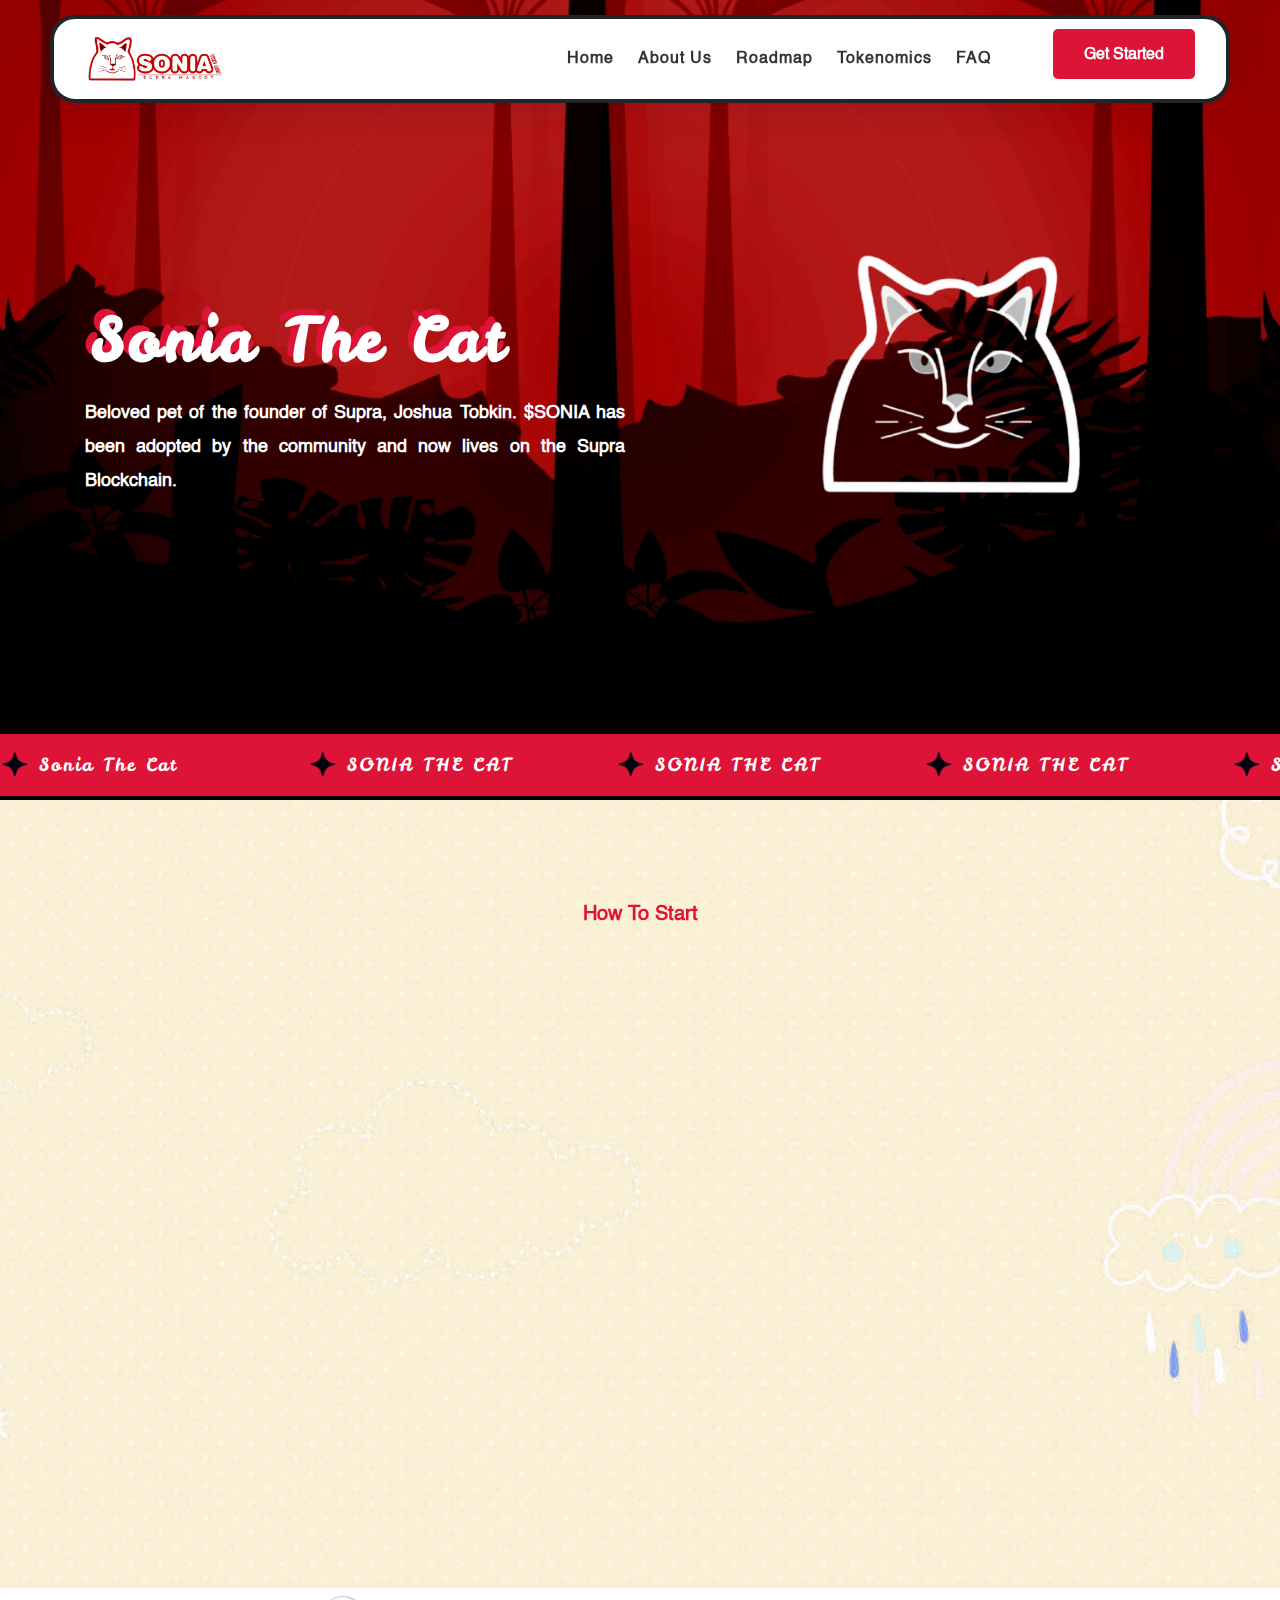
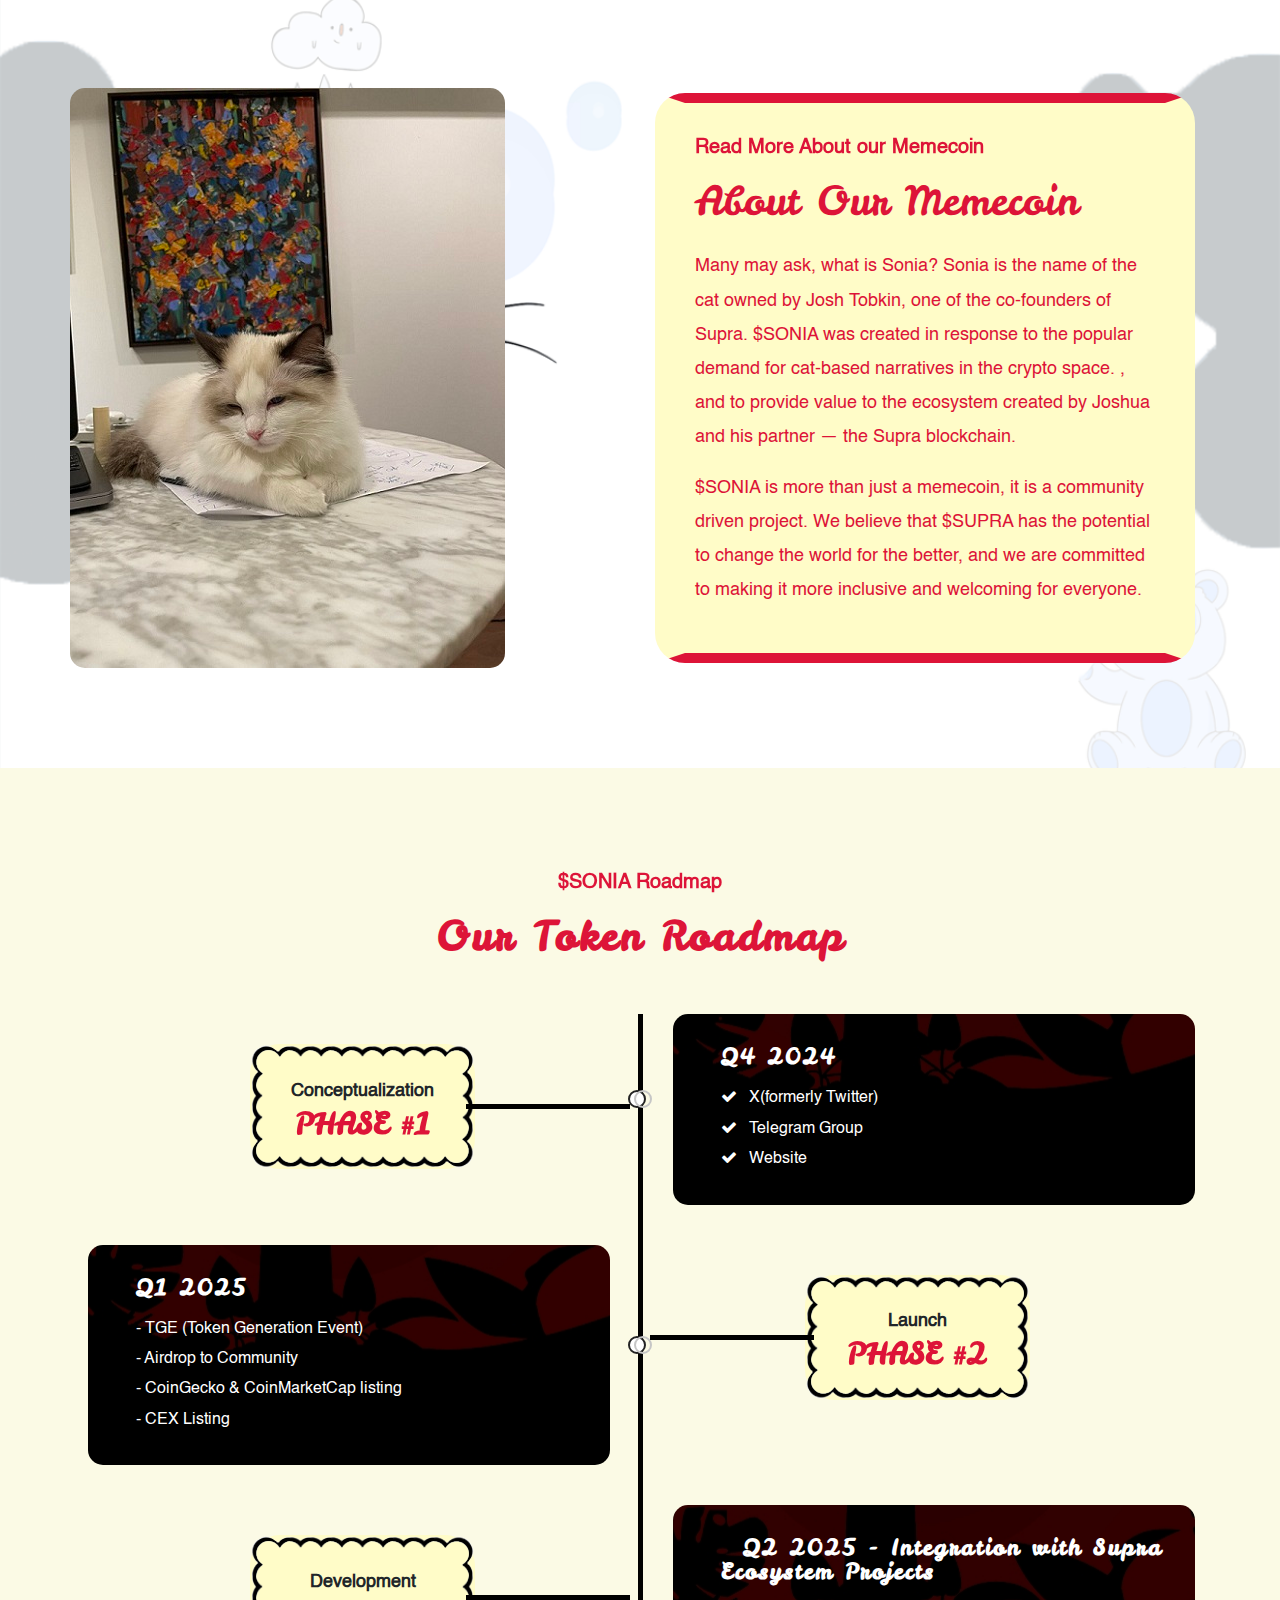
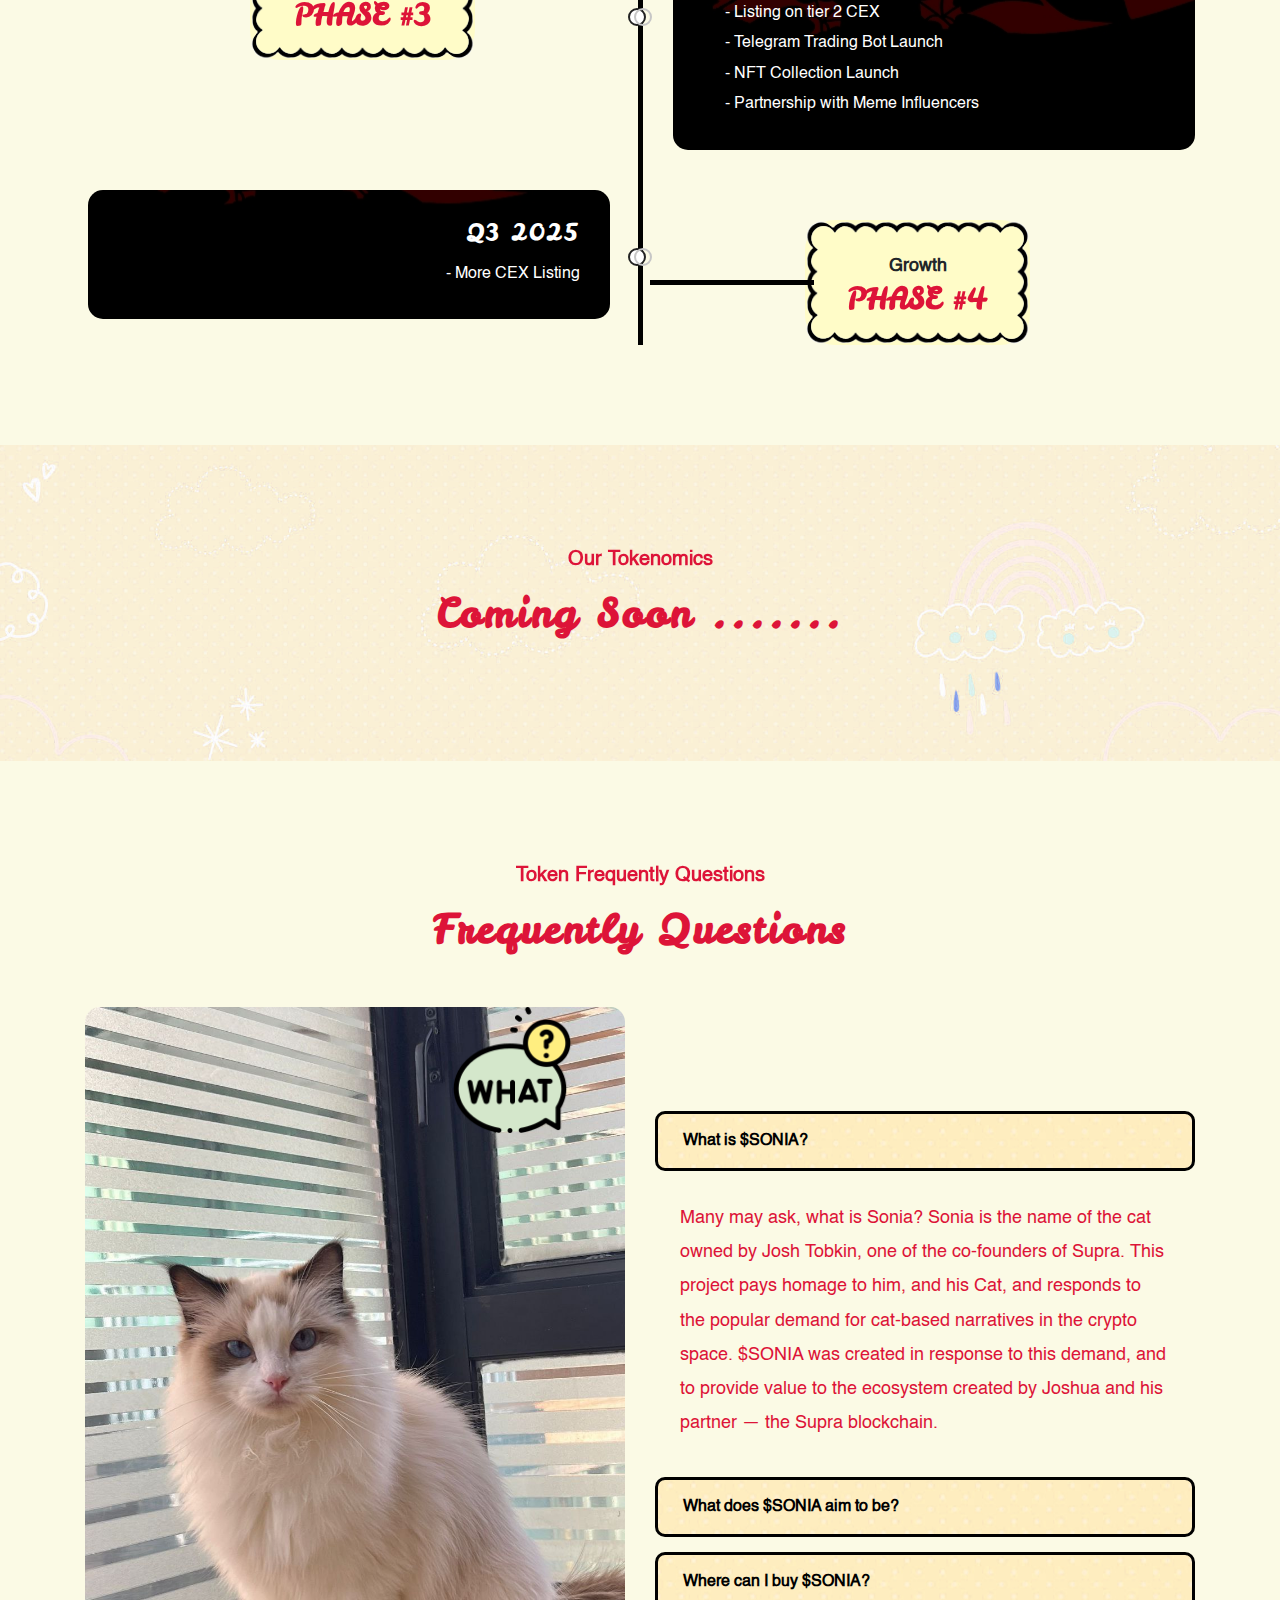
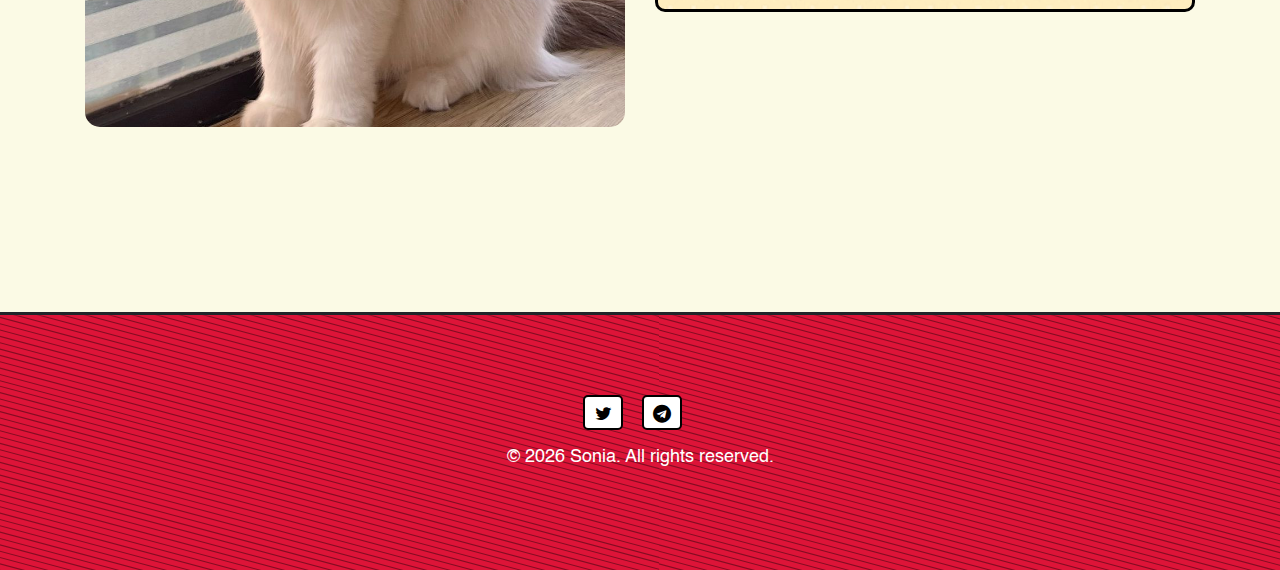
<file: index.html>
<!DOCTYPE html>
<html lang="zxx">
  <head>
    <meta charset="UTF-8" />
    <meta
      name="description"
      content="Sonia the Cat is the beloved pet of Supra's founder, Joshua Tobkin, and now lives on the Supra Blockchain as part of the $SONIA community."
    />
    <meta
      name="keywords"
      content="Sonia the Cat, Supra, $SONIA, blockchain, cryptocurrency, community"
    />
    <meta http-equiv="X-UA-Compatible" content="IE=edge" />
    <meta
      name="viewport"
      content="width=device-width, initial-scale=1, shrink-to-fit=no"
    />

    <!-- Title -->
    <title>Sonia the Cat - The Beloved Pet of Supra's Founder</title>

    <!-- Favicon -->
    <link rel="icon" href="img/core-img/favicon.ico" />

    <!-- Core Stylesheet -->
    <link rel="stylesheet" href="css/style.css" />

    <!-- Responsive Stylesheet -->
    <link rel="stylesheet" href="css/responsive.css" />

    <!-- Font Awesome CSS-->
    <link rel="stylesheet" href="css/font-awesome.min.css" />
    <style>
      .slider-container {
        overflow: hidden;
        width: 100%;
        position: relative;
      }
      .slider {
        display: flex;
        transition: transform 0.5s ease;
      }
      .slider img {
        width: 100%;
        flex-shrink: 0;
      }
    </style>
    <!-- Open Graph Meta Tags for Facebook -->
    <meta property="og:title" content="Sonia the Cat" />
    <meta
      property="og:description"
      content="Join the $SONIA community and learn about Sonia the Cat, the beloved pet of Supra's founder."
    />
    <meta property="og:image" content="cat.png" />
    <meta property="og:url" content="https://soniathecat.com" />
    <meta property="og:type" content="website" />

    <!-- Twitter Card Meta Tags -->
    <meta name="twitter:card" content="summary_large_image" />
    <meta name="twitter:title" content="Sonia the Cat" />
    <meta
      name="twitter:description"
      content="Join the $SONIA community and learn about Sonia the Cat, the beloved pet of Supra's founder."
    />
    <meta name="twitter:image" content="cat.png" />
    <meta name="twitter:url" content="https://soniathecat.com" />

    <!-- WhatsApp Meta Tags -->
    <meta property="og:site_name" content="Sonia the Cat" />
    <meta
      property="whatsapp:description"
      content="Join the $SONIA community and learn about Sonia the Cat, the beloved pet of Supra's founder."
    />
    <meta name="whatsapp:image" content="cat.png" />
    <meta name="whatsapp:url" content="https://soniathecat.com" />
  </head>

  <body class="light-version">
    <!-- Preloader -->
    <div id="preloader">
      <div class="preload-content">
        <div id="dream-load"></div>
      </div>
    </div>

    <!-- ##### Header Area Start ##### -->
    <nav class="navbar navbar-expand-lg navbar-dark fixed-top" id="banner">
      <div class="container">
        <!-- Brand -->
        <a class="navbar-brand" href="#"
          ><span
            ><img
              draggable="false"
              src="img/core-img/logo.png"
              alt="logo"
              style="width: 140px"
          /></span>
        </a>

        <!-- Toggler/collapsibe Button -->
        <button
          class="navbar-toggler"
          type="button"
          data-toggle="collapse"
          data-target="#collapsibleNavbar"
        >
          <span class="navbar-toggler-icon"></span>
        </button>

        <!-- Navbar links -->
        <div class="collapse navbar-collapse" id="collapsibleNavbar">
          <ul class="navbar-nav ml-auto">
            <li class="nav-item">
              <a class="nav-link" href="#">Home</a>
            </li>

            <!-- 

            <li class="nav-item dropdown">
              <a
                class="nav-link dropdown-toggle"
                href="#"
                id="navbardrop"
                data-toggle="dropdown"
                >Home</a
              >
              <div class="dropdown-menu">
                <a class="dropdown-item" href="index-demo-1.html"
                  >Home style 1</a
                >
                <a class="dropdown-item" href="index-demo-2.html"
                  >Home style 2</a
                >
                <a class="dropdown-item" href="index-demo-3.html"
                  >Home style 3</a
                >
              </div>
            </li>
  -->
            <li class="nav-item">
              <a class="nav-link" href="#about">About Us</a>
            </li>
            <li class="nav-item">
              <a class="nav-link" href="#roadmap">Roadmap</a>
            </li>
            <li class="nav-item">
              <a class="nav-link" href="#features">Tokenomics</a>
            </li>
            <li class="nav-item">
              <a class="nav-link" href="#faq">FAQ</a>
            </li>

            <li class="lh-55px">
              <a href="#buy" class="btn copy-btn v2 ml-50">Get Started</a>
            </li>
          </ul>
        </div>
      </div>
    </nav>
    <!-- ##### Header Area End ##### -->

    <!-- ##### Welcome Area Start ##### -->
    <section class="hero-section de-3 section-padding" id="home">
      <!-- Hero Content -->
      <div class="hero-section-content">
        <div class="container">
          <div class="row align-items-center">
            <!-- Welcome Content -->
            <div class="col-12 col-lg-6 col-md-12">
              <div class="welcome-content">
                <h1 class="gradient-t green fadeInUp" data-wow-delay="0.2s">
                  Sonia The Cat
                </h1>
                <p
                  class="w-text fadeInUp"
                  data-wow-delay="0.3s"
                  style="text-align: justify"
                >
                  Beloved pet of the founder of Supra, Joshua Tobkin. $SONIA has
                  been adopted by the community and now lives on the Supra
                  Blockchain.
                </p>
                <!--


                <div class="d-inline-block">
                  <div class="contract-add contract-border align-items-center">
                    <i class="fa fa-copy"></i>
                    <input type="text" value="" id="myInput" />
                    <span class="b-text bold">
                      Coming Soon..................................</span
                    >
                    <div class="tooltipy">
                      <span class="tooltiptext" id="myTooltip"
                        >Copy to clipboard</span
                      >
                      <button
                        class="copy-btn ml-8"
                        onclick="myFunction()"
                        onmouseout="outFunc()"
                      >
                        Copy
                      </button>
                    </div>
                  </div>
                </div>
                -->
              </div>
            </div>
            <div class="col-lg-6">
              <div class="hedo-wrapper v2 floating-anim mt-10">
                <img src="cat.png" alt="" />
              </div>
            </div>
          </div>
        </div>
      </div>
    </section>
    <!-- ##### Welcome Area End ##### -->

    <div class="clearfix"></div>

    <div class="moving-bg">
      <div class="marquee-block">
        <img src="img/core-img/globe.png" alt="" />
        <p class="w-text">Sonia The Cat</p>
      </div>
      <div class="marquee-block">
        <img src="img/core-img/globe.png" alt="" />
        <p class="w-text">SONIA THE CAT</p>
      </div>
      <div class="marquee-block">
        <img src="img/core-img/globe.png" alt="" />
        <p class="w-text">SONIA THE CAT</p>
      </div>
      <div class="marquee-block">
        <img src="img/core-img/globe.png" alt="" />
        <p class="w-text">SONIA THE CAT</p>
      </div>
      <div class="marquee-block">
        <img src="img/core-img/globe.png" alt="" />
        <p class="w-text">SONIA THE CAT</p>
      </div>
      <div class="marquee-block">
        <img src="img/core-img/globe.png" alt="" />
        <p class="w-text">SONIA THE CAT</p>
      </div>
      <div class="marquee-block">
        <img src="img/core-img/globe.png" alt="" />
        <p class="w-text">SONIA THE CAT</p>
      </div>
      <div class="marquee-block">
        <img src="img/core-img/globe.png" alt="" />
        <p class="w-text">SONIA THE CAT</p>
      </div>
    </div>

    <!---
    
    
    <div class="section-padding-100-70 about-bg relative">
      <div class="container">
        <div class="section-heading text-center">
          <div
            class="dream-dots justify-content-center fadeInUp"
            data-wow-delay="0.2s"
          >
            <span class="gradient-t green">Get It Now On</span>
          </div>
          <h2 class="fadeInUp" data-wow-delay="0.3s">Get It Now On</h2>
          <p class="fadeInUp" data-wow-delay="0.4s">
            Lorem ipsum dolor sit amet, consectetur adipiscing elit. Sed quis
            accumsan nisi Ut ut felis congue nisl hendrerit commodo.
          </p>
        </div>
        <div class="row align-items-center">
          <div class="col-lg-3 col-md-6">
            <div class="who-we-contant mt-s">
              <ul class="token-information">
                <a href="#">
                  <li>
                    <h6><img src="img/icons/p1.png" class="mr-1" /> binance</h6>
                  </li>
                </a>
                <a href="#">
                  <li>
                    <h6><img src="img/icons/p4.png" class="mr-1" /> Huobi</h6>
                  </li>
                </a>
              </ul>
            </div>
          </div>
          <div class="col-lg-3 col-md-6">
            <div class="who-we-contant mt-s">
              <ul class="token-information">
                <a href="#">
                  <li>
                    <h6><img src="img/icons/p2.png" class="mr-1" /> kucoin</h6>
                  </li>
                </a>
                <a href="#">
                  <li>
                    <h6><img src="img/icons/p5.png" class="mr-1" /> Crypto</h6>
                  </li>
                </a>
              </ul>
            </div>
          </div>
          <div class="col-lg-3 col-md-6">
            <div class="who-we-contant mt-s">
              <ul class="token-information">
                <a href="#">
                  <li>
                    <h6><img src="img/icons/p3.png" class="mr-1" /> bybit</h6>
                  </li>
                </a>
                <a href="#">
                  <li>
                    <h6><img src="img/icons/p6.png" class="mr-1" /> bitget</h6>
                  </li>
                </a>
              </ul>
            </div>
          </div>
          <div class="col-lg-3 col-md-6">
            <div class="who-we-contant mt-s">
              <ul class="token-information">
                <a href="#">
                  <li>
                    <h6><img src="img/icons/p7.png" class="mr-1" /> bingx</h6>
                  </li>
                </a>
                <a href="#">
                  <li>
                    <h6><img src="img/icons/p8.png" class="mr-1" /> okx</h6>
                  </li>
                </a>
              </ul>
            </div>
          </div>
        </div>
      </div>
    </div>
    -->

    <section class="darky how section-padding-100-50 dotted-bg" id="buy">
      <div class="container">
        <div class="section-heading text-center">
          <div
            class="dream-dots justify-content-center wow fadeInUp"
            data-wow-delay="0.2s"
          >
            <span class="gradient-t green">How To Start</span>
          </div>
          <h2 class="wow fadeInUp" data-wow-delay="0.3s">How To Buy Tokens?</h2>
          <p class="wow fadeInUp" data-wow-delay="0.4s"></p>
        </div>
        <div class="row">
          <div class="col-12 col-md-6 col-lg-4">
            <!-- Content
             
            
            1. Prepare your Supra tokens: 
2. Download Starkey Wallet: 
3. 
            
            -->
            <div
              class="service_single_content box-shadow text-center mb-100 wow fadeInUp"
              data-wow-delay="0.2s"
            >
              <h6>Prepare your Supra tokens</h6>
              <p>Get them ready from any of the CEXs.</p>
              <br />
              <br />
              <br />

              <!-- Icon -->
              <div class="service_icon">
                <img
                  draggable="false"
                  src="img/core-img/supra.png"
                  style="border-radius: 12px; width: 100px"
                  class="white-icon"
                  alt=""
                />
              </div>
            </div>
          </div>
          <div class="col-12 col-md-6 col-lg-4">
            <!-- Content -->
            <div
              class="service_single_content box-shadow text-center mb-100 wow wow fadeInUp"
              data-wow-delay="0.3s"
            >
              <h6>Download Starkey Wallet</h6>
              <p>Essential for managing your $SONIA tokens.</p>
              <br />
              <br />

              <!-- Icon -->
              <div class="service_icon">
                <img
                  draggable="false"
                  src="img/core-img/starkey.png"
                  style="border-radius: 12px"
                  class="white-icon"
                  alt=""
                />
              </div>
            </div>
          </div>
          <div class="col-12 col-md-6 col-lg-4">
            <!-- Content -->
            <div
              class="service_single_content box-shadow text-center mb-100 wow fadeInUp"
              data-wow-delay="0.4s"
            >
              <h6>Watch for the Launch</h6>
              <p>
                Await the Memepad launch on the Supra Blockchain. Join the
                <b>fair launch—no presale.</b>
              </p>
              <!-- Icon -->
              <div class="service_icon">
                <img
                  draggable="false"
                  src="img/core-img/logo.png"
                  style="border-radius: 12px; width: 180px"
                  class="white-icon"
                  alt=""
                />
              </div>
            </div>
          </div>
        </div>
      </div>
    </section>

    <!-- ##### About Us Area Start ##### -->
    <section class="section-padding-100 about-bg" id="about">
      <div class="container">
        <div class="row align-items-center">
          <div class="col-12 col-lg-6 offset-lg-0 col-md-12 no-padding-left">
            <div class="welcome-meter">
              <img
                draggable="false"
                class="comp-img floating-anim"
                src="./img/core-img/cat1.png"
                alt=""
              />
            </div>
          </div>
          <div class="col-12 col-lg-6 offset-lg-0 mt-s">
            <div class="who-we-contant wavy-border">
              <div class="dream-dots text-left fadeInUp" data-wow-delay="0.2s">
                <span class="gradient-text">Read More About our Memecoin</span>
              </div>
              <h4 class="fadeInUp" data-wow-delay="0.3s">About Our Memecoin</h4>

              <p class="fadeInUp" data-wow-delay="0.4s">
                Many may ask, what is Sonia? Sonia is the name of the cat owned
                by Josh Tobkin, one of the co-founders of Supra. $SONIA was
                created in response to the popular demand for cat-based
                narratives in the crypto space. , and to provide value to the
                ecosystem created by Joshua and his partner — the Supra
                blockchain.
              </p>
              <p class="fadeInUp" data-wow-delay="0.5s">
                $SONIA is more than just a memecoin, it is a community driven
                project. We believe that $SUPRA has the potential to change the
                world for the better, and we are committed to making it more
                inclusive and welcoming for everyone.
              </p>
              <!--

 <a
                class="btn copy-btn v2 mt-15 fadeInUp"
                data-wow-delay="0.6s"
                href="#"
                >Read More</a


              >

              -->
            </div>
          </div>
        </div>
      </div>
    </section>

    <!-- ##### About Us Area End ##### -->

    <!-- ##### Token Info Start ##### -->

    <!--  
    <div class="section-padding-100 relative counter-bg">
      <div class="container">
        <div class="row align-items-center">
          <div class="col-12 col-lg-6 col-md-12">
            <div class="who-we-contant white-section has-shadow">
              <h4 class="fadeInUp" data-wow-delay="0.3s">Buy Token Now!</h4>
              <p class="fadeInUp" data-wow-delay="0.4s">
                Lorem ipsum dolor sit amet, consectetur adipiscing elit. Duis at
                dictum risus, non suscipit arcu. Quisque aliquam posuere tortor,
                sit amet convallis nunc in.
              </p>
              <p class="fadeInUp" data-wow-delay="0.5s">
                Lorem ipsum dolor sit amet, consectetur adipisicing elit.
                Suscipit ipsa ut quasi adipisci voluptates, voluptatibus.
              </p>
            </div>
            <div class="mt-30">
              <a
                class="btn w-100 copy-btn v3 mt-15 fadeInUp"
                data-wow-delay="0.6s"
                href="#"
                >Buy Token Now</a
              >
            </div>
          </div>
          <div class="col-12 col-lg-5 offset-lg-1 col-md-12 mt-s">
            <div class="creamy-section">
              <div class="ico-counter">
                <div class="counter-down">
                  <div class="content">
                    <div class="conuter-header">
                      <h3 class="w-text text-center">TOKEN SALE ENDS IN</h3>
                    </div>
                    <div class="counterdown-content">
                      
                      <div class="count-down titled circled text-center">
                        <div class="simple_timer"></div>
                      </div>
                    </div>
                  </div>
                </div>
              </div>
              <div class="ico-progress">
                <ul class="list-unstyled list-inline clearfix mb-10">
                  <li class="title">33m</li>
                  <li class="strength">75m</li>
                </ul>

                 
                <div class="current-progress">
                  <div
                    class="progress-bar has-gradient"
                    style="width: 75%"
                  ></div>
                </div>
                <span class="pull-left">Softcap in 103 days</span>
                <span class="pull-right">Token Hardcap</span>
              </div>
              <h4 class="pre-price">Pre-Sale 1 ETH = 8,000 Token</h4>
              <img src="img/core-img/payment.png" alt="" />
            </div>
          </div>
        </div>
      </div>
    </div>
-->
    <section class="roadmap section-padding-100" id="roadmap">
      <div class="section-heading text-center">
        <div
          class="dream-dots justify-content-center fadeInUp"
          data-wow-delay="0.2s"
        >
          <span class="gradient-text green">$SONIA Roadmap</span>
        </div>
        <h2 class="fadeInUp" data-wow-delay="0.3s">Our Token Roadmap</h2>
        <p class="fadeInUp" data-wow-delay="0.4s"></p>
      </div>
      <div class="container">
        <div class="row">
          <div class="col-md-12">
            <div class="main-timeline">
              <div class="timeline">
                <div class="icon"></div>
                <div class="date-content">
                  <div class="date-outer">
                    <span class="date">
                      <span class="month">Conceptualization</span>
                      <span class="year gradient-t green">PHASE #1</span>
                    </span>
                  </div>
                </div>
                <div class="timeline-content">
                  <span class="arrowo"></span>
                  <h5
                    class="title"
                    style="text-align: left; padding-left: 18px"
                  >
                    Q4 2024
                  </h5>
                  <p
                    class="description text-light-gray"
                    style="text-align: left; padding-left: 18px"
                  >
                    <i class="fa fa-check"></i> &nbsp X(formerly Twitter)
                    <br />
                    <i class="fa fa-check"></i> &nbsp Telegram Group
                    <br />

                    <i class="fa fa-check"></i> &nbsp Website
                  </p>
                </div>
              </div>
              <div class="timeline">
                <div class="icon"></div>
                <div class="date-content">
                  <div class="date-outer">
                    <span class="date">
                      <span class="month">Launch</span>
                      <span class="year gradient-t green">PHASE #2</span>
                    </span>
                  </div>
                </div>
                <div class="timeline-content">
                  <span class="arrowo"></span>
                  <h5
                    class="title"
                    style="text-align: left; padding-left: 18px"
                  >
                    Q1 2025
                  </h5>
                  <p
                    class="description text-light-gray"
                    style="text-align: left; padding-left: 18px"
                  >
                    - TGE (Token Generation Event)
                    <br />- Airdrop to Community <br />- CoinGecko &amp;
                    CoinMarketCap listing <br />- CEX Listing
                  </p>
                </div>
              </div>
              <div class="timeline">
                <div class="icon"></div>
                <div class="date-content">
                  <div class="date-outer">
                    <span class="date">
                      <span class="month">Development</span>
                      <span class="year gradient-t green">PHASE #3</span>
                    </span>
                  </div>
                </div>
                <div class="timeline-content">
                  <span class="arrowo"></span>
                  <h5
                    class="title"
                    style="text-align: left; padding-left: 18px"
                  >
                    &nbsp Q2 2025 - Integration with Supra Ecosystem Projects
                  </h5>
                  <p
                    class="description text-light-gray"
                    style="text-align: left; padding-left: 18px"
                  >
                    &nbsp- Listing on tier 2 CEX <br />
                    &nbsp- Telegram Trading Bot Launch <br />
                    &nbsp- NFT Collection Launch <br />
                    &nbsp- Partnership with Meme Influencers
                  </p>
                </div>
              </div>
              <div class="timeline">
                <div class="icon"></div>
                <div class="date-content">
                  <div class="date-outer">
                    <span class="date">
                      <span class="month">Growth</span>
                      <span class="year gradient-t green">PHASE #4</span>
                    </span>
                  </div>
                </div>
                <div class="timeline-content">
                  <span class="arrowo"></span>
                  <h5 class="title">Q3 2025</h5>
                  <p class="description text-light-gray">- More CEX Listing</p>
                </div>
              </div>
            </div>
          </div>
        </div>
      </div>
    </section>

    <!-- ##### Token Info Start ##### -->
    <div class="section-padding-100-70 dotted-bg relative" id="features">
      <div class="container">
        <div class="section-heading text-center">
          <div
            class="dream-dots justify-content-center fadeInUp"
            data-wow-delay="0.2s"
          >
            <span class="gradient-t green">Our Tokenomics</span>
          </div>
          <!--
              <h2 class="fadeInUp" data-wow-delay="0.3s">
            Total Supply - 88,888,888,888,888
          </h2>
          -->

          <h2 class="fadeInUp" data-wow-delay="0.3s">Coming soon .......</h2>

          <p class="fadeInUp" data-wow-delay="0.4s"></p>
        </div>

        <!--
     
        <div class="row align-items-center">
          <div class="col-lg-4 col-md-6">
            <div class="who-we-contant mt-s">
              <ul class="token-information">
                <li>
                  <h6>
                    <span class="gradient-t green mr-1">85%</span> Liquidity
                  </h6>
                </li>
                                
                <li>
                  <h6><span class="gradient-t green mr-1">10%</span> Dex</h6>
                </li>  
              </ul>
            </div>
          </div>
          <div class="col-lg-4 col-md-6">
            <div class="who-we-contant mt-s">
              <ul class="token-information">
                <li>
                  <h6>
                    <span class="gradient-t green mr-1">5%</span> Community
                  </h6>
                </li>

                 <li>
                  <h6>
                    <span class="gradient-t green mr-1">20%</span> marketing
                  </h6>
                </li>  
              </ul>
            </div>
          </div>

          <div class="col-lg-4 col-md-6">
            <div class="who-we-contant mt-s">
              <ul class="token-information">
                <li>
                  <h6>
                    <span class="gradient-t green mr-1">10%</span> Donation
                  </h6>
                </li>
                  
                <li>
                  <h6>
                    <span class="gradient-t green mr-1">8%</span> CEX and Market
                    Making
                  </h6>
                </li>  
              </ul>
            </div>
          </div>

          
          
          <div class="col-lg-4 offset-md-4 col-md-6">
            <div class="who-we-contant mt-s">
              <ul class="token-information">
                <li>
                  <img src="img/icons/t9.png" class="mon-img1" alt="" />
                  <h6>
                    <span class="gradient-t green mr-1">5%</span> Burn Tokens
                  </h6>
                </li>
              </ul>

            </div>

          </div>
          
           
        </div>

   
-->
      </div>
    </div>

    <!-- ##### FAQ & Timeline Area Start ##### -->
    <div class="faq-timeline-area section-padding-100-85" id="faq">
      <div class="container">
        <div class="section-heading text-center">
          <div
            class="dream-dots justify-content-center fadeInUp"
            data-wow-delay="0.2s"
          >
            <span class="gradient-t green">Token Frequently Questions</span>
          </div>
          <h2 class="fadeInUp" data-wow-delay="0.3s">Frequently Questions</h2>
          <p class="fadeInUp" data-wow-delay="0.4s"></p>
        </div>
        <div class="row align-items-center">
          <div
            class="col-12 col-lg-6 offset-lg-0 col-md-8 offset-md-2 col-sm-12"
          >
            <div class="welcome-meter">
              <img
                draggable="false"
                class="comp-img"
                src="img/core-img//cat2.png"
                alt=""
              />
              <img
                draggable="false"
                class="supportImg floating-anim"
                src="img/core-img/trade.png"
                alt="image"
              />
            </div>
          </div>
          <div class="col-12 col-lg-6 col-md-12">
            <div class="dream-faq-area mt-s">
              <dl style="margin-bottom: 0">
                <!-- Single FAQ Area -->
                <dt class="wave fadeInUp" data-wow-delay="0.2s">
                  What is $SONIA?
                </dt>
                <dd class="fadeInUp" data-wow-delay="0.3s">
                  <p>
                    Many may ask, what is Sonia? Sonia is the name of the cat
                    owned by Josh Tobkin, one of the co-founders of Supra. This
                    project pays homage to him, and his Cat, and responds to the
                    popular demand for cat-based narratives in the crypto space.
                    $SONIA was created in response to this demand, and to
                    provide value to the ecosystem created by Joshua and his
                    partner — the Supra blockchain.
                  </p>
                </dd>
                <!-- Single FAQ Area -->
                <dt class="wave fadeInUp" data-wow-delay="0.3s">
                  What does $SONIA aim to be?
                </dt>
                <dd>
                  <p>
                    $SONIA aims to be the face of Supra, and the mascot of the
                    fast growing Supra Blockchain. $SONIA strives to be the
                    premier memecoin on Supra, engaging the masses with
                    significant utility and industry-recognized brand to onboard
                    billions onchain.
                  </p>
                </dd>
                <!-- Single FAQ Area -->
                <dt class="wave fadeInUp" data-wow-delay="0.4s">
                  Where can I buy $SONIA?
                </dt>
                <dd>
                  <p>
                    $SONIA is no listed yet. Follow our social media pages so
                    you don't miss listing announcements.
                  </p>
                </dd>
              </dl>
            </div>
          </div>
        </div>
      </div>
    </div>
    <!-- ##### FAQ & Timeline Area End ##### -->

    <!--
    
    <section class="container">
      <div class="subscribe section-padding-0-100">
        <div class="row">
          <div class="col-sm-12">
            <div class="subscribe-wrapper">
              <div class="section-heading text-center">
                <h2
                  class="wow fadeInUp"
                  data-wow-delay="0.3s"
                  style="
                    visibility: visible;
                    animation-delay: 0.3s;
                    animation-name: fadeInUp;
                  "
                >
                  Don’t Miss ICO News And Updates!
                </h2>
                <p
                  class="wow fadeInUp"
                  data-wow-delay="0.4s"
                  style="
                    visibility: visible;
                    animation-delay: 0.4s;
                    animation-name: fadeInUp;
                  "
                >
                  Lorem ipsum dolor sit amet, consectetur adipiscing elit. Sed
                  quis accumsan nisi Ut ut felis congue nisl hendrerit commodo.
                </p>
              </div>
              <div class="service-text text-center">
                <div class="subscribe-section has-shadow">
                  <div class="input-wrapper">
                    <i class="fa fa-home"></i>
                    <input type="email" placeholder="Enter your Email" />
                  </div>
                  <button class="btn copy-btn v2">Subscribe</button>
                </div>
              </div>
            </div>
          </div>
        </div>
      </div>
    </section>
    -->

    <!-- ##### Footer Area Start ##### -->
    <footer
      class="footer-area bg-img"
      style="background-image: url(img/core-img/pattern.png)"
    >
      <!-- ##### Contact Area Start ##### -->
      <!---
       

      <div class="contact_us_area section-padding-0-0" id="contact">
        <div class="container">
          <div class="row">
            <div class="col-12">
              <div class="section-heading text-center">
                <div
                  class="dream-dots justify-content-center fadeInUp"
                  data-wow-delay="0.2s"
                >
                  <span class="gradient-text">Contact us</span>
                </div>
                <h2 class="fadeInUp" data-wow-delay="0.3s">Contact With Us</h2>
                <p class="fadeInUp" data-wow-delay="0.4s">
                  Lorem ipsum dolor sit amet, consectetur adipiscing elit. Sed
                  quis accumsan nisi Ut ut felis congue nisl hendrerit commodo.
                </p>
              </div>
            </div>
          </div>

           
          <div class="row justify-content-center">
            <div class="col-12 col-md-10 col-lg-8">
              <div class="contact_form">
                <form
                  action="#"
                  method="post"
                  id="main_contact_form"
                  novalidate
                >
                  <div class="row">
                    <div class="col-12">
                      <div id="success_fail_info"></div>
                    </div>

                    <div class="col-12 col-md-6">
                      <div class="group fadeInUp" data-wow-delay="0.2s">
                        <input type="text" name="name" id="name" required />
                        <span class="highlight"></span>
                        <span class="bar"></span>
                        <label>Name</label>
                      </div>
                    </div>
                    <div class="col-12 col-md-6">
                      <div class="group fadeInUp" data-wow-delay="0.3s">
                        <input type="text" name="email" id="email" required />
                        <span class="highlight"></span>
                        <span class="bar"></span>
                        <label>Email</label>
                      </div>
                    </div>
                    <div class="col-12">
                      <div class="group fadeInUp" data-wow-delay="0.4s">
                        <input
                          type="text"
                          name="subject"
                          id="subject"
                          required
                        />
                        <span class="highlight"></span>
                        <span class="bar"></span>
                        <label>Subject</label>
                      </div>
                    </div>
                    <div class="col-12">
                      <div class="group fadeInUp" data-wow-delay="0.5s">
                        <textarea
                          name="message"
                          id="message"
                          required
                        ></textarea>
                        <span class="highlight"></span>
                        <span class="bar"></span>
                        <label>Message</label>
                      </div>
                    </div>
                    <div
                      class="col-12 text-center fadeInUp"
                      data-wow-delay="0.6s"
                    >
                      <button type="submit" class="btn copy-btn v2">
                        Send Message
                      </button>
                    </div>
                  </div>
                </form>
              </div>
            </div>
          </div>
        </div>
      </div>


       -->
      <!-- ##### Contact Area End ##### -->

      <div class="footer-content-area" style="text-align: center">
        <!-- Social Icon -->
        <div class="footer-social-info fadeInUp" data-wow-delay="0.4s">
          <a href="https://x.com/soniamemecto?s=21"
            ><i class="fa fa-twitter" aria-hidden="true"></i
          ></a>

          <a href="https://t.me/soniasupracto"
            ><i class="fa fa-telegram" aria-hidden="true"></i
          ></a>

          <p style="color: white; padding-top: 10px">
            &copy; <span id="copyright-year"></span> Sonia. All rights reserved.
          </p>
        </div>
        <!--
        <div class="container">
          <div class="row">
            <div class="col-12 col-lg-4 col-md-6">
              <div class="footer-copywrite-info">
                 
                <div class="copywrite_text fadeInUp" data-wow-delay="0.2s">
                  <div class="footer-logo">
                    <a href="#"
                      ><img
                        draggable="false"
                        src="img/core-img/logo.png"
                        alt="logo"
                      />
                    </a>
                  </div>
                  <p>
                    Beloved pet of the founder of Supra, Joshua Tobkin. $SONIA
                    has been adopted by the community and now lives on the Supra
                    Blockchain
                  </p>
                </div>
                
                <div class="footer-social-info fadeInUp" data-wow-delay="0.4s">
                  <a href="#"
                    ><i class="fa fa-twitter" aria-hidden="true"></i
                  ></a>

                  <a href="#"
                    ><i class="fa fa-telegram" aria-hidden="true"></i
                  ></a>
                </div>
              </div>
            </div>

            <div class="col-12 col-lg-3 col-md-6">
              <div class="contact_info_area d-sm-flex justify-content-between">
                 
                <div
                  class="contact_info mt-x text-center fadeInUp"
                  data-wow-delay="0.3s"
                >
                  <h5>PRIVACY & TOS</h5>
                  <a href="#"><p>Advertiser Agreement</p></a>
                  <a href="#"><p>Acceptable Use Policy</p></a>
                  <a href="#"><p>Privacy Policy</p></a>
                  <a href="#"><p>Technology Privacy</p></a>
                  <a href="#"><p>Developer Agreement</p></a>
                </div>
              </div>
            </div>

            <div class="col-12 col-lg-2 col-md-6">
               
              <div class="contact_info_area d-sm-flex justify-content-between">
                <div
                  class="contact_info mt-s text-center fadeInUp"
                  data-wow-delay="0.2s"
                >
                  <h5>NAVIGATE</h5>
                  <a href="#"><p>Advertisers</p></a>
                  <a href="#"><p>Developers</p></a>
                  <a href="#"><p>Resources</p></a>
                  <a href="#"><p>Company</p></a>
                  <a href="#"><p>Connect</p></a>
                </div>
              </div>
            </div>

            <div class="col-12 col-lg-3 col-md-6">
              <div class="contact_info_area d-sm-flex justify-content-between">
                 
                <div
                  class="contact_info mt-s text-center fadeInUp"
                  data-wow-delay="0.4s"
                >
                  <h5>CONTACT US</h5>
                  <p>Mailing Address:xx00 E. Union Ave</p>
                  <p>Suite 1100. Denver, CO 80237</p>
                  <p>+999 90932 627</p>
                  <p>support@yourdomain.com</p>
                </div>
              </div>
            </div>
          </div>
        </div>

        -->
      </div>
    </footer>
    <!-- ##### Footer Area End ##### -->

    <!-- ########## All JS ########## -->
    <!-- jQuery js -->
    <script src="js/jquery.min.js"></script>
    <!-- Popper js -->
    <script src="js/popper.min.js"></script>
    <!-- Bootstrap js -->
    <script src="js/bootstrap.min.js"></script>
    <!-- All Plugins js -->
    <script src="js/plugins.js"></script>

    <script src="js/jquery.syotimer.min.js"></script>

    <!-- script js -->
    <script src="js/script.js"></script>
    <script src="js/copy.js"></script>

    <script>
      // Get the current year
      const currentYear = new Date().getFullYear();
      // Set the innerHTML of the copyright year span
      document.getElementById("copyright-year").innerHTML = currentYear;
    </script>
  </body>
</html>
</file>
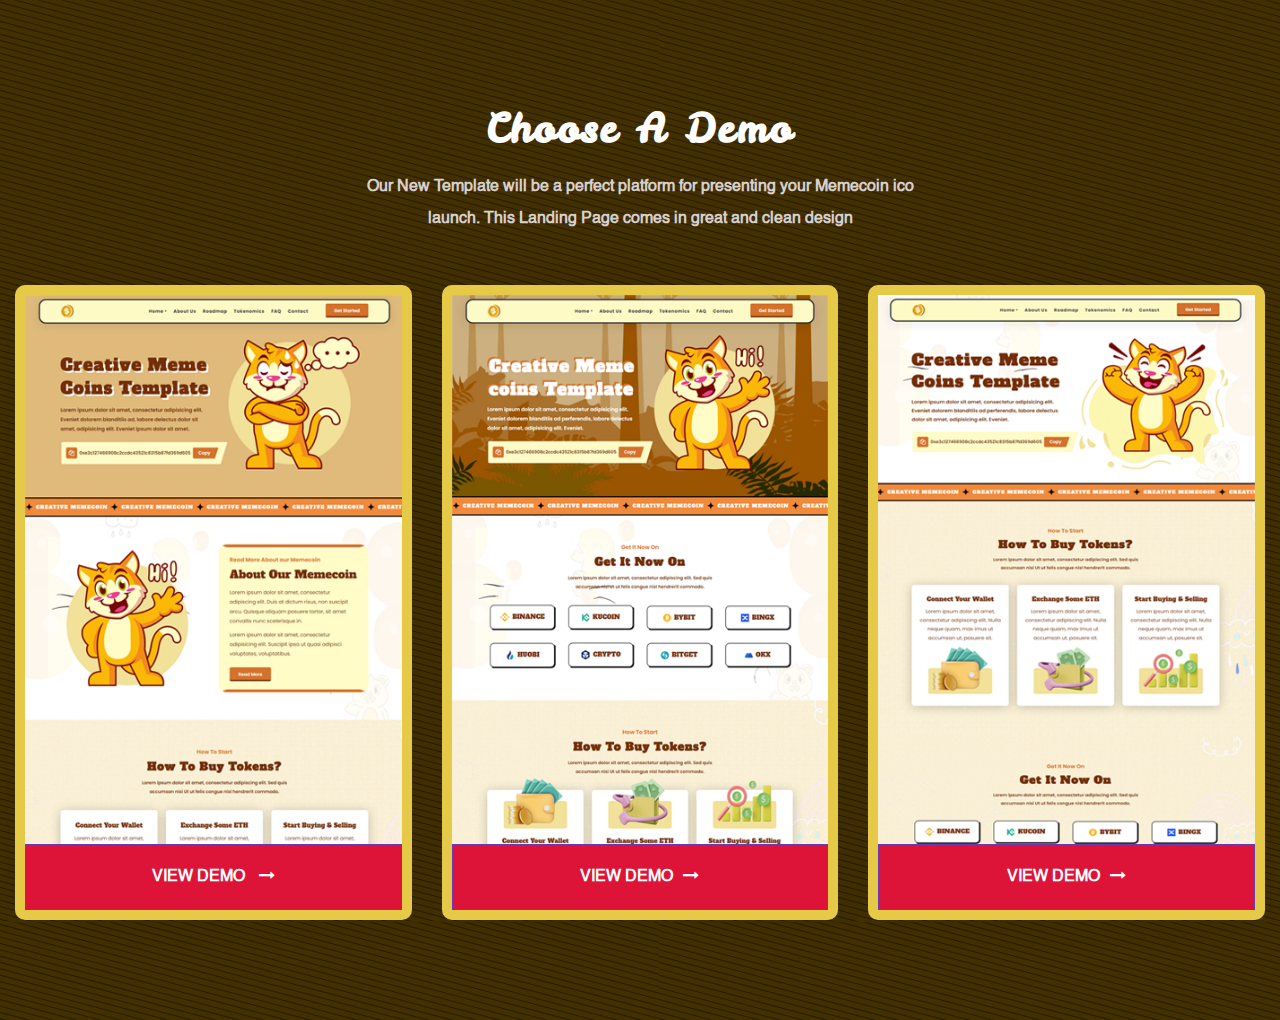
<file: index-1.html>
<!DOCTYPE html>
<html lang="en">

<head>
    <meta charset="UTF-8">
    <meta name="description" content="">
    <meta http-equiv="X-UA-Compatible" content="IE=edge">
    <meta name="viewport" content="width=device-width, initial-scale=1, shrink-to-fit=no">

    <!-- Title -->
    <title> Multipurpose Template</title>

    <!-- Favicon -->
    <link rel="icon" href="img/core-img/favicon.ico">

    <!-- Core Stylesheet -->
    <link rel="stylesheet" href="css/style.css">

    <!-- Responsive Stylesheet -->
    <link rel="stylesheet" href="css/responsive.css">

</head>

<body class="">
    <!-- Preloader -->
    <div id="preloader">
        <div class="preload-content">
            <div id="dream-load"></div>
        </div>
    </div>

    <section class="demo section-padding-100-70" id="demo">
        <div class="container">
            <div class="section-heading text-center">
                
                <h2 class="wow fadeInUp" data-wow-delay="0.3s">Choose a demo</h2>
                <p class="wow fadeInUp g-text" data-wow-delay="0.4s">Our New Template will be a perfect platform for presenting your Memecoin ico launch. This Landing Page comes in great and clean design</p>
            </div>
            <div class="row">

                <div class="col-lg-4 col-md-6 col-sm-12">
                    <div class="demo-item">
                        <a href='index-demo-1.html' target='_blank'><img draggable="false" src="img/demos/demo-1.png" alt="demo" class="img-responsive"></a>
                        <div class="preview-btn-wrapper text-center">
                            <a class='preview-demo' href='index-demo-1.html' target='_blank'>View demo <i class="fa fa-long-arrow-right"></i></a>
                        </div>
                    </div>
                </div>

                <div class="col-lg-4 col-md-6 col-sm-12">
                    <div class="demo-item">
                        <a href='index-demo-2.html' target='_blank'><img draggable="false" src="img/demos/demo-2.png" alt="demo" class="img-responsive"></a>
                        <div class="preview-btn-wrapper text-center">
                            <a class='preview-demo' href='index-demo-2.html' target='_blank'>View demo<i class="fa fa-long-arrow-right"></i></a>
                        </div>
                    </div>
                </div>

                <div class="col-lg-4 col-md-6 col-sm-12">
                    <div class="demo-item">
                        <a href='index-demo-3.html' target='_blank'><img draggable="false" src="img/demos/demo-3.png" alt="demo" class="img-responsive"></a>
                        <div class="preview-btn-wrapper text-center">
                            <a class='preview-demo' href='index-demo-3.html' target='_blank'>View demo<i class="fa fa-long-arrow-right"></i></a>
                        </div>
                    </div>
                </div>

                
            </div>
        </div>
    </section>

    

    <!-- ########## All JS ########## -->
    <!-- jQuery js -->
    <script src="js/jquery.min.js"></script>
    <!-- Popper js -->
    <script src="js/popper.min.js"></script>
    <!-- Bootstrap js -->
    <script src="js/bootstrap.min.js"></script>
    <!-- All Plugins js -->
    <script src="js/plugins.js"></script>
    <script src="js/animated.js"></script>
    <!-- script js -->
    <script src="js/script.js"></script>

</body>


</html>
</file>
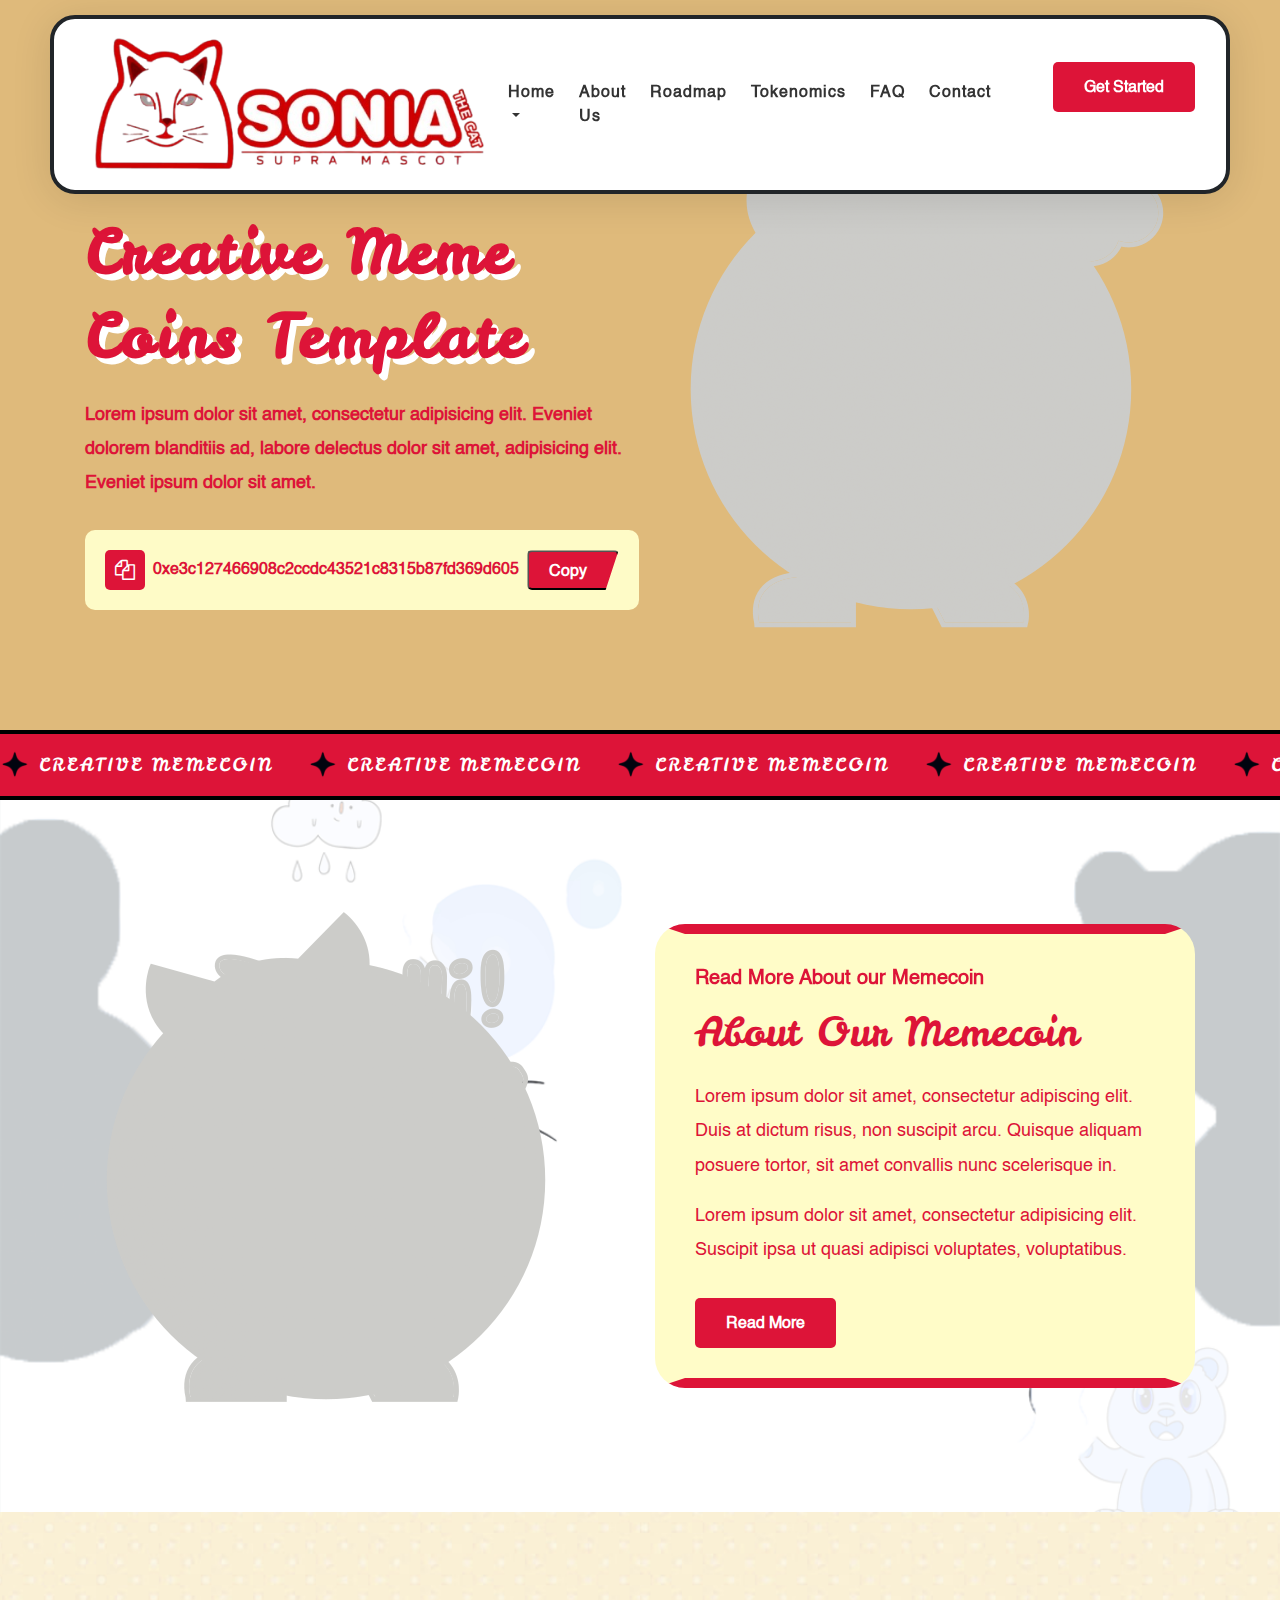
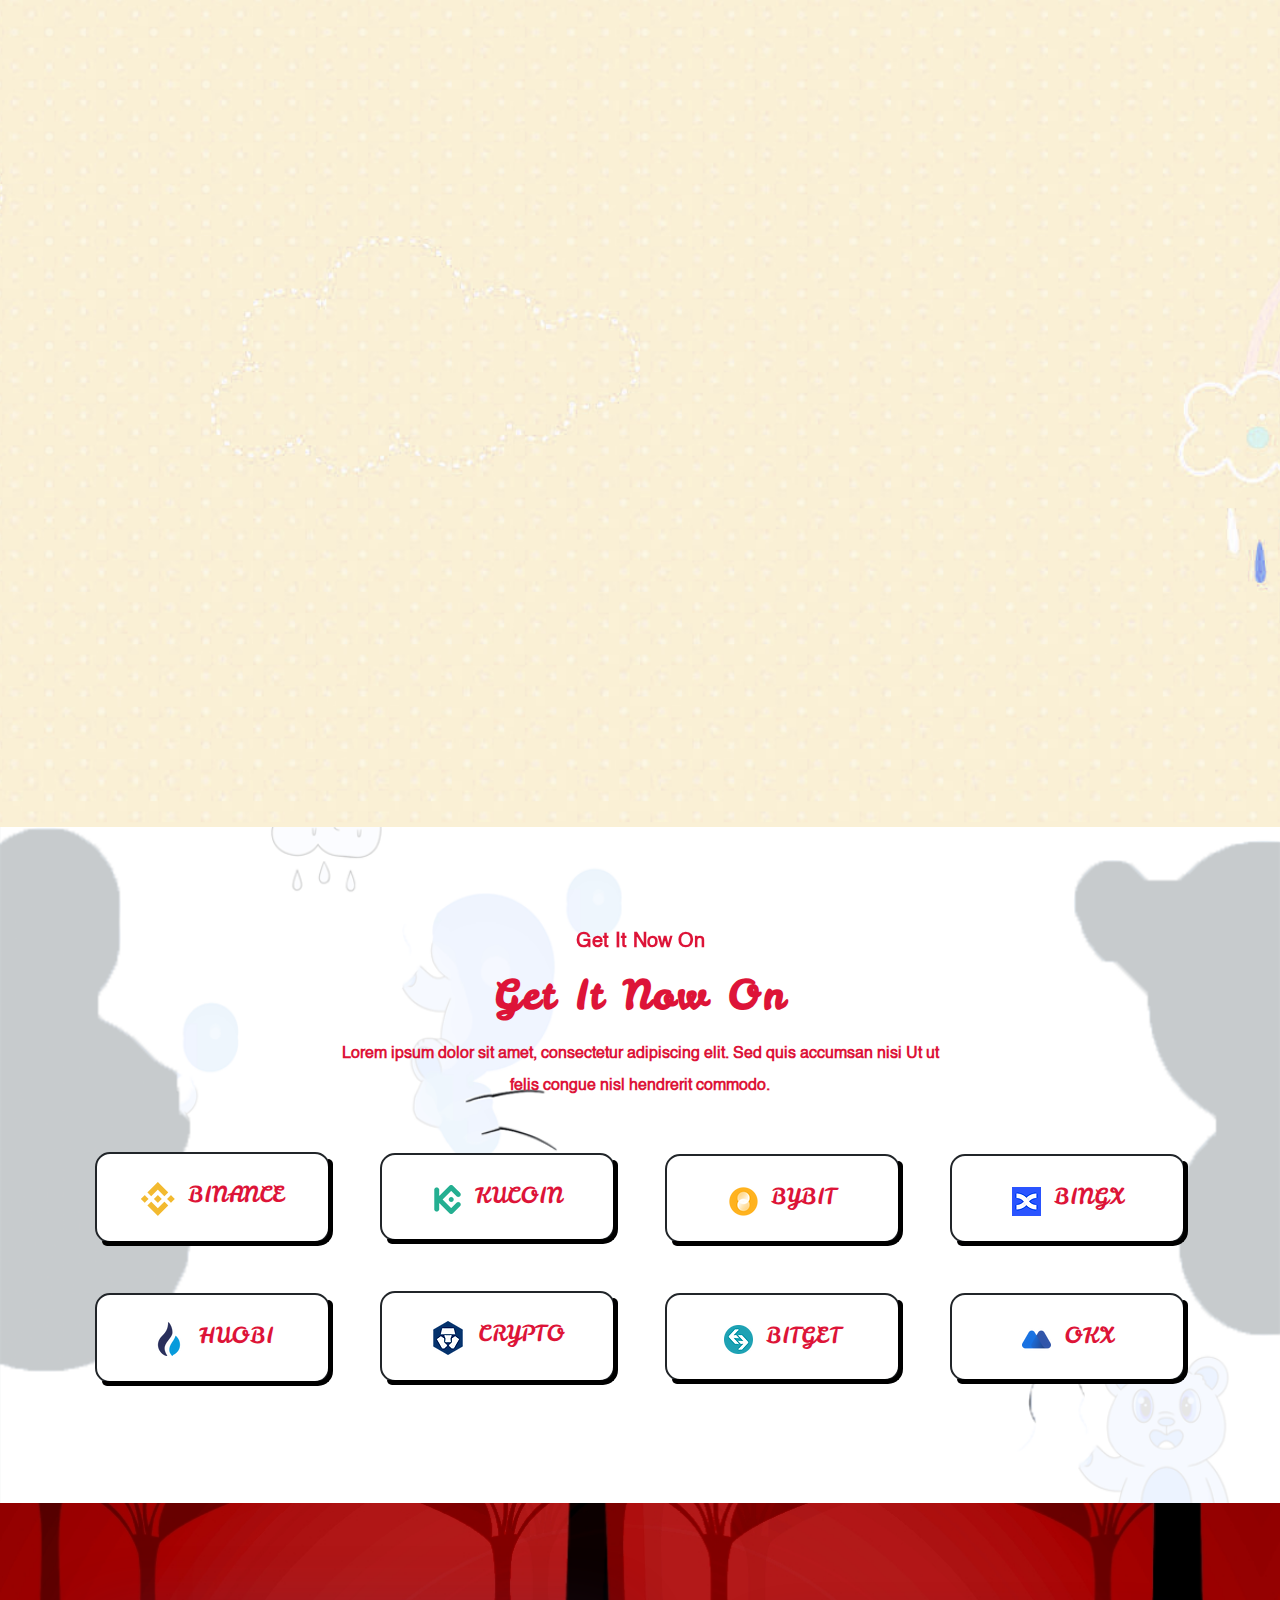
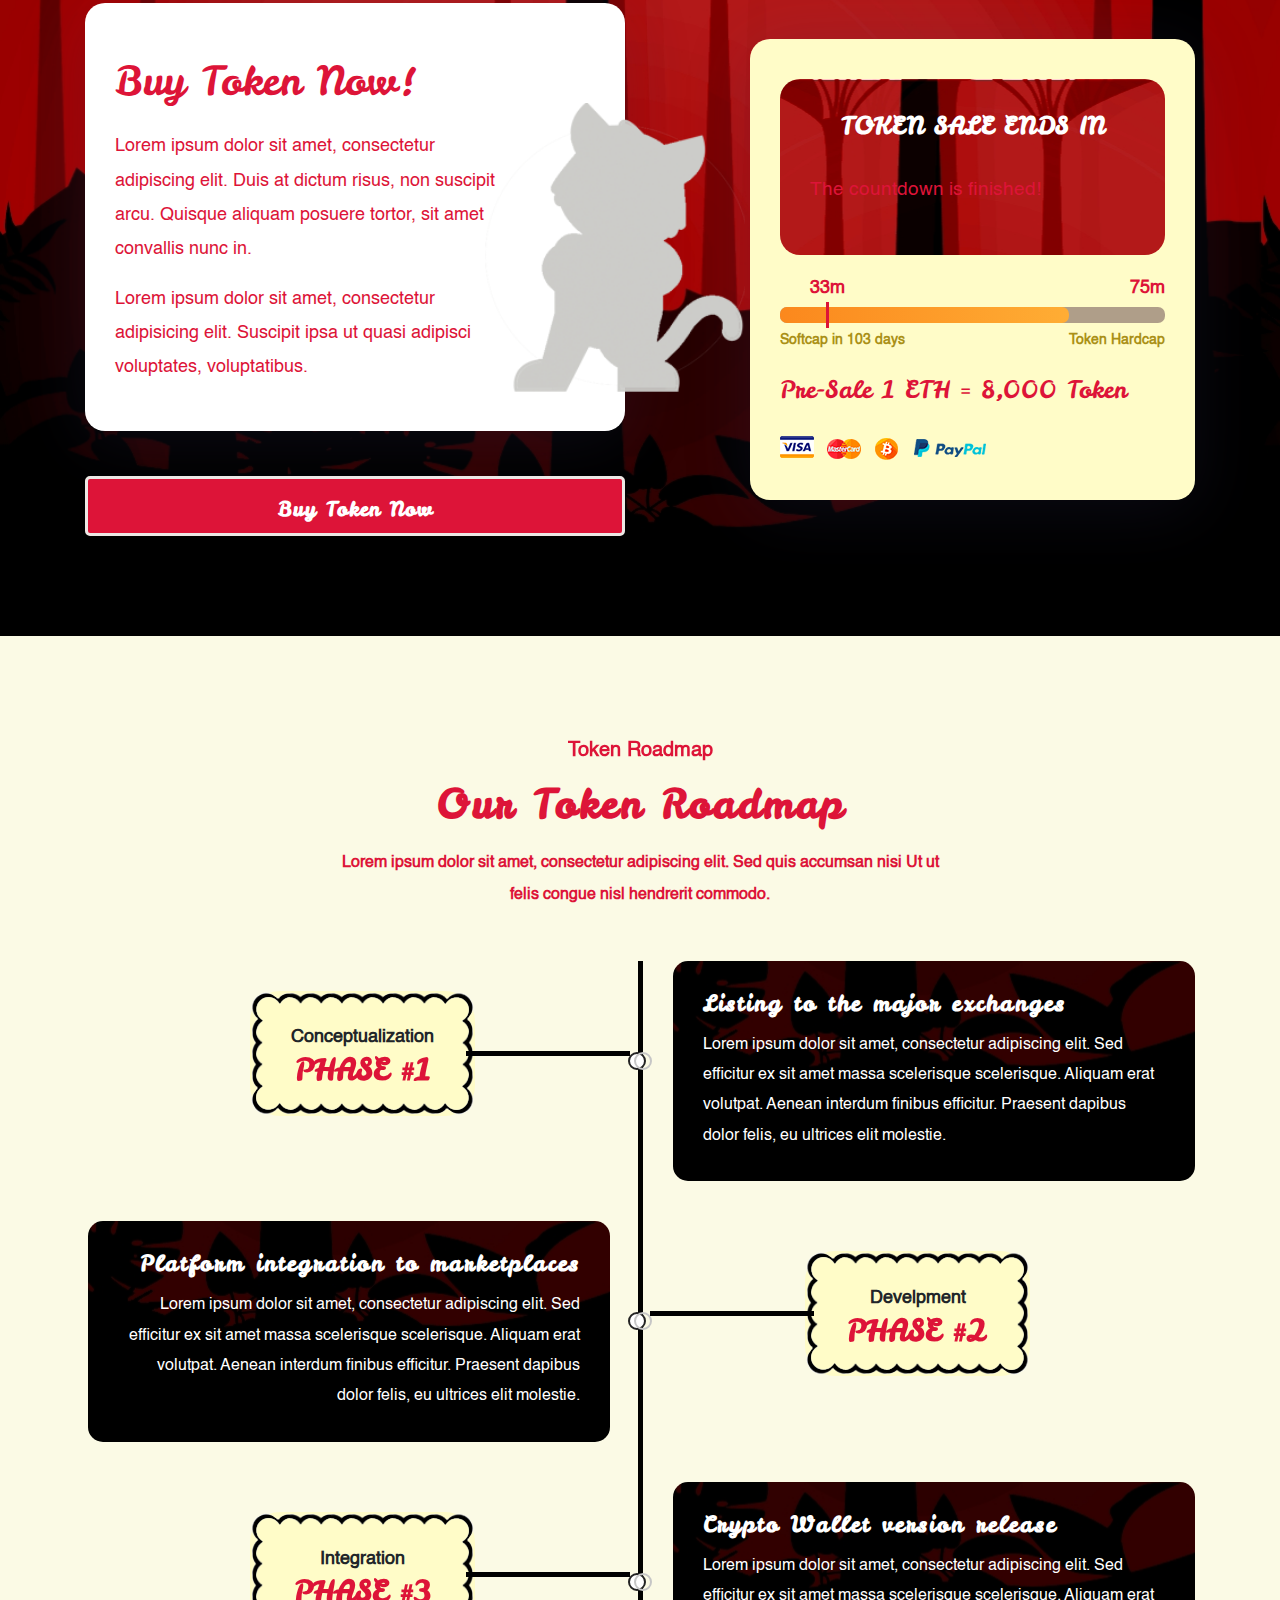
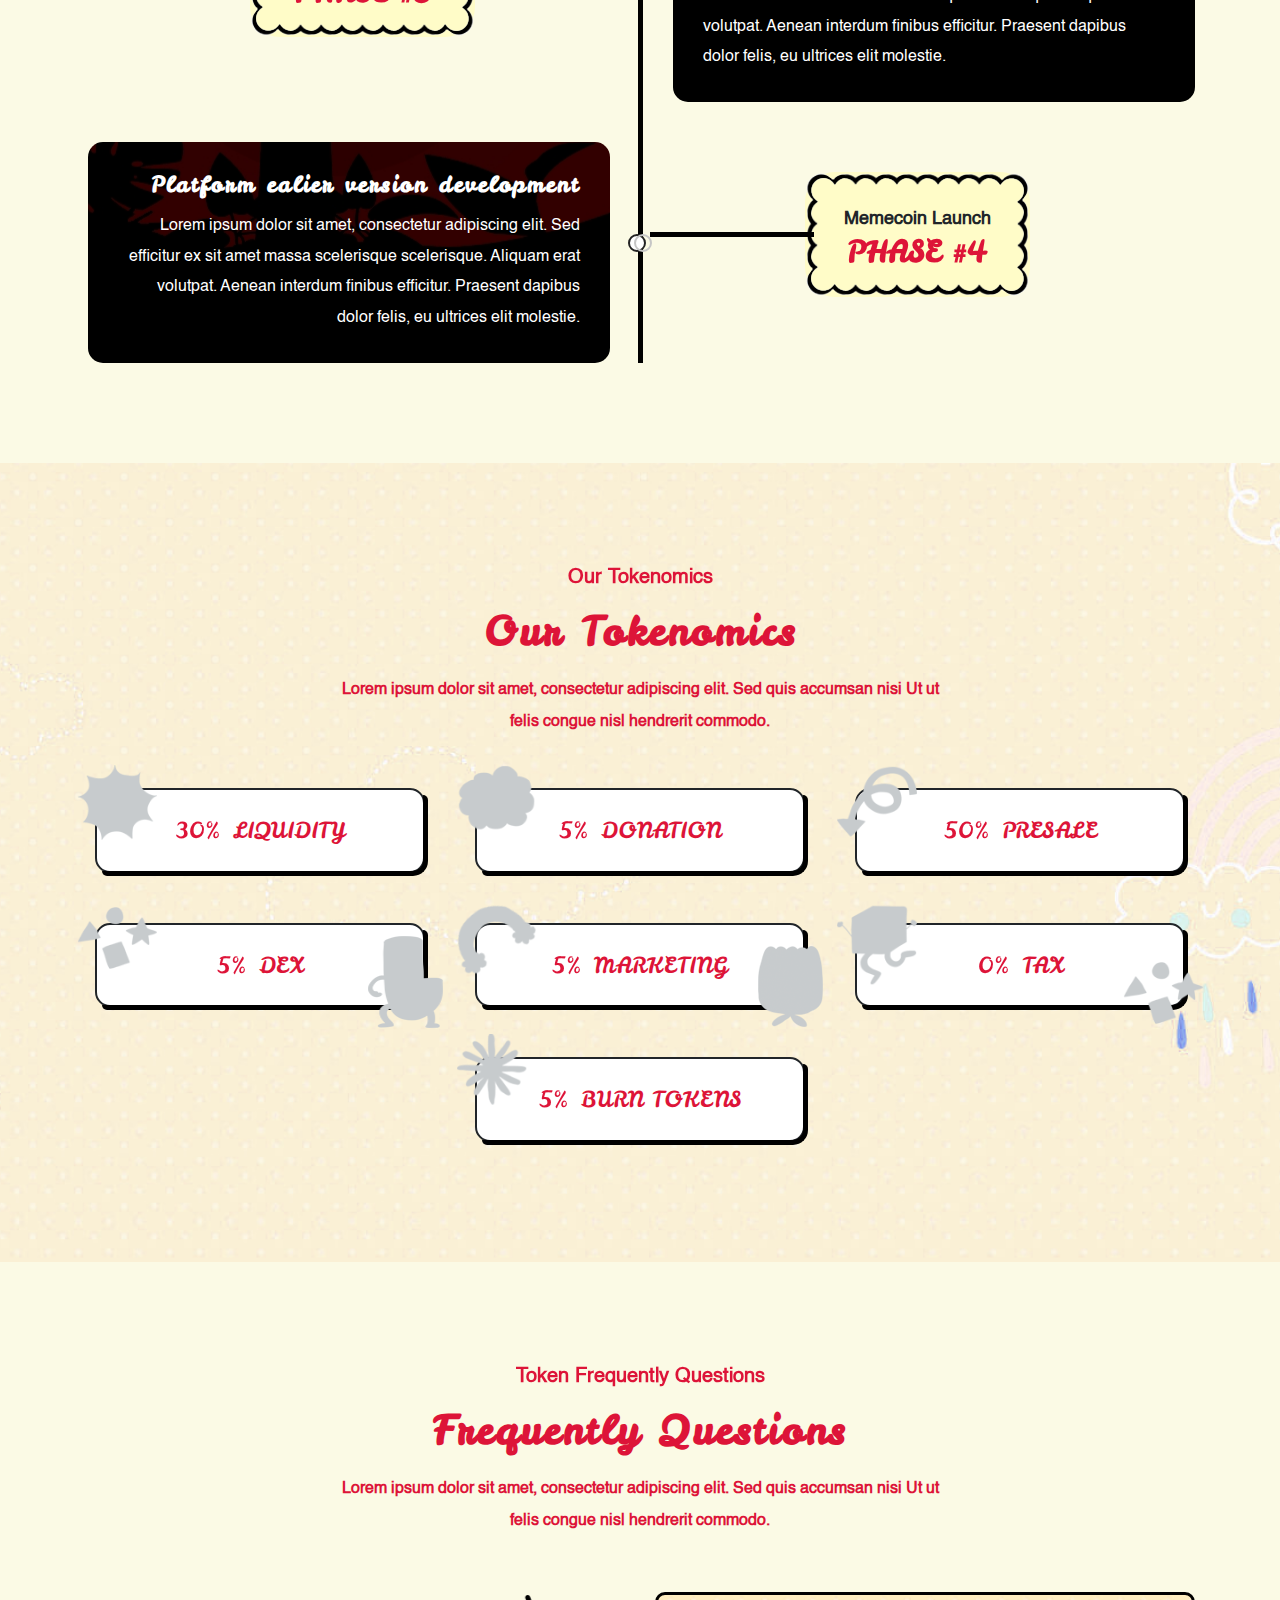
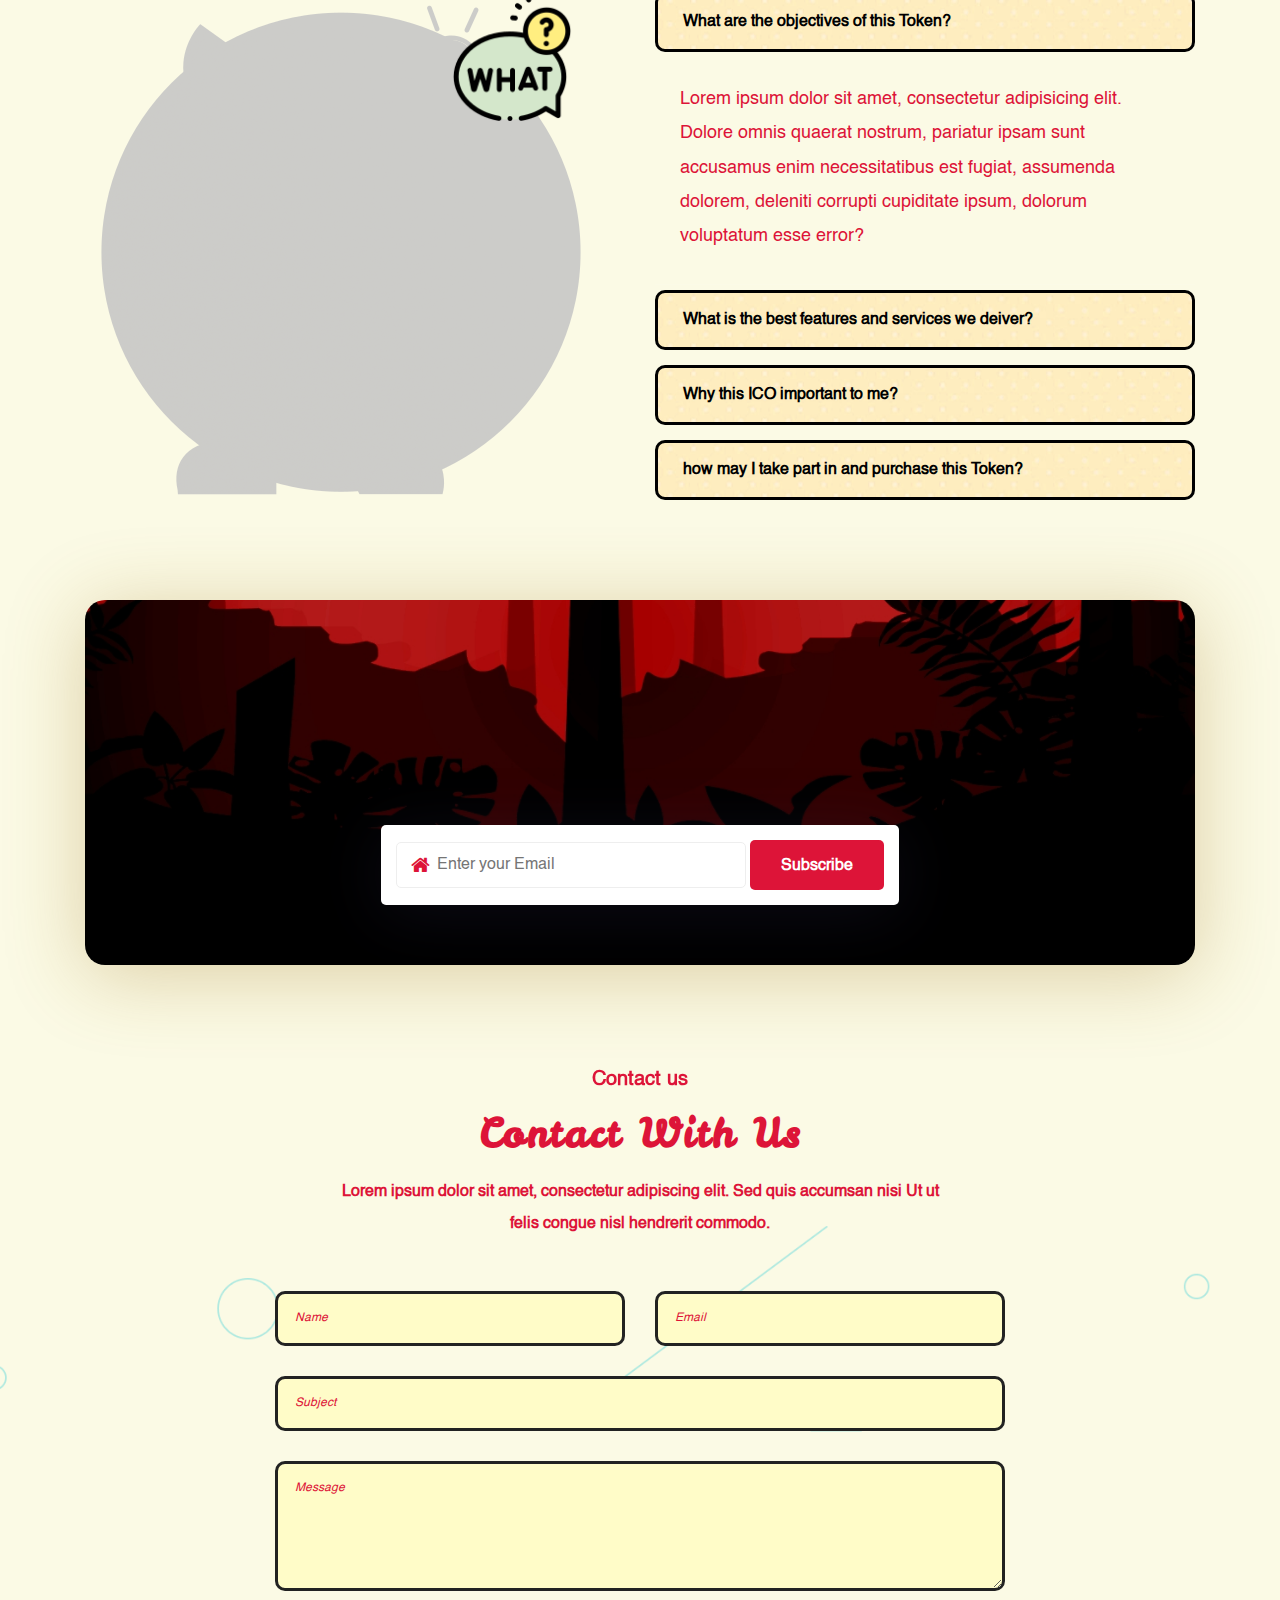
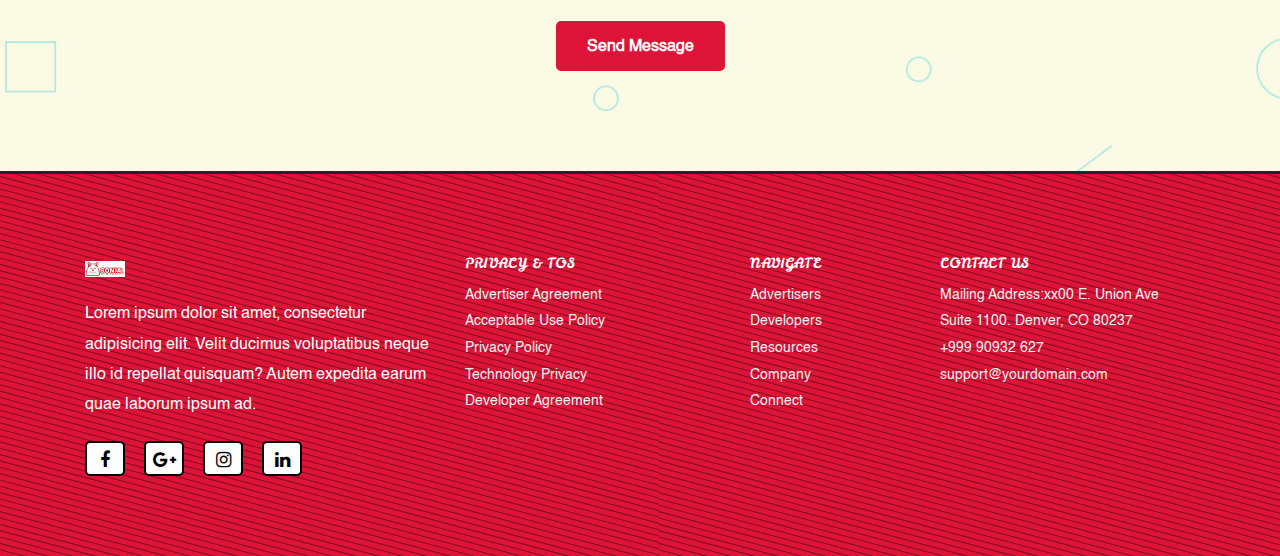
<file: index-demo-1.html>
<!DOCTYPE html>
<html lang="zxx">

<head>
    <meta charset="UTF-8">
    <meta name="description" content="">
    <meta http-equiv="X-UA-Compatible" content="IE=edge">
    <meta name="viewport" content="width=device-width, initial-scale=1, shrink-to-fit=no">

    <!-- Title -->
    <title>Multipurpose Template</title>

    <!-- Favicon -->
    <link rel="icon" href="img/core-img/favicon.ico">

    <!-- Core Stylesheet -->
    <link rel="stylesheet" href="css/style.css">

    <!-- Responsive Stylesheet -->
    <link rel="stylesheet" href="css/responsive.css">

</head>

<body class="light-version">
    <!-- Preloader -->
    <div id="preloader">
        <div class="preload-content">
            <div id="dream-load"></div>
        </div>
    </div>

    <!-- ##### Header Area Start ##### -->
    <nav class="navbar navbar-expand-lg navbar-dark fixed-top" id="banner">
        <div class="container">
            <!-- Brand -->
            <a class="navbar-brand" href="#"><span><img draggable="false" src="img/core-img/logo.png" alt="logo"></span> </a>

            <!-- Toggler/collapsibe Button -->
            <button class="navbar-toggler" type="button" data-toggle="collapse" data-target="#collapsibleNavbar">
                <span class="navbar-toggler-icon"></span>
            </button>

            <!-- Navbar links -->
            <div class="collapse navbar-collapse" id="collapsibleNavbar">
                <ul class="navbar-nav ml-auto">
                    <li class="nav-item dropdown">
                        <a class="nav-link dropdown-toggle" href="#" id="navbardrop" data-toggle="dropdown">Home</a>
                        <div class="dropdown-menu">
                            <a class='dropdown-item' href='index-demo-1.html'>Home style 1</a>
                            <a class='dropdown-item' href='index-demo-2.html'>Home style 2</a>
                            <a class='dropdown-item' href='index-demo-3.html'>Home style 3</a>
                        </div>
                    </li>
                    <li class="nav-item">
                        <a class="nav-link" href="#about">About Us</a>
                    </li>
                    <li class="nav-item">
                        <a class="nav-link" href="#roadmap">Roadmap</a>
                    </li>
                    <li class="nav-item">
                        <a class="nav-link" href="#features">Tokenomics</a>
                    </li>
                    <li class="nav-item">
                        <a class="nav-link" href="#faq">FAQ</a>
                    </li>
                    
                    <li class="nav-item">
                        <a class="nav-link" href="#contact">Contact</a>
                    </li>
                    <li class="lh-55px"><a href="#" class="btn copy-btn v2 ml-50">Get Started</a></li>
                </ul>
            </div>
        </div>
    </nav>
    <!-- ##### Header Area End ##### -->

    <!-- ##### Welcome Area Start ##### -->
    <section class="hero-section version1 section-padding relative" id="home">
        <!-- Hero Content -->
        <div class="hero-section-content">
            
            <div class="container ">
                <div class="row align-items-center">
                    <!-- Welcome Content -->
                    <div class="col-12 col-lg-6 col-md-12">
                        <div class="welcome-content">
                            <h1 class="fadeInUp" data-wow-delay="0.2s">Creative Meme Coins Template</h1>
                            <p class="fadeInUp" data-wow-delay="0.3s">Lorem ipsum dolor sit amet, consectetur adipisicing elit. Eveniet dolorem blanditiis ad, labore delectus dolor sit amet, adipisicing elit. Eveniet ipsum dolor sit amet.</p>
                            <div class="d-inline-block">   
                                <div class="contract-add contract-border align-items-center">
                                    <i class="fa fa-copy"></i>
                                    <input type="text" value="0xe3c127466908c2ccdc43521c8315b87fd369d605" id="myInput">
                                    <span class="b-text bold"> 0xe3c127466908c2ccdc43521c8315b87fd369d605</span>
                                    <div class="tooltipy">
                                        <span class="tooltiptext" id="myTooltip">Copy to clipboard</span>
                                        <button class="copy-btn ml-8" onclick="myFunction()" onmouseout="outFunc()">
                                            Copy
                                        </button>
                                    </div>
                                </div>
                            </div>
                        </div>
                    </div>
                    <div class="col-lg-6 text-center">
                        <div class="hedo-wrapper floating-anim mt-50">
                            <img src="img/core-img/header-img2.png" alt="">
                        </div>
                    </div>
                    
                </div>
            </div>
        </div>
    </section>
    <!-- ##### Welcome Area End ##### -->


    <div class="moving-bg">
        <div class="marquee-block">
          <img src="img/core-img/globe.png" alt="">
          <p class="w-text">CREATIVE MEMECOIN</p>
        </div>
        <div class="marquee-block">
          <img src="img/core-img/globe.png" alt="">
          <p class="w-text">CREATIVE MEMECOIN</p>
        </div>
        <div class="marquee-block">
          <img src="img/core-img/globe.png" alt="">
          <p class="w-text">CREATIVE MEMECOIN</p>
        </div>
        <div class="marquee-block">
          <img src="img/core-img/globe.png" alt="">
          <p class="w-text">CREATIVE MEMECOIN</p>
        </div>
        <div class="marquee-block">
          <img src="img/core-img/globe.png" alt="">
          <p class="w-text">CREATIVE MEMECOIN</p>
        </div>
        <div class="marquee-block">
          <img src="img/core-img/globe.png" alt="">
          <p class="w-text">CREATIVE MEMECOIN</p>
        </div>
        <div class="marquee-block">
          <img src="img/core-img/globe.png" alt="">
          <p class="w-text">CREATIVE MEMECOIN</p>
        </div>
        <div class="marquee-block">
          <img src="img/core-img/globe.png" alt="">
          <p class="w-text">CREATIVE MEMECOIN</p>
        </div>
      </div>

    <!-- ##### About Us Area Start ##### -->
    <section class="section-padding-100 about-bg" id="about">
        
        <div class="container">
            <div class="row align-items-center">
                <div class="col-12 col-lg-6 offset-lg-0 col-md-12 no-padding-left">
                    <div class="welcome-meter">
                        <img draggable="false" class="comp-img floating-anim" src="img/core-img/about.png"  alt="">
                    </div>
                </div>
                <div class="col-12 col-lg-6 offset-lg-0 mt-s">
                    <div class="who-we-contant wavy-border">
                        <div class="dream-dots text-left fadeInUp" data-wow-delay="0.2s">
                            <span class="gradient-text">Read More About our Memecoin</span>
                        </div>
                        <h4 class="fadeInUp" data-wow-delay="0.3s">About Our Memecoin</h4>
                        <p class="fadeInUp" data-wow-delay="0.4s">Lorem ipsum dolor sit amet, consectetur adipiscing elit. Duis at dictum risus, non suscipit arcu. Quisque aliquam posuere tortor, sit amet convallis nunc scelerisque in.</p>
                        <p class="fadeInUp" data-wow-delay="0.5s">Lorem ipsum dolor sit amet, consectetur adipisicing elit. Suscipit ipsa ut quasi adipisci voluptates, voluptatibus.</p>
                        <a class="btn copy-btn v2 mt-15 fadeInUp" data-wow-delay="0.6s" href="#">Read More</a>
                    </div>
                </div>

            </div>
        </div>
    </section>
    <!-- ##### About Us Area End ##### -->

    <section class="darky how section-padding-100-50 dotted-bg">

        <div class="container">

            <div class="section-heading text-center">
                
                <div class="dream-dots justify-content-center wow fadeInUp" data-wow-delay="0.2s">
                    <span class="gradient-t green">How To Start</span>
                </div>
                <h2 class="wow fadeInUp" data-wow-delay="0.3s">How To Buy Tokens?</h2>
                <p class="wow fadeInUp" data-wow-delay="0.4s">Lorem ipsum dolor sit amet, consectetur adipiscing elit. Sed quis accumsan nisi Ut ut felis congue nisl hendrerit commodo.</p>
            </div>
            <div class="row">
                <div class="col-12 col-md-6 col-lg-4">
                    <!-- Content -->
                    <div class="service_single_content box-shadow text-center mb-100 wow fadeInUp" data-wow-delay="0.2s">
                        <h6>Connect Your Wallet</h6>
                        <p>Lorem ipsum dolor sit amet, consectetur adipiscing elit. Nulla neque quam, max imus ut accumsan ut, posuere sit.</p>
                        <!-- Icon -->
                        <div class="service_icon">
                            <img draggable="false" src="img/icons/1.png" class="white-icon" alt="">
                        </div>
                    </div>
                </div>
                <div class="col-12 col-md-6 col-lg-4">
                    <!-- Content -->
                    <div class="service_single_content box-shadow text-center mb-100 wow wow fadeInUp" data-wow-delay="0.3s">
                        <h6>Exchange Some ETH</h6>
                        <p>Lorem ipsum dolor sit amet, consectetur adipiscing elit. Nulla neque quam, max imus ut accumsan ut, posuere sit.</p>
                        <!-- Icon -->
                        <div class="service_icon">
                            <img draggable="false" src="img/icons/2.png" class="white-icon" alt="">
                        </div>
                    </div>
                </div>
                <div class="col-12 col-md-6 col-lg-4">
                    <!-- Content -->
                    <div class="service_single_content box-shadow text-center mb-100 wow fadeInUp" data-wow-delay="0.4s">
                        <h6>Start Buying &amp; Selling</h6>
                        <p>Lorem ipsum dolor sit amet, consectetur adipiscing elit. Nulla neque quam, max imus ut accumsan ut, posuere sit.</p>
                        <!-- Icon -->
                        <div class="service_icon">
                            <img draggable="false" src="img/icons/3.png" class="white-icon" alt="">
                        </div>
                    </div>
                </div>
                
            </div>
        </div>
    </section>

    <div class="section-padding-100-70 about-bg relative">
        <div class="container">
            <div class="section-heading text-center">
                
                <div class="dream-dots justify-content-center fadeInUp" data-wow-delay="0.2s">
                    <span class="gradient-t green">Get It Now On</span>
                </div>
                <h2 class="fadeInUp" data-wow-delay="0.3s">Get It Now On</h2>
                <p class="fadeInUp" data-wow-delay="0.4s">Lorem ipsum dolor sit amet, consectetur adipiscing elit. Sed quis accumsan nisi Ut ut felis congue nisl hendrerit commodo.</p>
            </div>
            <div class="row align-items-center">
                
                <div class="col-lg-3 col-md-6">
                    <div class="who-we-contant mt-s">
                        <ul class="token-information">
                            <a href="#">
                                <li>
                                    <h6><img src="img/icons/p1.png" class="mr-1"> binance</h6>
                                </li>
                            </a>
                            <a href="#">
                                <li>
                                    <h6><img src="img/icons/p4.png" class="mr-1"> Huobi</h6>
                                </li>
                            </a>
                            
                        </ul>
                    </div>
                </div>
                <div class="col-lg-3 col-md-6">
                    <div class="who-we-contant mt-s">
                        <ul class="token-information">
                            <a href="#">
                                <li>
                                    <h6><img src="img/icons/p2.png" class="mr-1"> kucoin</h6>
                                </li>
                            </a>
                            <a href="#">
                                <li>
                                    <h6><img src="img/icons/p5.png" class="mr-1"> Crypto</h6>
                                </li>
                            </a>
                        </ul>
                    </div>
                </div>
                <div class="col-lg-3 col-md-6">
                    <div class="who-we-contant mt-s">
                        <ul class="token-information">
                            <a href="#">
                                <li>
                                    <h6><img src="img/icons/p3.png" class="mr-1"> bybit</h6>
                                </li>
                            </a>
                            <a href="#">
                                <li>
                                    <h6><img src="img/icons/p6.png" class="mr-1"> bitget</h6>
                                </li>
                            </a>
                        </ul>
                    </div>
                </div>
                <div class="col-lg-3 col-md-6">
                    <div class="who-we-contant mt-s">
                        <ul class="token-information">
                            <a href="#">
                                <li>
                                    <h6><img src="img/icons/p7.png" class="mr-1"> bingx</h6>
                                </li>
                            </a>
                            <a href="#">
                                <li>
                                    <h6><img src="img/icons/p8.png" class="mr-1"> okx</h6>
                                </li>
                            </a>
                        </ul>
                    </div>
                </div>
            </div>
        </div>
    </div>

    <!-- ##### Token Info Start ##### -->
    <div class="section-padding-100 relative counter-bg" >
        <div class="container">
            <div class="row align-items-center">
                <div class="col-12 col-lg-6 col-md-12">
                    
                    <div class="who-we-contant white-section has-shadow">
                        <h4 class="fadeInUp" data-wow-delay="0.3s">Buy Token Now!</h4>
                        <p class="fadeInUp" data-wow-delay="0.4s">Lorem ipsum dolor sit amet, consectetur adipiscing elit. Duis at dictum risus, non suscipit arcu. Quisque aliquam posuere tortor, sit amet convallis nunc in.</p>
                        <p class="fadeInUp" data-wow-delay="0.5s">Lorem ipsum dolor sit amet, consectetur adipisicing elit. Suscipit ipsa ut quasi adipisci voluptates, voluptatibus.</p>
                    </div>
                    <div class="mt-30">
                        <a class="btn w-100 copy-btn v3 mt-15 fadeInUp" data-wow-delay="0.6s" href="#">Buy Token Now</a>
                    </div>
                </div>
                <div class="col-12 col-lg-5 offset-lg-1 col-md-12 mt-s">
                    <div class="creamy-section">
                        <div class="ico-counter">
                            <div class="counter-down">

                                <div class="content">
                                    <div class="conuter-header">
                                        <h3 class="w-text text-center">TOKEN SALE ENDS IN</h3>
                                    </div>
                                    <div class="counterdown-content">
                                        <!-- Countdown  -->
                                        <div class="count-down titled circled text-center">
                                            <div class="simple_timer"></div>
                                        </div>
                                    </div>
                                </div>
                            </div>
                        </div>
                        <div class="ico-progress">
                            <ul class="list-unstyled list-inline clearfix mb-10">
                                <li class="title">33m</li>
                                <li class="strength">75m</li>
                            </ul>
                            <!-- skill strength -->
                            <div class="current-progress">
                                <div class="progress-bar has-gradient" style="width: 75%"></div>
                            </div>
                            <span class="pull-left">Softcap in 103 days</span>
                            <span class="pull-right">Token Hardcap</span>
                        </div>
                        <h4 class="pre-price">Pre-Sale 1 ETH = 8,000 Token</h4>
                        <img src="img/core-img/payment.png" alt="">
                    </div>
                </div>
                
            </div>
        </div>
    </div>

    <section class="roadmap section-padding-100" id="roadmap">
        <div class="section-heading text-center">
            
            <div class="dream-dots justify-content-center fadeInUp" data-wow-delay="0.2s">
                <span class="gradient-text green">Token Roadmap</span>
            </div>
            <h2 class="fadeInUp" data-wow-delay="0.3s">Our Token Roadmap</h2>
            <p class="fadeInUp" data-wow-delay="0.4s">Lorem ipsum dolor sit amet, consectetur adipiscing elit. Sed quis accumsan nisi Ut ut felis congue nisl hendrerit commodo.</p>
        </div>
        <div class="container">
            <div class="row">
                <div class="col-md-12">
                    <div class="main-timeline">
                        <div class="timeline">
                            <div class="icon"></div>
                            <div class="date-content">
                                <div class="date-outer"> <span class="date"> <span class="month">Conceptualization</span> <span class="year gradient-t green">PHASE #1</span> </span>
                                </div>
                            </div>
                            <div class="timeline-content">
                                <span class="arrowo"></span>
                                <h5 class="title">Listing to the major exchanges</h5>
                                <p class="description text-light-gray"> Lorem ipsum dolor sit amet, consectetur adipiscing elit. Sed efficitur ex sit amet massa scelerisque scelerisque. Aliquam erat volutpat. Aenean interdum finibus efficitur. Praesent dapibus dolor felis, eu ultrices elit molestie.</p>
                            </div>
                        </div>
                        <div class="timeline">
                            <div class="icon"></div>
                            <div class="date-content">
                                <div class="date-outer"> <span class="date"> <span class="month">Develpment</span> <span class="year gradient-t green">PHASE #2</span> </span>
                                </div>
                            </div>
                            <div class="timeline-content">
                                <span class="arrowo"></span>
                                <h5 class="title">Platform integration to marketplaces</h5>
                                <p class="description text-light-gray"> Lorem ipsum dolor sit amet, consectetur adipiscing elit. Sed efficitur ex sit amet massa scelerisque scelerisque. Aliquam erat volutpat. Aenean interdum finibus efficitur. Praesent dapibus dolor felis, eu ultrices elit molestie.</p>
                            </div>
                        </div>
                        <div class="timeline">
                            <div class="icon"></div>
                            <div class="date-content">
                                <div class="date-outer"> <span class="date"> <span class="month">Integration</span> <span class="year gradient-t green">PHASE #3</span> </span>
                                </div>
                            </div>
                            <div class="timeline-content">
                                <span class="arrowo"></span>
                                <h5 class="title">Crypto Wallet version release</h5>
                                <p class="description text-light-gray"> Lorem ipsum dolor sit amet, consectetur adipiscing elit. Sed efficitur ex sit amet massa scelerisque scelerisque. Aliquam erat volutpat. Aenean interdum finibus efficitur. Praesent dapibus dolor felis, eu ultrices elit molestie.</p>
                            </div>
                        </div>
                        <div class="timeline">
                            <div class="icon"></div>
                            <div class="date-content">
                                <div class="date-outer"> <span class="date"> <span class="month">Memecoin Launch</span> <span class="year gradient-t green">PHASE #4</span> </span>
                                </div>
                            </div>
                            <div class="timeline-content">
                                <span class="arrowo"></span>
                                <h5 class="title">Platform ealier version development</h5>
                                <p class="description text-light-gray"> Lorem ipsum dolor sit amet, consectetur adipiscing elit. Sed efficitur ex sit amet massa scelerisque scelerisque. Aliquam erat volutpat. Aenean interdum finibus efficitur. Praesent dapibus dolor felis, eu ultrices elit molestie.</p>
                            </div>
                        </div>
                    </div>
                </div>
            </div>
        </div>
    </section>


    <!-- ##### Token Info Start ##### -->
    <div class="section-padding-100-70 dotted-bg relative" id="features">
        <div class="container">
            <div class="section-heading text-center">
                <div class="dream-dots justify-content-center fadeInUp" data-wow-delay="0.2s">
                    <span class="gradient-t green">Our Tokenomics</span>
                </div>
                <h2 class="fadeInUp" data-wow-delay="0.3s">Our Tokenomics</h2>
                <p class="fadeInUp" data-wow-delay="0.4s">Lorem ipsum dolor sit amet, consectetur adipiscing elit. Sed quis accumsan nisi Ut ut felis congue nisl hendrerit commodo.</p>
            </div>
            <div class="row align-items-center">
                
                <div class="col-lg-4 col-md-6">
                    <div class="who-we-contant mt-s">
                        <ul class="token-information">
                            <li>
                                <img src="img/icons/t1.png" class="mon-img1" alt="">
                                <h6><span class="gradient-t green mr-1">30%</span> Liquidity</h6>
                            </li>
                            <li>
                                <img src="img/icons/t8.png" class="mon-img1" alt="">
                                <h6><span class="gradient-t green mr-1">5%</span> dex</h6>
                                <img src="img/icons/t3.png" class="mon-img2" alt="">
                            </li>
                            
                        </ul>
                    </div>
                </div>
                <div class="col-lg-4 col-md-6">
                    <div class="who-we-contant mt-s">
                        <ul class="token-information">
                            <li>
                                <img src="img/icons/t2.png" class="mon-img1" alt="">
                                <h6><span class="gradient-t green mr-1">5%</span> donation</h6>
                            </li>
                            <li>
                                <img src="img/icons/t6.png" class="mon-img1" alt="">
                                <h6><span class="gradient-t green mr-1">5%</span> marketing</h6>
                                <img src="img/icons/t5.png" class="mon-img2" alt="">
                            </li>
                            
                        </ul>
                    </div>
                </div>
                <div class="col-lg-4 col-md-6">
                    <div class="who-we-contant mt-s">
                        <ul class="token-information">
                            <li>
                                <img src="img/icons/t4.png" class="mon-img1" alt="">
                                <h6><span class="gradient-t green mr-1">50%</span> presale</h6>
                            </li>
                            <li>
                                <img src="img/icons/t7.png" class="mon-img1" alt="">
                                <h6><span class="gradient-t green mr-1">0%</span> tax</h6>
                                <img src="img/icons/t8.png" class="mon-img2" alt="">
                            </li>
                            
                        </ul>
                    </div>
                </div>
                <div class="col-lg-4 offset-md-4 col-md-6">
                    <div class="who-we-contant mt-s">
                        <ul class="token-information">
                            <li>
                                <img src="img/icons/t9.png" class="mon-img1" alt="">
                                <h6><span class="gradient-t green mr-1">5%</span> Burn Tokens</h6>
                            </li>
                        </ul>
                    </div>
                </div>
            </div>
        </div>
    </div>

    <!-- ##### FAQ & Timeline Area Start ##### -->
    <div class="faq-timeline-area section-padding-100-85" id="faq">
        <div class="container">
            <div class="section-heading text-center">
                
                <div class="dream-dots justify-content-center fadeInUp" data-wow-delay="0.2s">
                    <span class="gradient-t green">Token Frequently Questions</span>
                </div>
                <h2 class="fadeInUp" data-wow-delay="0.3s">  Frequently Questions</h2>
                <p class="fadeInUp" data-wow-delay="0.4s">Lorem ipsum dolor sit amet, consectetur adipiscing elit. Sed quis accumsan nisi Ut ut felis congue nisl hendrerit commodo.</p>
            </div>
            <div class="row align-items-center">
                <div class="col-12 col-lg-6 offset-lg-0 col-md-8 offset-md-2 col-sm-12">
                    <div class="welcome-meter">
                        <img draggable="false" class="comp-img" src="img/core-img/faq.png" alt="">
                        <img draggable="false" class="supportImg floating-anim" src="img/core-img/trade.png" alt="image">
                    </div>
                </div>
                <div class="col-12 col-lg-6 col-md-12">
                    <div class="dream-faq-area mt-s ">
                        <dl style="margin-bottom:0">
                            <!-- Single FAQ Area -->
                            <dt class="wave fadeInUp" data-wow-delay="0.2s">What are the objectives of this Token?</dt>
                            <dd class="fadeInUp" data-wow-delay="0.3s">
                                <p>Lorem ipsum dolor sit amet, consectetur adipisicing elit. Dolore omnis quaerat nostrum, pariatur ipsam sunt accusamus enim necessitatibus est fugiat, assumenda dolorem, deleniti corrupti cupiditate ipsum, dolorum voluptatum esse error?</p>
                            </dd>
                            <!-- Single FAQ Area -->
                            <dt class="wave fadeInUp" data-wow-delay="0.3s">What is the best features and services we deiver?</dt>
                            <dd>
                                <p>Lorem ipsum dolor sit amet, consectetur adipisicing elit. Dolore omnis quaerat nostrum, pariatur ipsam sunt accusamus enim necessitatibus est fugiat, assumenda dolorem, deleniti corrupti cupiditate ipsum, dolorum voluptatum esse error?</p>
                            </dd>
                            <!-- Single FAQ Area -->
                            <dt class="wave fadeInUp" data-wow-delay="0.4s">Why this ICO important to me?</dt>
                            <dd>
                                <p>Lorem ipsum dolor sit amet, consectetur adipisicing elit. Dolore omnis quaerat nostrum, pariatur ipsam sunt accusamus enim necessitatibus est fugiat, assumenda dolorem, deleniti corrupti cupiditate ipsum, dolorum voluptatum esse error?</p>
                            </dd>
                            <!-- Single FAQ Area -->
                            <dt class="wave fadeInUp" data-wow-delay="0.5s">how may I take part in and purchase this Token?</dt>
                            <dd>
                                <p>Lorem ipsum dolor sit amet, consectetur adipisicing elit. Dolore omnis quaerat nostrum, pariatur ipsam sunt accusamus enim necessitatibus est fugiat, assumenda dolorem, deleniti corrupti cupiditate ipsum, dolorum voluptatum esse error?</p>
                            </dd>
                        </dl>
                    </div>
                </div>
                
            </div>
        </div>
    </div>
    <!-- ##### FAQ & Timeline Area End ##### -->


    <section class="container" >
        <div class="subscribe section-padding-0-100">
            <div class="row">
                <div class="col-sm-12">
                    <div class="subscribe-wrapper">
                        <div class="section-heading text-center">
                            <h2 class="wow fadeInUp" data-wow-delay="0.3s" style="visibility: visible; animation-delay: 0.3s; animation-name: fadeInUp;">Don’t Miss ICO News And Updates!</h2>
                            <p class="wow fadeInUp" data-wow-delay="0.4s" style="visibility: visible; animation-delay: 0.4s; animation-name: fadeInUp;">Lorem ipsum dolor sit amet, consectetur adipiscing elit. Sed quis accumsan nisi Ut ut felis congue nisl hendrerit commodo.</p>
                        </div>
                        <div class="service-text text-center">
                            
                            <div class="subscribe-section has-shadow">
                                <div class="input-wrapper">
                                    <i class="fa fa-home"></i>
                                    <input type="email" placeholder="Enter your Email">
                                </div>
                                <button class="btn copy-btn v2">Subscribe</button>
                            </div>
                            
                        </div>
                    </div>
                </div>
                
            </div>
        </div>  
    </section>

    <!-- ##### Footer Area Start ##### -->
    <footer class="footer-area bg-img" style="background-image: url(img/core-img/pattern.png);">

        <!-- ##### Contact Area Start ##### -->
        <div class="contact_us_area section-padding-0-0" id="contact">
            <div class="container">
                <div class="row">
                    <div class="col-12">
                        <div class="section-heading text-center">
                            
                            <div class="dream-dots justify-content-center fadeInUp" data-wow-delay="0.2s">
                                <span class="gradient-text">Contact us</span>
                            </div>
                            <h2 class="fadeInUp" data-wow-delay="0.3s">Contact With Us</h2>
                            <p class="fadeInUp" data-wow-delay="0.4s">Lorem ipsum dolor sit amet, consectetur adipiscing elit. Sed quis accumsan nisi Ut ut felis congue nisl hendrerit commodo.</p>
                        </div>
                    </div>
                </div>

                <!-- Contact Form -->
                <div class="row justify-content-center">
                    <div class="col-12 col-md-10 col-lg-8">
                        <div class="contact_form">
                            <form action="#" method="post" id="main_contact_form" novalidate>
                                <div class="row">
                                    <div class="col-12">
                                        <div id="success_fail_info"></div>
                                    </div>

                                    <div class="col-12 col-md-6">
                                        <div class="group fadeInUp" data-wow-delay="0.2s">
                                            <input type="text" name="name" id="name" required>
                                            <span class="highlight"></span>
                                            <span class="bar"></span>
                                            <label>Name</label>
                                        </div>
                                    </div>
                                    <div class="col-12 col-md-6">
                                        <div class="group fadeInUp" data-wow-delay="0.3s">
                                            <input type="text" name="email" id="email" required>
                                            <span class="highlight"></span>
                                            <span class="bar"></span>
                                            <label>Email</label>
                                        </div>
                                    </div>
                                    <div class="col-12">
                                        <div class="group fadeInUp" data-wow-delay="0.4s">
                                            <input type="text" name="subject" id="subject" required>
                                            <span class="highlight"></span>
                                            <span class="bar"></span>
                                            <label>Subject</label>
                                        </div>
                                    </div>
                                    <div class="col-12">
                                        <div class="group fadeInUp" data-wow-delay="0.5s">
                                            <textarea name="message" id="message" required></textarea>
                                            <span class="highlight"></span>
                                            <span class="bar"></span>
                                            <label>Message</label>
                                        </div>
                                    </div>
                                    <div class="col-12 text-center fadeInUp" data-wow-delay="0.6s">
                                        <button type="submit" class="btn copy-btn v2">Send Message</button>
                                    </div>
                                </div>
                            </form>
                        </div>
                    </div>
                </div>
            </div>
        </div>
        <!-- ##### Contact Area End ##### -->

        <div class="footer-content-area ">
            <div class="container">
                <div class="row ">
                    <div class="col-12 col-lg-4 col-md-6">
                        <div class="footer-copywrite-info">
                            <!-- Copywrite -->
                            <div class="copywrite_text fadeInUp" data-wow-delay="0.2s">
                                <div class="footer-logo">
                                    <a href="#"><img draggable="false" src="img/core-img/logo.png" alt="logo">  </a>
                                </div>
                                <p>Lorem ipsum dolor sit amet, consectetur adipisicing elit. Velit ducimus voluptatibus neque illo id repellat quisquam? Autem expedita earum quae laborum ipsum ad.</p>
                            </div>
                            <!-- Social Icon -->
                            <div class="footer-social-info fadeInUp" data-wow-delay="0.4s">
                                <a href="#"><i class="fa fa-facebook" aria-hidden="true"></i></a>
                                
                                <a href="#"><i class="fa fa-google-plus" aria-hidden="true"></i></a>
                                <a href="#"><i class="fa fa-instagram" aria-hidden="true"></i></a>
                                <a href="#"><i class="fa fa-linkedin" aria-hidden="true"></i></a>
                            </div>
                        </div>
                    </div>

                    <div class="col-12 col-lg-3 col-md-6">
                        <div class="contact_info_area d-sm-flex justify-content-between">
                            <!-- Content Info -->
                            <div class="contact_info mt-x text-center fadeInUp" data-wow-delay="0.3s">
                                <h5>PRIVACY & TOS</h5>
                                <a href="#"><p>Advertiser Agreement</p></a>
                                <a href="#"><p>Acceptable Use Policy</p></a>
                                <a href="#"><p>Privacy Policy</p></a>
                                <a href="#"><p>Technology Privacy</p></a>
                                <a href="#"><p>Developer Agreement</p></a>
                            </div>
                        </div>
                    </div>
                      
                    <div class="col-12 col-lg-2 col-md-6 ">
                        <!-- Content Info -->
                        <div class="contact_info_area d-sm-flex justify-content-between">
                            <div class="contact_info mt-s text-center fadeInUp" data-wow-delay="0.2s">
                                <h5>NAVIGATE</h5>
                                <a href="#"><p>Advertisers</p></a>
                                <a href="#"><p>Developers</p></a>
                                <a href="#"><p>Resources</p></a>
                                <a href="#"><p>Company</p></a>
                                <a href="#"><p>Connect</p></a>
                            </div>
                        </div>
                    </div>
                    

                    <div class="col-12 col-lg-3 col-md-6 ">
                        <div class="contact_info_area d-sm-flex justify-content-between">
                            <!-- Content Info -->
                            <div class="contact_info mt-s text-center fadeInUp" data-wow-delay="0.4s">
                                <h5>CONTACT US</h5>
                                <p>Mailing Address:xx00 E. Union Ave</p>
                                <p>Suite 1100. Denver, CO 80237</p>
                                <p>+999 90932 627</p>
                                <p>support@yourdomain.com</p>
                            </div>
                        </div>
                    </div>
                </div>
            </div>
                
        </div>
    </footer>
    <!-- ##### Footer Area End ##### -->

    <!-- ########## All JS ########## -->
    <!-- jQuery js -->
    <script src="js/jquery.min.js"></script>
    <!-- Popper js -->
    <script src="js/popper.min.js"></script>
    <!-- Bootstrap js -->
    <script src="js/bootstrap.min.js"></script>
    <!-- All Plugins js -->
    <script src="js/plugins.js"></script>

    <script src="js/jquery.syotimer.min.js"></script>

    <!-- script js -->
    <script src="js/script.js"></script>
    <script src="js/copy.js"></script>

</body>

</html>
</file>
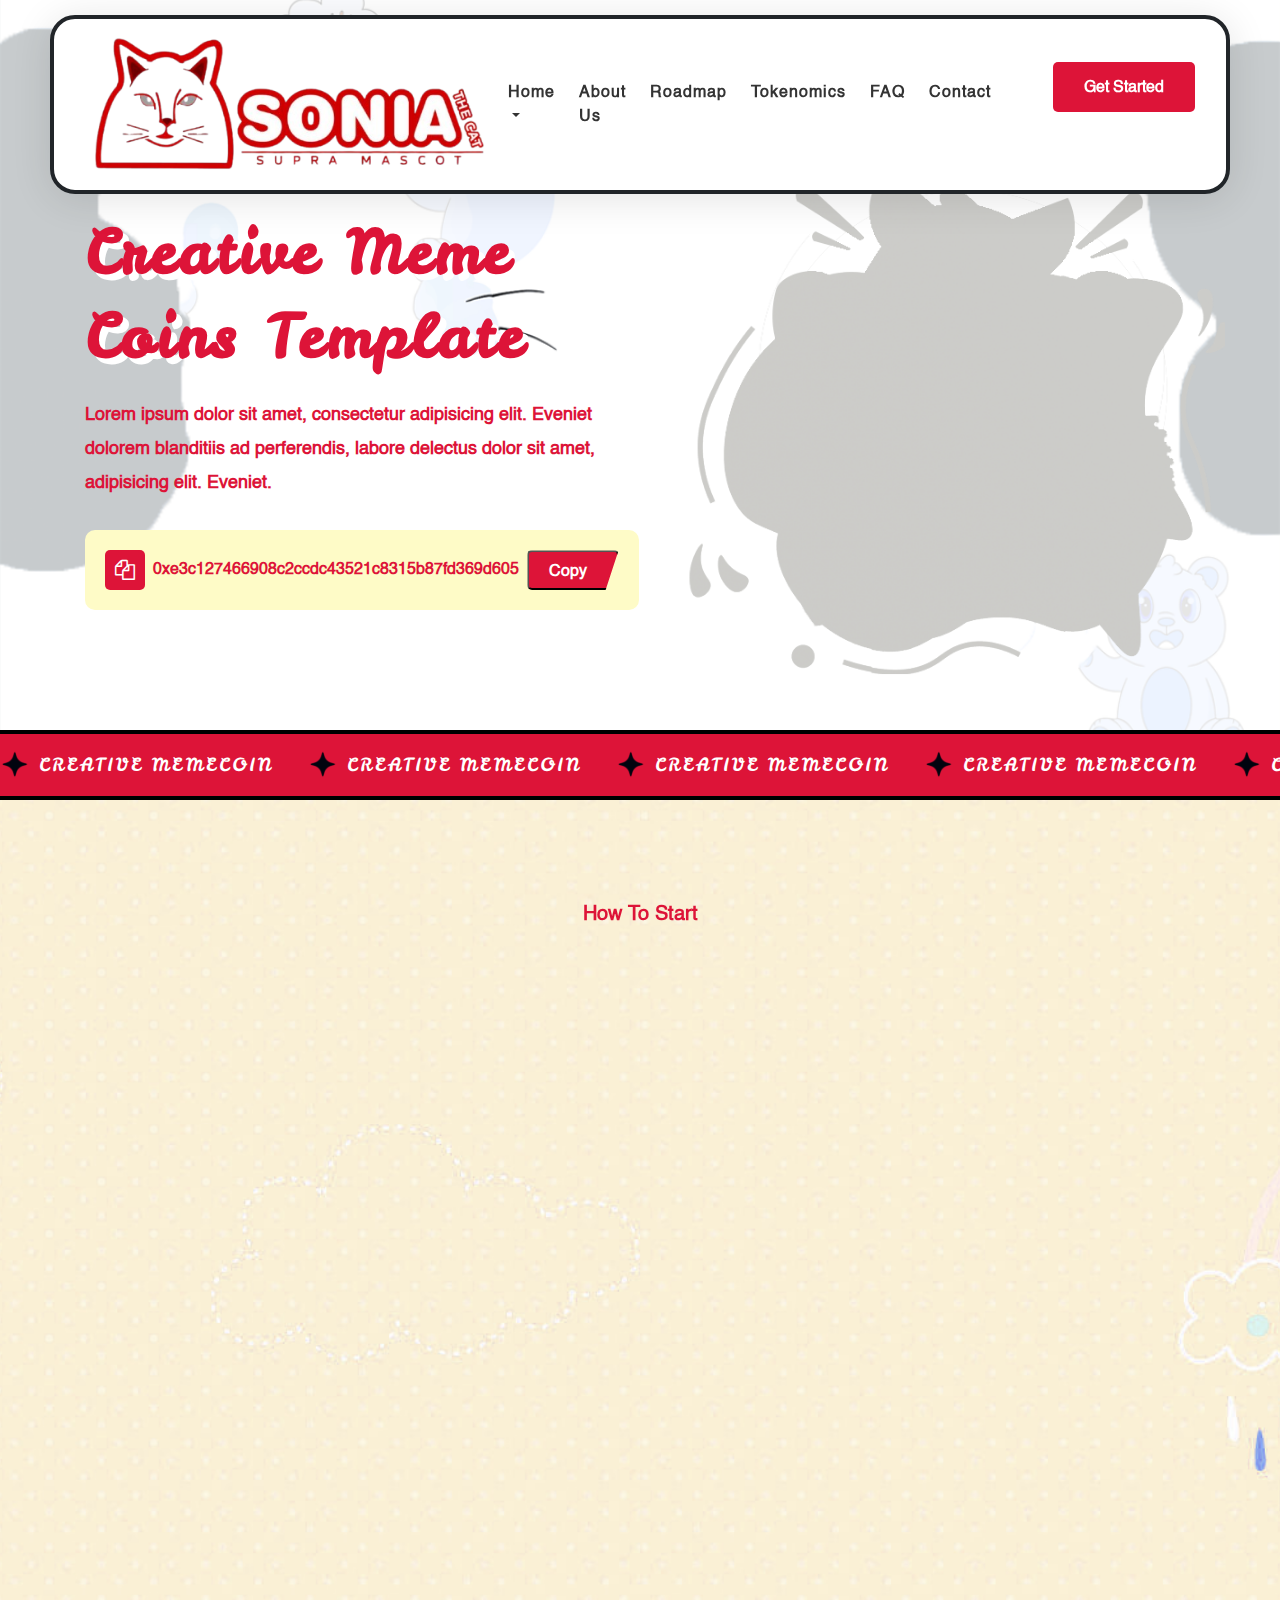
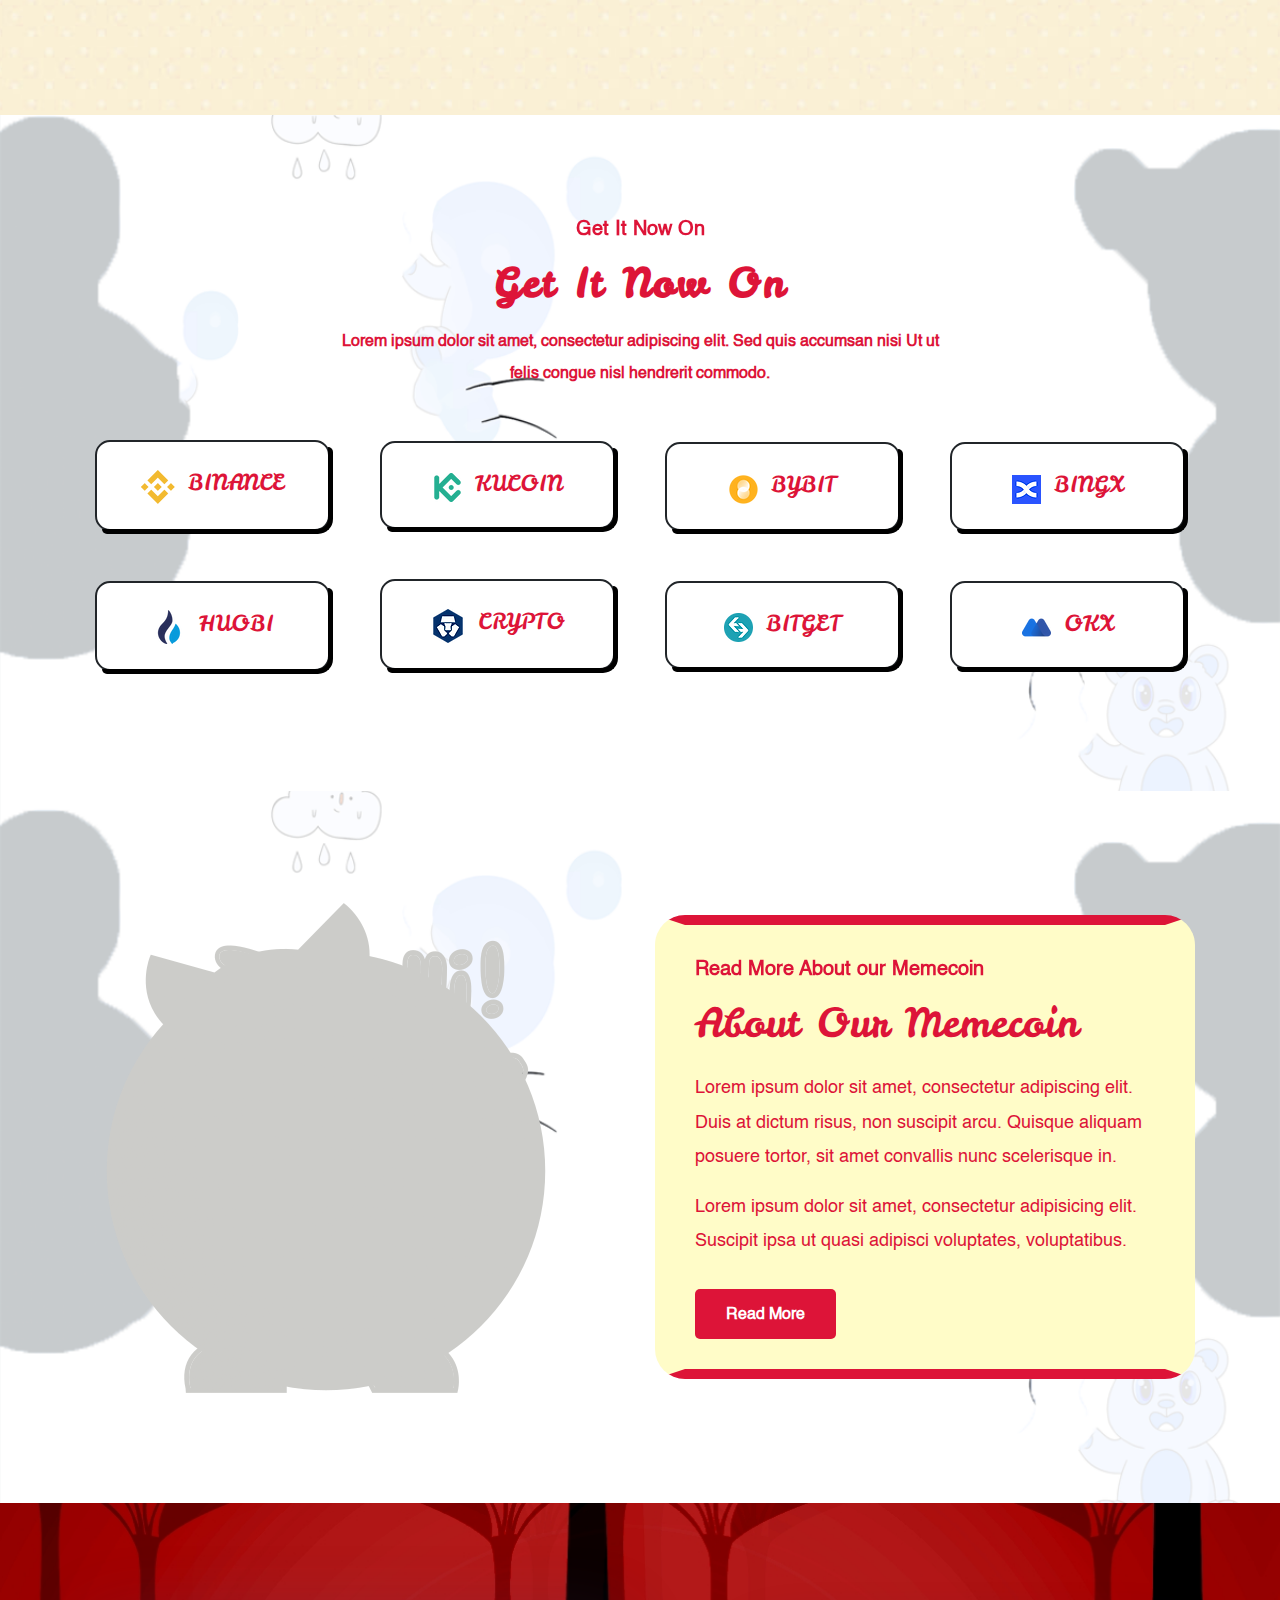
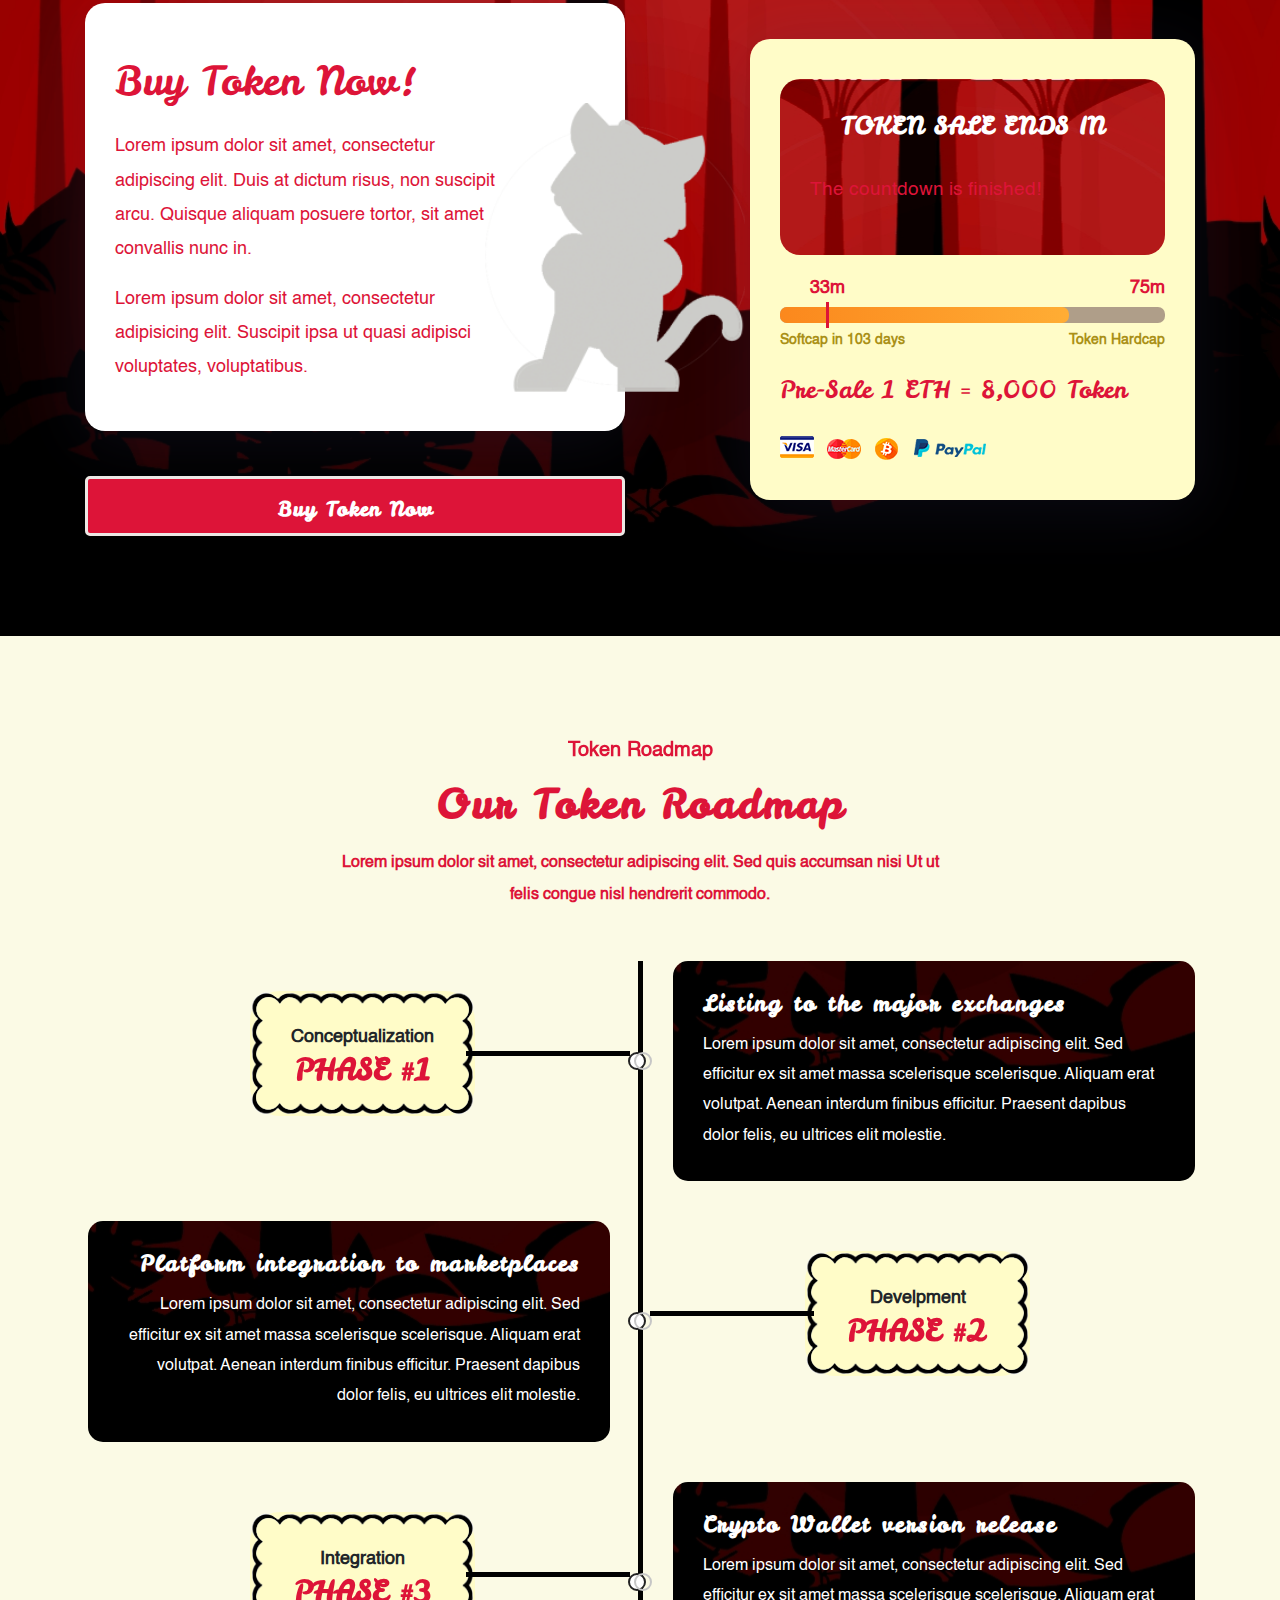
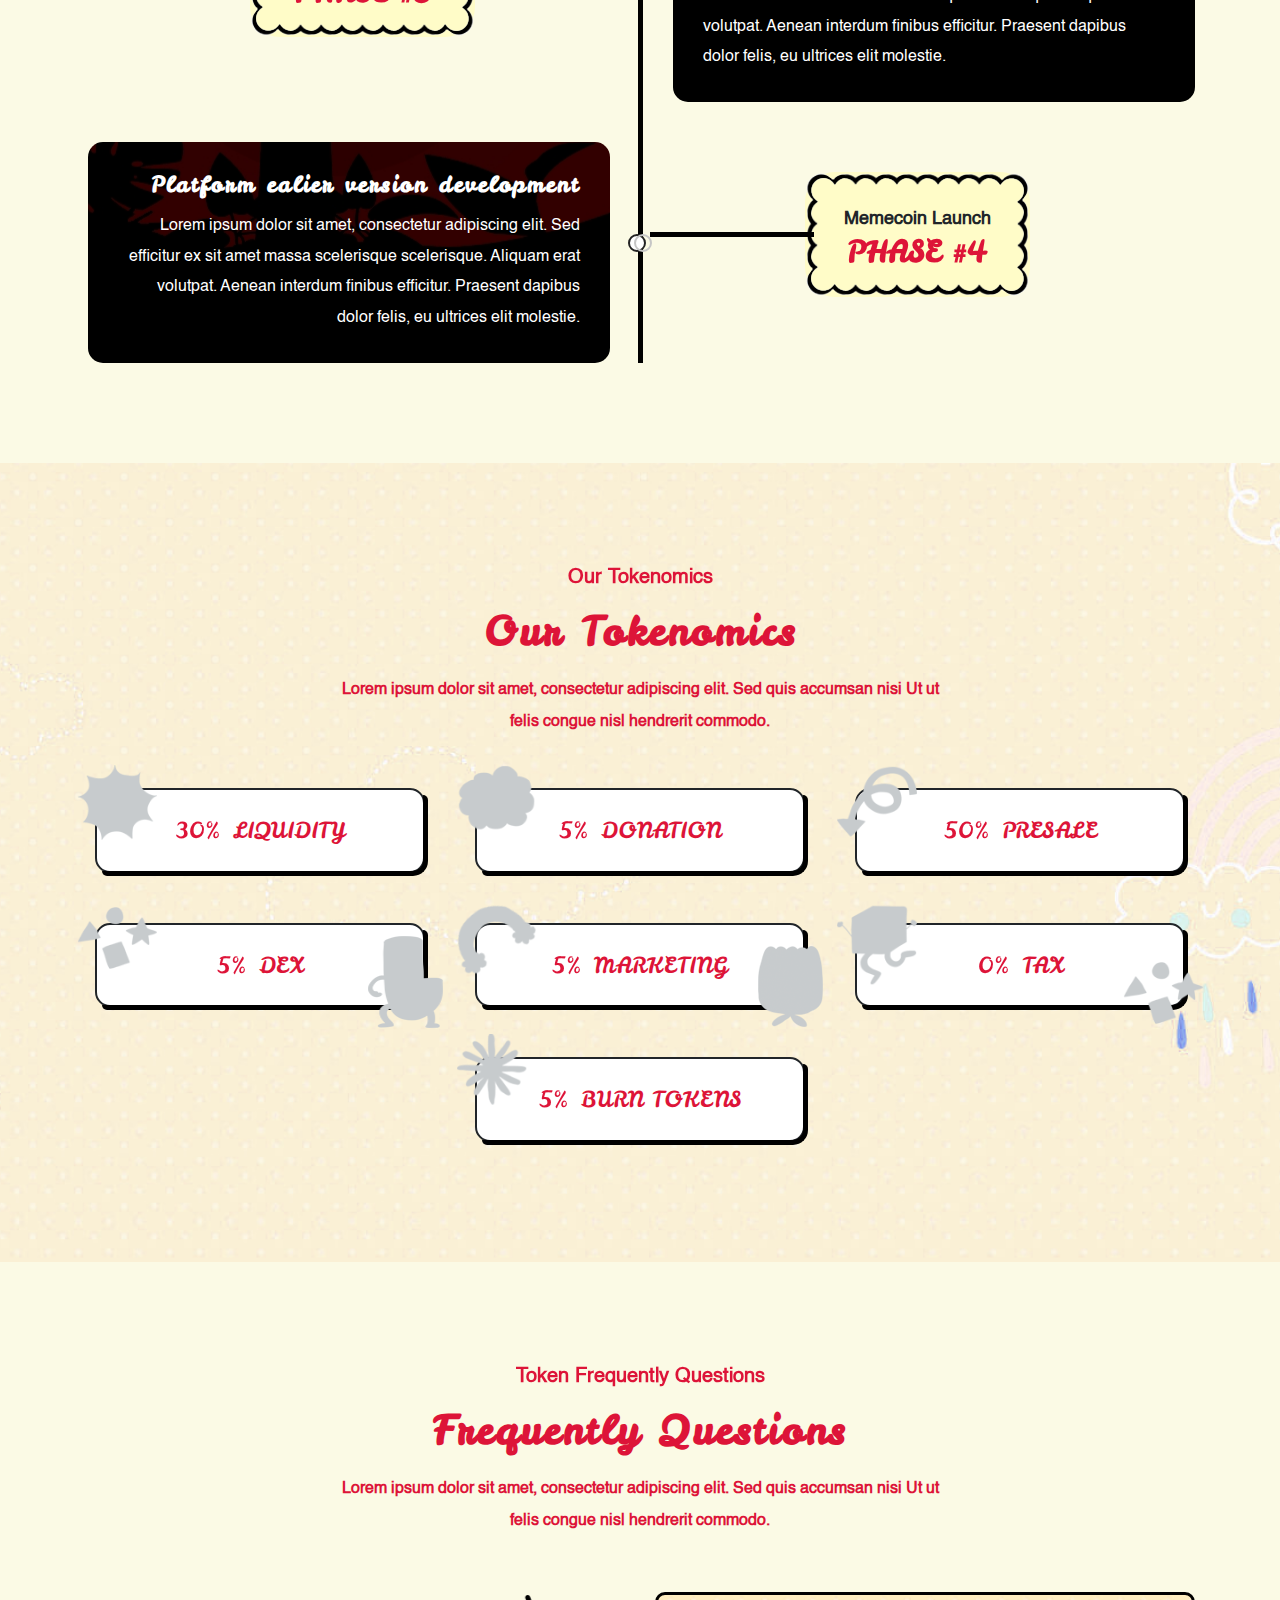
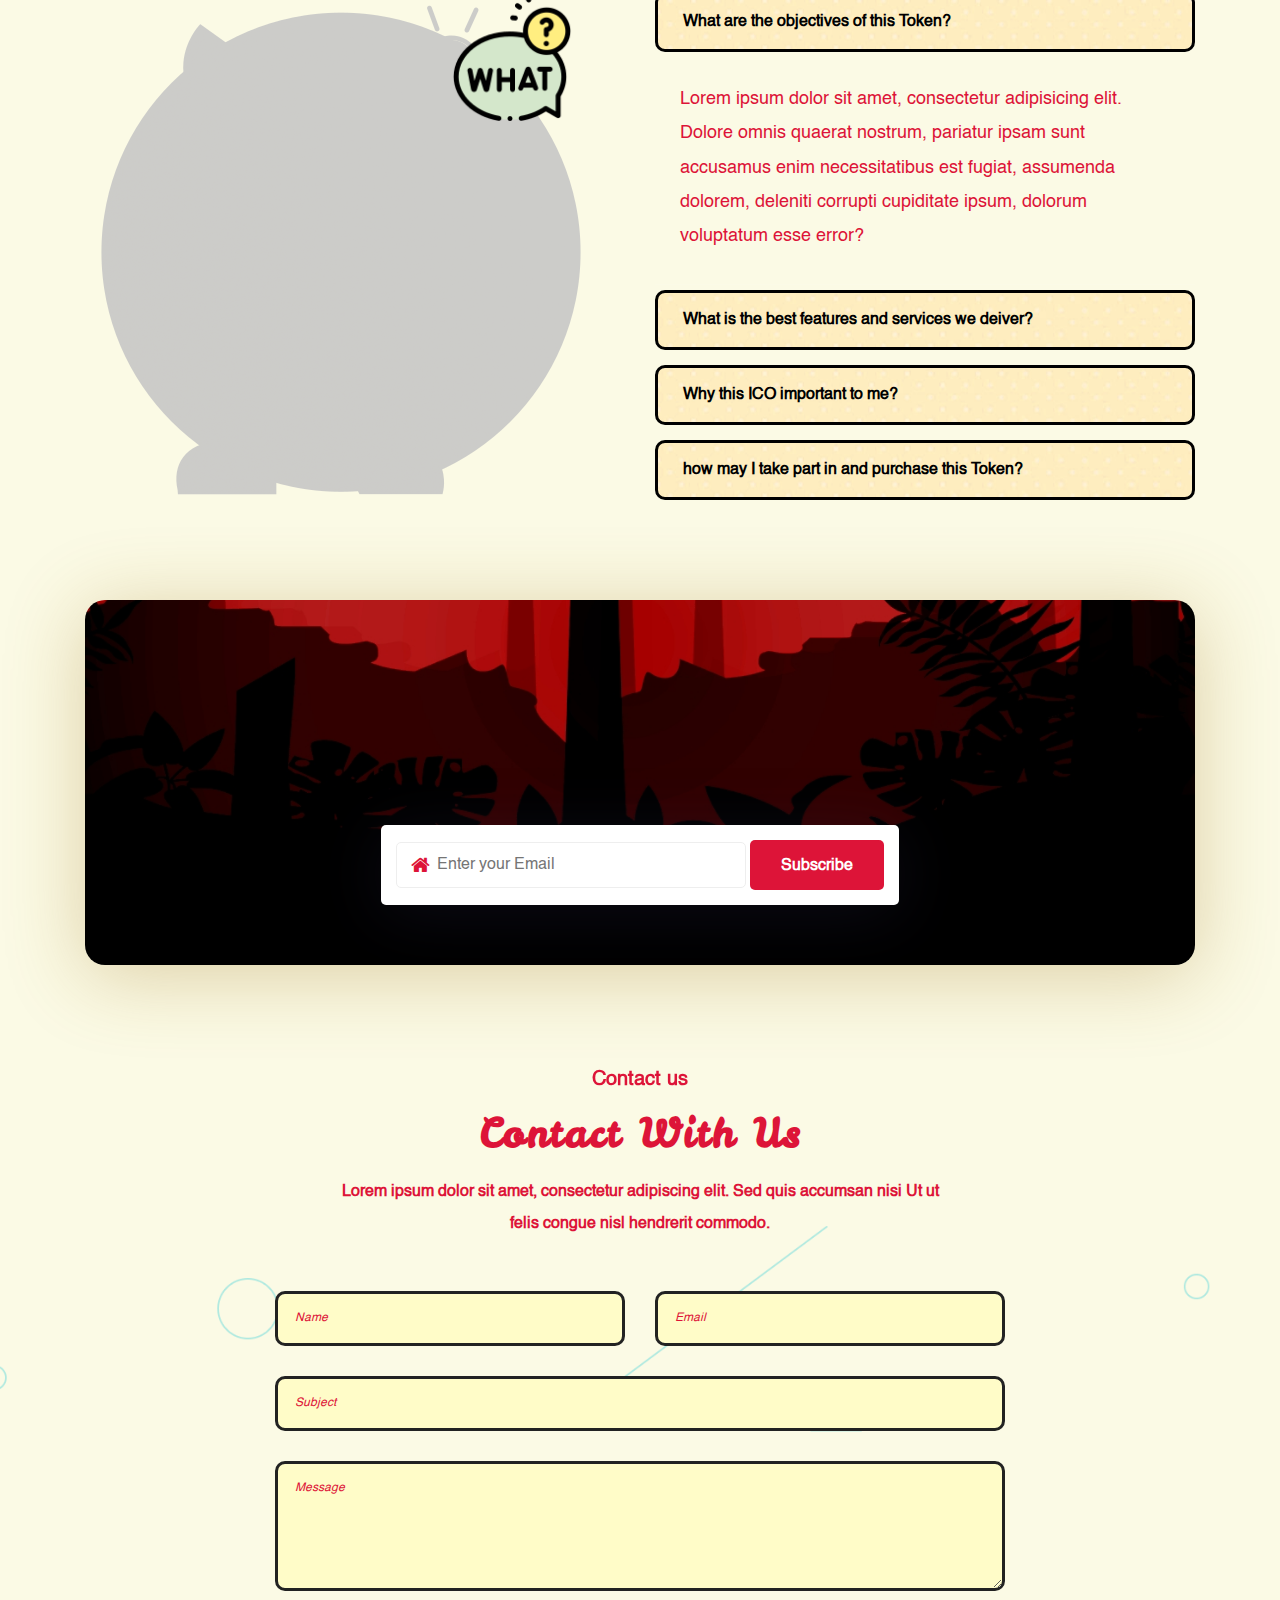
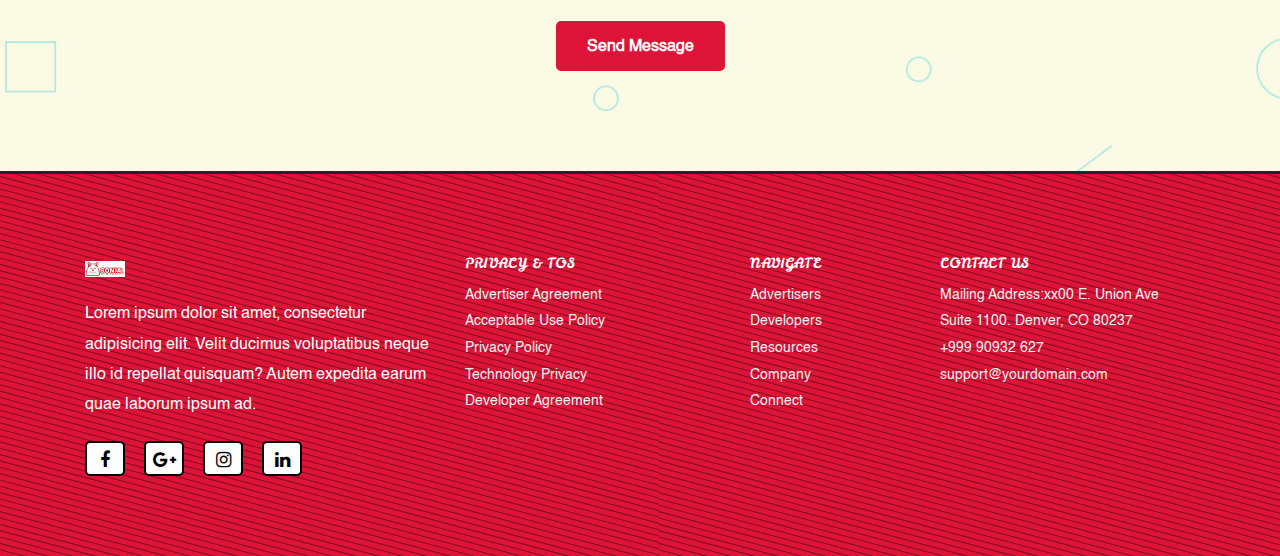
<file: index-demo-3.html>
<!DOCTYPE html>
<html lang="zxx">

<head>
    <meta charset="UTF-8">
    <meta name="description" content="">
    <meta http-equiv="X-UA-Compatible" content="IE=edge">
    <meta name="viewport" content="width=device-width, initial-scale=1, shrink-to-fit=no">

    <!-- Title -->
    <title>Multipurpose Template</title>

    <!-- Favicon -->
    <link rel="icon" href="img/core-img/favicon.ico">

    <!-- Core Stylesheet -->
    <link rel="stylesheet" href="css/style.css">

    <!-- Responsive Stylesheet -->
    <link rel="stylesheet" href="css/responsive.css">

</head>

<body class="light-version">
    <!-- Preloader -->
    <div id="preloader">
        <div class="preload-content">
            <div id="dream-load"></div>
        </div>
    </div>

    <!-- ##### Header Area Start ##### -->
    <nav class="navbar navbar-expand-lg navbar-dark fixed-top" id="banner">
        <div class="container">
            <!-- Brand -->
            <a class="navbar-brand" href="#"><span><img draggable="false" src="img/core-img/logo.png" alt="logo"></span> </a>

            <!-- Toggler/collapsibe Button -->
            <button class="navbar-toggler" type="button" data-toggle="collapse" data-target="#collapsibleNavbar">
                <span class="navbar-toggler-icon"></span>
            </button>

            <!-- Navbar links -->
            <div class="collapse navbar-collapse" id="collapsibleNavbar">
                <ul class="navbar-nav ml-auto">
                    <li class="nav-item dropdown">
                        <a class="nav-link dropdown-toggle" href="#" id="navbardrop" data-toggle="dropdown">Home</a>
                        <div class="dropdown-menu">
                            <a class='dropdown-item' href='index-demo-1.html'>Home style 1</a>
                            <a class='dropdown-item' href='index-demo-2.html'>Home style 2</a>
                            <a class='dropdown-item' href='index-demo-3.html'>Home style 3</a>
                        </div>
                    </li>
                    <li class="nav-item">
                        <a class="nav-link" href="#about">About Us</a>
                    </li>
                    <li class="nav-item">
                        <a class="nav-link" href="#roadmap">Roadmap</a>
                    </li>
                    <li class="nav-item">
                        <a class="nav-link" href="#features">Tokenomics</a>
                    </li>
                    <li class="nav-item">
                        <a class="nav-link" href="#faq">FAQ</a>
                    </li>
                    
                    <li class="nav-item">
                        <a class="nav-link" href="#contact">Contact</a>
                    </li>
                    <li class="lh-55px"><a href="#" class="btn copy-btn v2 ml-50">Get Started</a></li>
                </ul>
            </div>
        </div>
    </nav>
    <!-- ##### Header Area End ##### -->

    <!-- ##### Welcome Area Start ##### -->
    <section class="hero-section app section-padding relative" id="home">
        <!-- Hero Content -->
        <div class="hero-section-content">
            
            <div class="container ">
                <div class="row align-items-center">
                    <!-- Welcome Content -->
                    <div class="col-12 col-lg-6 col-md-12">
                        <div class="welcome-content">
                            <h1 class="fadeInUp" data-wow-delay="0.2s">Creative Meme Coins Template </h1>
                            <p class="b-text fadeInUp" data-wow-delay="0.3s">Lorem ipsum dolor sit amet, consectetur adipisicing elit. Eveniet dolorem blanditiis ad perferendis, labore delectus dolor sit amet, adipisicing elit. Eveniet.</p>
                            <div class="d-inline-block">   
                                <div class="contract-add contract-border align-items-center">
                                    <i class="fa fa-copy"></i>
                                    <input type="text" value="0xe3c127466908c2ccdc43521c8315b87fd369d605" id="myInput">
                                    <span class="b-text bold"> 0xe3c127466908c2ccdc43521c8315b87fd369d605</span>
                                    <div class="tooltipy">
                                        <span class="tooltiptext" id="myTooltip">Copy to clipboard</span>
                                        <button class="copy-btn ml-8" onclick="myFunction()" onmouseout="outFunc()">
                                            Copy
                                        </button>
                                    </div>
                                </div>
                            </div>
                        </div>
                    </div>
                    <div class="col-lg-6">
                        <div class="hedo-wrapper v3 floating-anim mt-30">
                            <img src="img/core-img/header-img1.png" alt="">
                        </div>
                    </div>
                    
                </div>
            </div>
        </div>
    </section>
    <!-- ##### Welcome Area End ##### -->

    <div class="clearfix"></div>

    <div class="moving-bg">
      <div class="marquee-block">
        <img src="img/core-img/globe.png" alt="">
        <p class="w-text">CREATIVE MEMECOIN</p>
      </div>
      <div class="marquee-block">
        <img src="img/core-img/globe.png" alt="">
        <p class="w-text">CREATIVE MEMECOIN</p>
      </div>
      <div class="marquee-block">
        <img src="img/core-img/globe.png" alt="">
        <p class="w-text">CREATIVE MEMECOIN</p>
      </div>
      <div class="marquee-block">
        <img src="img/core-img/globe.png" alt="">
        <p class="w-text">CREATIVE MEMECOIN</p>
      </div>
      <div class="marquee-block">
        <img src="img/core-img/globe.png" alt="">
        <p class="w-text">CREATIVE MEMECOIN</p>
      </div>
      <div class="marquee-block">
        <img src="img/core-img/globe.png" alt="">
        <p class="w-text">CREATIVE MEMECOIN</p>
      </div>
      <div class="marquee-block">
        <img src="img/core-img/globe.png" alt="">
        <p class="w-text">CREATIVE MEMECOIN</p>
      </div>
      <div class="marquee-block">
        <img src="img/core-img/globe.png" alt="">
        <p class="w-text">CREATIVE MEMECOIN</p>
      </div>
    </div>

    <section class="darky how section-padding-100-50 dotted-bg">

        <div class="container">

            <div class="section-heading text-center">
                
                <div class="dream-dots justify-content-center wow fadeInUp" data-wow-delay="0.2s">
                    <span class="gradient-t green">How To Start</span>
                </div>
                <h2 class="wow fadeInUp" data-wow-delay="0.3s">How To Buy Tokens?</h2>
                <p class="wow fadeInUp" data-wow-delay="0.4s">Lorem ipsum dolor sit amet, consectetur adipiscing elit. Sed quis accumsan nisi Ut ut felis congue nisl hendrerit commodo.</p>
            </div>
            <div class="row">
                <div class="col-12 col-md-6 col-lg-4">
                    <!-- Content -->
                    <div class="service_single_content box-shadow text-center mb-100 wow fadeInUp" data-wow-delay="0.2s">
                        <h6>Connect Your Wallet</h6>
                        <p>Lorem ipsum dolor sit amet, consectetur adipiscing elit. Nulla neque quam, max imus ut accumsan ut, posuere sit.</p>
                        <!-- Icon -->
                        <div class="service_icon">
                            <img draggable="false" src="img/icons/1.png" class="white-icon" alt="">
                        </div>
                    </div>
                </div>
                <div class="col-12 col-md-6 col-lg-4">
                    <!-- Content -->
                    <div class="service_single_content box-shadow text-center mb-100 wow wow fadeInUp" data-wow-delay="0.3s">
                        <h6>Exchange Some ETH</h6>
                        <p>Lorem ipsum dolor sit amet, consectetur adipiscing elit. Nulla neque quam, max imus ut accumsan ut, posuere sit.</p>
                        <!-- Icon -->
                        <div class="service_icon">
                            <img draggable="false" src="img/icons/2.png" class="white-icon" alt="">
                        </div>
                    </div>
                </div>
                <div class="col-12 col-md-6 col-lg-4">
                    <!-- Content -->
                    <div class="service_single_content box-shadow text-center mb-100 wow fadeInUp" data-wow-delay="0.4s">
                        <h6>Start Buying &amp; Selling</h6>
                        <p>Lorem ipsum dolor sit amet, consectetur adipiscing elit. Nulla neque quam, max imus ut accumsan ut, posuere sit.</p>
                        <!-- Icon -->
                        <div class="service_icon">
                            <img draggable="false" src="img/icons/3.png" class="white-icon" alt="">
                        </div>
                    </div>
                </div>
                
            </div>
        </div>
    </section>

    <div class="section-padding-100-70 about-bg relative">
        <div class="container">
            <div class="section-heading text-center">
                
                <div class="dream-dots justify-content-center fadeInUp" data-wow-delay="0.2s">
                    <span class="gradient-t green">Get It Now On</span>
                </div>
                <h2 class="fadeInUp" data-wow-delay="0.3s">Get It Now On</h2>
                <p class="fadeInUp" data-wow-delay="0.4s">Lorem ipsum dolor sit amet, consectetur adipiscing elit. Sed quis accumsan nisi Ut ut felis congue nisl hendrerit commodo.</p>
            </div>
            <div class="row align-items-center">
                
                <div class="col-lg-3 col-md-6">
                    <div class="who-we-contant mt-s">
                        <ul class="token-information">
                            <a href="#">
                                <li>
                                    <h6><img src="img/icons/p1.png" class="mr-1"> binance</h6>
                                </li>
                            </a>
                            <a href="#">
                                <li>
                                    <h6><img src="img/icons/p4.png" class="mr-1"> Huobi</h6>
                                </li>
                            </a>
                            
                        </ul>
                    </div>
                </div>
                <div class="col-lg-3 col-md-6">
                    <div class="who-we-contant mt-s">
                        <ul class="token-information">
                            <a href="#">
                                <li>
                                    <h6><img src="img/icons/p2.png" class="mr-1"> kucoin</h6>
                                </li>
                            </a>
                            <a href="#">
                                <li>
                                    <h6><img src="img/icons/p5.png" class="mr-1"> Crypto</h6>
                                </li>
                            </a>
                        </ul>
                    </div>
                </div>
                <div class="col-lg-3 col-md-6">
                    <div class="who-we-contant mt-s">
                        <ul class="token-information">
                            <a href="#">
                                <li>
                                    <h6><img src="img/icons/p3.png" class="mr-1"> bybit</h6>
                                </li>
                            </a>
                            <a href="#">
                                <li>
                                    <h6><img src="img/icons/p6.png" class="mr-1"> bitget</h6>
                                </li>
                            </a>
                        </ul>
                    </div>
                </div>
                <div class="col-lg-3 col-md-6">
                    <div class="who-we-contant mt-s">
                        <ul class="token-information">
                            <a href="#">
                                <li>
                                    <h6><img src="img/icons/p7.png" class="mr-1"> bingx</h6>
                                </li>
                            </a>
                            <a href="#">
                                <li>
                                    <h6><img src="img/icons/p8.png" class="mr-1"> okx</h6>
                                </li>
                            </a>
                        </ul>
                    </div>
                </div>
            </div>
        </div>
    </div>

    <!-- ##### About Us Area Start ##### -->
    <section class="section-padding-100 about-bg" id="about">
        
        <div class="container">
            <div class="row align-items-center">
                <div class="col-12 col-lg-6 offset-lg-0 col-md-12 no-padding-left">
                    <div class="welcome-meter">
                        <img draggable="false" class="comp-img floating-anim" src="img/core-img/about.png"  alt="">
                    </div>
                </div>
                <div class="col-12 col-lg-6 offset-lg-0 mt-s">
                    <div class="who-we-contant wavy-border">
                        <div class="dream-dots text-left fadeInUp" data-wow-delay="0.2s">
                            <span class="gradient-text">Read More About our Memecoin</span>
                        </div>
                        <h4 class="fadeInUp" data-wow-delay="0.3s">About Our Memecoin</h4>
                        <p class="fadeInUp" data-wow-delay="0.4s">Lorem ipsum dolor sit amet, consectetur adipiscing elit. Duis at dictum risus, non suscipit arcu. Quisque aliquam posuere tortor, sit amet convallis nunc scelerisque in.</p>
                        <p class="fadeInUp" data-wow-delay="0.5s">Lorem ipsum dolor sit amet, consectetur adipisicing elit. Suscipit ipsa ut quasi adipisci voluptates, voluptatibus.</p>
                        <a class="btn copy-btn v2 mt-15 fadeInUp" data-wow-delay="0.6s" href="#">Read More</a>
                    </div>
                </div>

            </div>
        </div>
    </section>
    <!-- ##### About Us Area End ##### -->

    <!-- ##### Token Info Start ##### -->
    <div class="section-padding-100 relative counter-bg" >
        <div class="container">
            <div class="row align-items-center">
                <div class="col-12 col-lg-6 col-md-12">
                    
                    <div class="who-we-contant white-section has-shadow">
                        <h4 class="fadeInUp" data-wow-delay="0.3s">Buy Token Now!</h4>
                        <p class="fadeInUp" data-wow-delay="0.4s">Lorem ipsum dolor sit amet, consectetur adipiscing elit. Duis at dictum risus, non suscipit arcu. Quisque aliquam posuere tortor, sit amet convallis nunc in.</p>
                        <p class="fadeInUp" data-wow-delay="0.5s">Lorem ipsum dolor sit amet, consectetur adipisicing elit. Suscipit ipsa ut quasi adipisci voluptates, voluptatibus.</p>
                    </div>
                    <div class="mt-30">
                        <a class="btn w-100 copy-btn v3 mt-15 fadeInUp" data-wow-delay="0.6s" href="#">Buy Token Now</a>
                    </div>
                </div>
                <div class="col-12 col-lg-5 offset-lg-1 col-md-12 mt-s">
                    <div class="creamy-section">
                        <div class="ico-counter">
                            <div class="counter-down">

                                <div class="content">
                                    <div class="conuter-header">
                                        <h3 class="w-text text-center">TOKEN SALE ENDS IN</h3>
                                    </div>
                                    <div class="counterdown-content">
                                        <!-- Countdown  -->
                                        <div class="count-down titled circled text-center">
                                            <div class="simple_timer"></div>
                                        </div>
                                    </div>
                                </div>
                            </div>
                        </div>
                        <div class="ico-progress">
                            <ul class="list-unstyled list-inline clearfix mb-10">
                                <li class="title">33m</li>
                                <li class="strength">75m</li>
                            </ul>
                            <!-- skill strength -->
                            <div class="current-progress">
                                <div class="progress-bar has-gradient" style="width: 75%"></div>
                            </div>
                            <span class="pull-left">Softcap in 103 days</span>
                            <span class="pull-right">Token Hardcap</span>
                        </div>
                        <h4 class="pre-price">Pre-Sale 1 ETH = 8,000 Token</h4>
                        <img src="img/core-img/payment.png" alt="">
                    </div>
                </div>
                
            </div>
        </div>
    </div>

    <section class="roadmap section-padding-100" id="roadmap">
        <div class="section-heading text-center">
            
            <div class="dream-dots justify-content-center fadeInUp" data-wow-delay="0.2s">
                <span class="gradient-text green">Token Roadmap</span>
            </div>
            <h2 class="fadeInUp" data-wow-delay="0.3s">Our Token Roadmap</h2>
            <p class="fadeInUp" data-wow-delay="0.4s">Lorem ipsum dolor sit amet, consectetur adipiscing elit. Sed quis accumsan nisi Ut ut felis congue nisl hendrerit commodo.</p>
        </div>
        <div class="container">
            <div class="row">
                <div class="col-md-12">
                    <div class="main-timeline">
                        <div class="timeline">
                            <div class="icon"></div>
                            <div class="date-content">
                                <div class="date-outer"> <span class="date"> <span class="month">Conceptualization</span> <span class="year gradient-t green">PHASE #1</span> </span>
                                </div>
                            </div>
                            <div class="timeline-content">
                                <span class="arrowo"></span>
                                <h5 class="title">Listing to the major exchanges</h5>
                                <p class="description text-light-gray"> Lorem ipsum dolor sit amet, consectetur adipiscing elit. Sed efficitur ex sit amet massa scelerisque scelerisque. Aliquam erat volutpat. Aenean interdum finibus efficitur. Praesent dapibus dolor felis, eu ultrices elit molestie.</p>
                            </div>
                        </div>
                        <div class="timeline">
                            <div class="icon"></div>
                            <div class="date-content">
                                <div class="date-outer"> <span class="date"> <span class="month">Develpment</span> <span class="year gradient-t green">PHASE #2</span> </span>
                                </div>
                            </div>
                            <div class="timeline-content">
                                <span class="arrowo"></span>
                                <h5 class="title">Platform integration to marketplaces</h5>
                                <p class="description text-light-gray"> Lorem ipsum dolor sit amet, consectetur adipiscing elit. Sed efficitur ex sit amet massa scelerisque scelerisque. Aliquam erat volutpat. Aenean interdum finibus efficitur. Praesent dapibus dolor felis, eu ultrices elit molestie.</p>
                            </div>
                        </div>
                        <div class="timeline">
                            <div class="icon"></div>
                            <div class="date-content">
                                <div class="date-outer"> <span class="date"> <span class="month">Integration</span> <span class="year gradient-t green">PHASE #3</span> </span>
                                </div>
                            </div>
                            <div class="timeline-content">
                                <span class="arrowo"></span>
                                <h5 class="title">Crypto Wallet version release</h5>
                                <p class="description text-light-gray"> Lorem ipsum dolor sit amet, consectetur adipiscing elit. Sed efficitur ex sit amet massa scelerisque scelerisque. Aliquam erat volutpat. Aenean interdum finibus efficitur. Praesent dapibus dolor felis, eu ultrices elit molestie.</p>
                            </div>
                        </div>
                        <div class="timeline">
                            <div class="icon"></div>
                            <div class="date-content">
                                <div class="date-outer"> <span class="date"> <span class="month">Memecoin Launch</span> <span class="year gradient-t green">PHASE #4</span> </span>
                                </div>
                            </div>
                            <div class="timeline-content">
                                <span class="arrowo"></span>
                                <h5 class="title">Platform ealier version development</h5>
                                <p class="description text-light-gray"> Lorem ipsum dolor sit amet, consectetur adipiscing elit. Sed efficitur ex sit amet massa scelerisque scelerisque. Aliquam erat volutpat. Aenean interdum finibus efficitur. Praesent dapibus dolor felis, eu ultrices elit molestie.</p>
                            </div>
                        </div>
                    </div>
                </div>
            </div>
        </div>
    </section>


    <!-- ##### Token Info Start ##### -->
    <div class="section-padding-100-70 dotted-bg relative" id="features">
        <div class="container">
            <div class="section-heading text-center">
                <div class="dream-dots justify-content-center fadeInUp" data-wow-delay="0.2s">
                    <span class="gradient-t green">Our Tokenomics</span>
                </div>
                <h2 class="fadeInUp" data-wow-delay="0.3s">Our Tokenomics</h2>
                <p class="fadeInUp" data-wow-delay="0.4s">Lorem ipsum dolor sit amet, consectetur adipiscing elit. Sed quis accumsan nisi Ut ut felis congue nisl hendrerit commodo.</p>
            </div>
            <div class="row align-items-center">
                
                <div class="col-lg-4 col-md-6">
                    <div class="who-we-contant mt-s">
                        <ul class="token-information">
                            <li>
                                <img src="img/icons/t1.png" class="mon-img1" alt="">
                                <h6><span class="gradient-t green mr-1">30%</span> Liquidity</h6>
                            </li>
                            <li>
                                <img src="img/icons/t8.png" class="mon-img1" alt="">
                                <h6><span class="gradient-t green mr-1">5%</span> dex</h6>
                                <img src="img/icons/t3.png" class="mon-img2" alt="">
                            </li>
                            
                        </ul>
                    </div>
                </div>
                <div class="col-lg-4 col-md-6">
                    <div class="who-we-contant mt-s">
                        <ul class="token-information">
                            <li>
                                <img src="img/icons/t2.png" class="mon-img1" alt="">
                                <h6><span class="gradient-t green mr-1">5%</span> donation</h6>
                            </li>
                            <li>
                                <img src="img/icons/t6.png" class="mon-img1" alt="">
                                <h6><span class="gradient-t green mr-1">5%</span> marketing</h6>
                                <img src="img/icons/t5.png" class="mon-img2" alt="">
                            </li>
                            
                        </ul>
                    </div>
                </div>
                <div class="col-lg-4 col-md-6">
                    <div class="who-we-contant mt-s">
                        <ul class="token-information">
                            <li>
                                <img src="img/icons/t4.png" class="mon-img1" alt="">
                                <h6><span class="gradient-t green mr-1">50%</span> presale</h6>
                            </li>
                            <li>
                                <img src="img/icons/t7.png" class="mon-img1" alt="">
                                <h6><span class="gradient-t green mr-1">0%</span> tax</h6>
                                <img src="img/icons/t8.png" class="mon-img2" alt="">
                            </li>
                            
                        </ul>
                    </div>
                </div>
                <div class="col-lg-4 offset-md-4 col-md-6">
                    <div class="who-we-contant mt-s">
                        <ul class="token-information">
                            <li>
                                <img src="img/icons/t9.png" class="mon-img1" alt="">
                                <h6><span class="gradient-t green mr-1">5%</span> Burn Tokens</h6>
                            </li>
                        </ul>
                    </div>
                </div>
            </div>
        </div>
    </div>

    <!-- ##### FAQ & Timeline Area Start ##### -->
    <div class="faq-timeline-area section-padding-100-85" id="faq">
        <div class="container">
            <div class="section-heading text-center">
                
                <div class="dream-dots justify-content-center fadeInUp" data-wow-delay="0.2s">
                    <span class="gradient-t green">Token Frequently Questions</span>
                </div>
                <h2 class="fadeInUp" data-wow-delay="0.3s">  Frequently Questions</h2>
                <p class="fadeInUp" data-wow-delay="0.4s">Lorem ipsum dolor sit amet, consectetur adipiscing elit. Sed quis accumsan nisi Ut ut felis congue nisl hendrerit commodo.</p>
            </div>
            <div class="row align-items-center">
                <div class="col-12 col-lg-6 offset-lg-0 col-md-8 offset-md-2 col-sm-12">
                    <div class="welcome-meter">
                        <img draggable="false" class="comp-img" src="img/core-img/faq.png" alt="">
                        <img draggable="false" class="supportImg floating-anim" src="img/core-img/trade.png" alt="image">
                    </div>
                </div>
                <div class="col-12 col-lg-6 col-md-12">
                    <div class="dream-faq-area mt-s ">
                        <dl style="margin-bottom:0">
                            <!-- Single FAQ Area -->
                            <dt class="wave fadeInUp" data-wow-delay="0.2s">What are the objectives of this Token?</dt>
                            <dd class="fadeInUp" data-wow-delay="0.3s">
                                <p>Lorem ipsum dolor sit amet, consectetur adipisicing elit. Dolore omnis quaerat nostrum, pariatur ipsam sunt accusamus enim necessitatibus est fugiat, assumenda dolorem, deleniti corrupti cupiditate ipsum, dolorum voluptatum esse error?</p>
                            </dd>
                            <!-- Single FAQ Area -->
                            <dt class="wave fadeInUp" data-wow-delay="0.3s">What is the best features and services we deiver?</dt>
                            <dd>
                                <p>Lorem ipsum dolor sit amet, consectetur adipisicing elit. Dolore omnis quaerat nostrum, pariatur ipsam sunt accusamus enim necessitatibus est fugiat, assumenda dolorem, deleniti corrupti cupiditate ipsum, dolorum voluptatum esse error?</p>
                            </dd>
                            <!-- Single FAQ Area -->
                            <dt class="wave fadeInUp" data-wow-delay="0.4s">Why this ICO important to me?</dt>
                            <dd>
                                <p>Lorem ipsum dolor sit amet, consectetur adipisicing elit. Dolore omnis quaerat nostrum, pariatur ipsam sunt accusamus enim necessitatibus est fugiat, assumenda dolorem, deleniti corrupti cupiditate ipsum, dolorum voluptatum esse error?</p>
                            </dd>
                            <!-- Single FAQ Area -->
                            <dt class="wave fadeInUp" data-wow-delay="0.5s">how may I take part in and purchase this Token?</dt>
                            <dd>
                                <p>Lorem ipsum dolor sit amet, consectetur adipisicing elit. Dolore omnis quaerat nostrum, pariatur ipsam sunt accusamus enim necessitatibus est fugiat, assumenda dolorem, deleniti corrupti cupiditate ipsum, dolorum voluptatum esse error?</p>
                            </dd>
                        </dl>
                    </div>
                </div>
                
            </div>
        </div>
    </div>
    <!-- ##### FAQ & Timeline Area End ##### -->


    <section class="container" >
        <div class="subscribe section-padding-0-100">
            <div class="row">
                <div class="col-sm-12">
                    <div class="subscribe-wrapper">
                        <div class="section-heading text-center">
                            <h2 class="wow fadeInUp" data-wow-delay="0.3s" style="visibility: visible; animation-delay: 0.3s; animation-name: fadeInUp;">Don’t Miss ICO News And Updates!</h2>
                            <p class="wow fadeInUp" data-wow-delay="0.4s" style="visibility: visible; animation-delay: 0.4s; animation-name: fadeInUp;">Lorem ipsum dolor sit amet, consectetur adipiscing elit. Sed quis accumsan nisi Ut ut felis congue nisl hendrerit commodo.</p>
                        </div>
                        <div class="service-text text-center">
                            
                            <div class="subscribe-section has-shadow">
                                <div class="input-wrapper">
                                    <i class="fa fa-home"></i>
                                    <input type="email" placeholder="Enter your Email">
                                </div>
                                <button class="btn copy-btn v2">Subscribe</button>
                            </div>
                            
                        </div>
                    </div>
                </div>
                
            </div>
        </div>  
    </section>

    <!-- ##### Footer Area Start ##### -->
    <footer class="footer-area bg-img" style="background-image: url(img/core-img/pattern.png);">

        <!-- ##### Contact Area Start ##### -->
        <div class="contact_us_area section-padding-0-0" id="contact">
            <div class="container">
                <div class="row">
                    <div class="col-12">
                        <div class="section-heading text-center">
                            
                            <div class="dream-dots justify-content-center fadeInUp" data-wow-delay="0.2s">
                                <span class="gradient-text">Contact us</span>
                            </div>
                            <h2 class="fadeInUp" data-wow-delay="0.3s">Contact With Us</h2>
                            <p class="fadeInUp" data-wow-delay="0.4s">Lorem ipsum dolor sit amet, consectetur adipiscing elit. Sed quis accumsan nisi Ut ut felis congue nisl hendrerit commodo.</p>
                        </div>
                    </div>
                </div>

                <!-- Contact Form -->
                <div class="row justify-content-center">
                    <div class="col-12 col-md-10 col-lg-8">
                        <div class="contact_form">
                            <form action="#" method="post" id="main_contact_form" novalidate>
                                <div class="row">
                                    <div class="col-12">
                                        <div id="success_fail_info"></div>
                                    </div>

                                    <div class="col-12 col-md-6">
                                        <div class="group fadeInUp" data-wow-delay="0.2s">
                                            <input type="text" name="name" id="name" required>
                                            <span class="highlight"></span>
                                            <span class="bar"></span>
                                            <label>Name</label>
                                        </div>
                                    </div>
                                    <div class="col-12 col-md-6">
                                        <div class="group fadeInUp" data-wow-delay="0.3s">
                                            <input type="text" name="email" id="email" required>
                                            <span class="highlight"></span>
                                            <span class="bar"></span>
                                            <label>Email</label>
                                        </div>
                                    </div>
                                    <div class="col-12">
                                        <div class="group fadeInUp" data-wow-delay="0.4s">
                                            <input type="text" name="subject" id="subject" required>
                                            <span class="highlight"></span>
                                            <span class="bar"></span>
                                            <label>Subject</label>
                                        </div>
                                    </div>
                                    <div class="col-12">
                                        <div class="group fadeInUp" data-wow-delay="0.5s">
                                            <textarea name="message" id="message" required></textarea>
                                            <span class="highlight"></span>
                                            <span class="bar"></span>
                                            <label>Message</label>
                                        </div>
                                    </div>
                                    <div class="col-12 text-center fadeInUp" data-wow-delay="0.6s">
                                        <button type="submit" class="btn copy-btn v2">Send Message</button>
                                    </div>
                                </div>
                            </form>
                        </div>
                    </div>
                </div>
            </div>
        </div>
        <!-- ##### Contact Area End ##### -->

        <div class="footer-content-area ">
            <div class="container">
                <div class="row ">
                    <div class="col-12 col-lg-4 col-md-6">
                        <div class="footer-copywrite-info">
                            <!-- Copywrite -->
                            <div class="copywrite_text fadeInUp" data-wow-delay="0.2s">
                                <div class="footer-logo">
                                    <a href="#"><img draggable="false" src="img/core-img/logo.png" alt="logo">  </a>
                                </div>
                                <p>Lorem ipsum dolor sit amet, consectetur adipisicing elit. Velit ducimus voluptatibus neque illo id repellat quisquam? Autem expedita earum quae laborum ipsum ad.</p>
                            </div>
                            <!-- Social Icon -->
                            <div class="footer-social-info fadeInUp" data-wow-delay="0.4s">
                                <a href="#"><i class="fa fa-facebook" aria-hidden="true"></i></a>
                                
                                <a href="#"><i class="fa fa-google-plus" aria-hidden="true"></i></a>
                                <a href="#"><i class="fa fa-instagram" aria-hidden="true"></i></a>
                                <a href="#"><i class="fa fa-linkedin" aria-hidden="true"></i></a>
                            </div>
                        </div>
                    </div>

                    <div class="col-12 col-lg-3 col-md-6">
                        <div class="contact_info_area d-sm-flex justify-content-between">
                            <!-- Content Info -->
                            <div class="contact_info mt-x text-center fadeInUp" data-wow-delay="0.3s">
                                <h5>PRIVACY & TOS</h5>
                                <a href="#"><p>Advertiser Agreement</p></a>
                                <a href="#"><p>Acceptable Use Policy</p></a>
                                <a href="#"><p>Privacy Policy</p></a>
                                <a href="#"><p>Technology Privacy</p></a>
                                <a href="#"><p>Developer Agreement</p></a>
                            </div>
                        </div>
                    </div>
                      
                    <div class="col-12 col-lg-2 col-md-6 ">
                        <!-- Content Info -->
                        <div class="contact_info_area d-sm-flex justify-content-between">
                            <div class="contact_info mt-s text-center fadeInUp" data-wow-delay="0.2s">
                                <h5>NAVIGATE</h5>
                                <a href="#"><p>Advertisers</p></a>
                                <a href="#"><p>Developers</p></a>
                                <a href="#"><p>Resources</p></a>
                                <a href="#"><p>Company</p></a>
                                <a href="#"><p>Connect</p></a>
                            </div>
                        </div>
                    </div>
                    

                    <div class="col-12 col-lg-3 col-md-6 ">
                        <div class="contact_info_area d-sm-flex justify-content-between">
                            <!-- Content Info -->
                            <div class="contact_info mt-s text-center fadeInUp" data-wow-delay="0.4s">
                                <h5>CONTACT US</h5>
                                <p>Mailing Address:xx00 E. Union Ave</p>
                                <p>Suite 1100. Denver, CO 80237</p>
                                <p>+999 90932 627</p>
                                <p>support@yourdomain.com</p>
                            </div>
                        </div>
                    </div>
                </div>
            </div>
                
        </div>
    </footer>
    <!-- ##### Footer Area End ##### -->

    <!-- ########## All JS ########## -->
    <!-- jQuery js -->
    <script src="js/jquery.min.js"></script>
    <!-- Popper js -->
    <script src="js/popper.min.js"></script>
    <!-- Bootstrap js -->
    <script src="js/bootstrap.min.js"></script>
    <!-- All Plugins js -->
    <script src="js/plugins.js"></script>

    <script src="js/jquery.syotimer.min.js"></script>

    <!-- script js -->
    <script src="js/script.js"></script>
    <script src="js/copy.js"></script>

</body>

</html>
</file>
<file: css/style.css>
/*** 
====================================================================
  Table of contents
====================================================================

- Google Fonts
- Css Imports
- General Css Styles
- Header Area style
- Welcome Area Styles 
- Partners area style
- About us area style 
- services-block-four style 
- Demo-video area style 
- Trust area style 
- services area style 
- Contribution Cycle style
- Call-to-action area style
- Video area style 
- Gallery area style 
- Cool-facts style 
- Price table style
- Testimonials area style 
- Team area style
- Blog area style 
- Contact us style 
- FAQ style -Timeline style 
- Footer area style 

***/

/*** 

====================================================================
  Google fonts
====================================================================

***/

@import url("https://fonts.googleapis.com/css?family=Poppins:200,300,400,500,600,700");
@import url("https://fonts.googleapis.com/css2?family=Alfa+Slab+One&amp;display=swap");

/*** 

====================================================================
  Import All Css
====================================================================

***/

@import "bootstrap.min.css";
@import "animate.css";
@import "font-awesome.min.css";

/*** 

====================================================================
  General css style
====================================================================

***/

@font-face {
  font-family: "Cattie";
  src: url("../fonts/cattie/Cattie-Regular.ttf") format("truetype"); /* Adjust the path as necessary */
  font-weight: normal;
  font-style: normal;
}

@font-face {
  font-family: "Leckerli_One";
  src: url("../fonts/Leckerli_One/LeckerliOne-Regular.ttf") format("truetype"); /* Adjust the path as necessary */
  font-weight: normal;
  font-style: normal;
}

@font-face {
  font-family: "Helvetica";
  src: url("../fonts/helvetica-255/Helvetica.ttf") format("truetype"); /* Adjust the path as necessary */
  font-weight: normal;
  font-style: normal;
}

* {
  margin: 0;
  padding: 0;
}
html {
  scroll-behavior: smooth;
}
body {
  font-family: Helvetica, sans-serif;
  background: url(../img/svg/shape_1.svg), #433001;
  overflow-x: hidden;
}

#scrollUp {
  display: none !important;
}
.darker-blue {
  background: linear-gradient(
    180deg,
    #240044 0,
    #0f0240 25%,
    #400959 40%,
    #0f0240 65%,
    #0f0240
  );
}
.darker {
  background: #020a08;
}
.darker2 {
  background: #090134;
}
.darkest {
  background: #111028;
}
h1,
h2 {
  font-family: "Leckerli_One", sans-serif;
  color: #fff;
  line-height: 1.4;
  font-weight: 700;
}
h3,
h4,
h5,
h6 {
  font-family: "Leckerli_One", sans-serif;
  color: #fff;
  line-height: 1.4;
  font-weight: 500;
}

a,
a:hover,
a:focus,
a:active {
  text-decoration: none;
  -webkit-transition-duration: 500ms;
  transition-duration: 500ms;
  outline: none;
}

li {
  list-style: none;
}

p {
  line-height: 1.9;
  color: rgba(255, 255, 255, 0.5);
  font-size: 18px;
}

img {
  max-width: 100%;
  height: auto;
}

ul,
ol {
  margin: 0;
  padding: 0;
}
.section-header {
  position: relative;
  margin-bottom: 50px;
}
.section-title {
  font-size: 44px;
  margin-bottom: 20px;
  margin-top: 0;
  position: relative;
  text-align: center;
  color: #fff;
}
.section-header .desc {
  max-width: 800px;
  text-align: center;
  margin: 0 auto;
}
.bg-title {
  margin-bottom: -37px;
  margin-left: -30px;
  font-size: 66px;
  opacity: 0.04;
  font-weight: bold;
  text-align: center;
  line-height: 1;
  text-transform: uppercase;
}
.has-print {
  position: absolute;
  top: -50px;
  left: 50%;
  transform: translateX(-50%);
  width: 90px;
  height: 90px;
  background: url(../img/core-img/shape1.html) no-repeat;
}
.header-area .light.classy-nav-container a {
  color: #fff;
}

.header-area.sticky .classy-navbar-toggler .navbarToggler span {
  background: #333 !important;
}
#preloader {
  position: fixed;
  width: 100%;
  height: 100%;
  z-index: 99999;
  top: 0;
  left: 0;
  background: url(../img/svg/shape_1.svg), rgb(221 20 56);
}

.preload-content {
  position: absolute;
  top: 50%;
  left: 50%;
  margin-top: -35px;
  margin-left: -35px;
  z-index: 100;
}

#dream-load {
  width: 70px;
  height: 70px;
  border-radius: 50%;
  border: 3px;
  border-style: solid;
  border-color: transparent;
  border-top-color: rgba(255, 255, 255, 0.5);
  -webkit-animation: dreamrotate 2400ms linear infinite;
  animation: dreamrotate 2400ms linear infinite;
  z-index: 999;
}

#dream-load:before {
  content: "";
  position: absolute;
  top: 7.5px;
  left: 7.5px;
  right: 7.5px;
  bottom: 7.5px;
  border-radius: 50%;
  border: 3px;
  border-style: solid;
  border-color: transparent;
  border-top-color: rgba(255, 255, 255, 0.5);
  -webkit-animation: dreamrotate 2700ms linear infinite;
  animation: dreamrotate 2700ms linear infinite;
}

#dream-load:after {
  content: "";
  position: absolute;
  top: 20px;
  left: 20px;
  right: 20px;
  bottom: 20px;
  border-radius: 50%;
  border: 3px;
  border-style: solid;
  border-color: transparent;
  border-top-color: rgba(255, 255, 255, 0.5);
  -webkit-animation: dreamrotate 1800ms linear infinite;
  animation: dreamrotate 1800ms linear infinite;
}

@-webkit-keyframes dreamrotate {
  0% {
    -webkit-transform: rotate(0deg);
    transform: rotate(0deg);
  }
  100% {
    -webkit-transform: rotate(360deg);
    transform: rotate(360deg);
  }
}

@keyframes dreamrotate {
  0% {
    -webkit-transform: rotate(0deg);
    transform: rotate(0deg);
  }
  100% {
    -webkit-transform: rotate(360deg);
    transform: rotate(360deg);
  }
}

/* Blip CSS */

.dream-blip {
  position: absolute;
  width: 8px;
  height: 8px;
  border-radius: 2em 2em 2em 2em;
  background-color: #21d397;
  box-shadow: 0 0 5px #fff;
  -webkit-transform-origin: 50% 50%;
  transform-origin: 50% 50%;
  opacity: 0;
  -ms-filter: "progid:DXImageTransform.Microsoft.Alpha(Opacity=0)";
  -webkit-animation: dreamblipper ease 4s none infinite;
  animation: dreamblipper ease 4s none infinite;
}

@-webkit-keyframes dreamblipper {
  0% {
    opacity: 0;
    -ms-filter: "progid:DXImageTransform.Microsoft.Alpha(Opacity=0)";
  }
  35% {
    opacity: 0;
    -ms-filter: "progid:DXImageTransform.Microsoft.Alpha(Opacity=0)";
  }
  50% {
    opacity: 1;
    -ms-filter: "progid:DXImageTransform.Microsoft.Alpha(Opacity=100)";
  }
  100% {
    opacity: 0;
    -ms-filter: "progid:DXImageTransform.Microsoft.Alpha(Opacity=0)";
  }
}

@keyframes dreamblipper {
  0% {
    opacity: 0;
    -ms-filter: "progid:DXImageTransform.Microsoft.Alpha(Opacity=0)";
  }
  35% {
    opacity: 0;
    -ms-filter: "progid:DXImageTransform.Microsoft.Alpha(Opacity=0)";
  }
  50% {
    opacity: 1;
    -ms-filter: "progid:DXImageTransform.Microsoft.Alpha(Opacity=100)";
  }
  100% {
    opacity: 0;
    -ms-filter: "progid:DXImageTransform.Microsoft.Alpha(Opacity=0)";
  }
}

.dream-blip.blip1 {
  top: 20%;
  left: 20%;
}

.dream-blip.blip2 {
  top: 70%;
  left: 30%;
}

.dream-blip.blip3 {
  top: 30%;
  left: 10%;
}

.dream-blip.blip4 {
  top: 60%;
  left: 10%;
}

.mt-15 {
  margin-top: 15px;
}
.mt-20 {
  margin-top: 20px;
}
.mt-30 {
  margin-top: 30px;
}

.mt-40 {
  margin-top: 40px;
}

.mt-50 {
  margin-top: 50px;
}

.mt-100 {
  margin-top: 100px;
}

.mt-150 {
  margin-top: 150px;
}

.mr-15 {
  margin-right: 15px;
}

.mr-30 {
  margin-right: 30px;
}

.mr-50 {
  margin-right: 50px;
}

.mr-100 {
  margin-right: 100px;
}
.no-padding-right {
  padding-right: 0 !important;
}
.no-padding-left {
  padding-left: 0 !important;
}
@media (max-width: 767px) {
  .no-padding-right {
    padding-right: 15px !important;
  }
  .no-padding-left {
    padding-left: 15px !important;
  }
}
.mb-0 {
  margin-bottom: 0 !important;
}
.mb-15 {
  margin-bottom: 15px;
}

.mb-30 {
  margin-bottom: 30px;
}

.mb-40 {
  margin-bottom: 40px;
}

.mb-50 {
  margin-bottom: 50px;
}

.mb-100 {
  margin-bottom: 100px;
}
.ml-8 {
  margin-left: 8px;
}
.ml-15 {
  margin-left: 15px;
}

.ml-30 {
  margin-left: 30px;
}

.ml-50 {
  margin-left: 50px;
}

.ml-100 {
  margin-left: 100px;
}
.pt-30 {
  padding-top: 30px;
}
.pt-60 {
  padding-top: 60px;
}
@media (max-width: 992px) {
  .double-bg {
    background-size: cover !important;
  }
  .mt-s {
    margin-top: 30px !important;
  }
  .padding-t-md-0 {
    padding-top: 0 !important;
  }
}
@media (max-width: 767px) {
  .mt-x {
    margin-top: 30px !important;
  }

  .main-ilustration-5 {
    height: 65vh !important;
  }
}
@media (max-width: 480px) {
  .welcome_area.ico {
    height: 100vh !important;
  }
  .main-ilustration-5 {
    display: none;
  }
  .integration-text {
    font-size: 12px;
  }
  .integration-icon .badge {
    display: none;
  }
  .spons {
    border-top: 1px solid #eee;
  }
  .spons img {
    width: 80%;
  }
}
.section-padding-100 {
  padding-top: 100px;
  padding-bottom: 100px;
}
.section-padding-100-70 {
  padding-top: 100px;
  padding-bottom: 70px;
}
.section-padding-0-70 {
  padding-top: 0px;
  padding-bottom: 70px;
}
.section-padding-100-85 {
  padding-top: 100px;
  padding-bottom: 85px;
}
.section-padding-0-100 {
  padding-top: 0px;
  padding-bottom: 100px;
}
.section-before:before {
  content: "";
  position: absolute;
  top: -75px;
  left: 50%;
  transform: translateX(-50%);
  height: 150px;
  width: 150px;
  background: url(../img/core-img/shape1.html) no-repeat;
  background-size: contain;
}
.scew-bg {
  background: url(../img/svg/bg-header1.html) no-repeat;
  background-size: cover;
}
.travel-bg {
  background: url(../img/bg-img/travel-bg.html) no-repeat;
  background-size: cover;
}
.relative {
  position: relative;
}
.box-shadow {
  -webkit-box-shadow: 0px 10px 27px 0px rgba(154, 161, 171, 0.18);
  box-shadow: 0px 10px 27px 0px rgba(154, 161, 171, 0.18);
  -webkit-transition: all 0.2s ease-in-out;
  -moz-transition: all 0.2s ease-in-out;
  -ms-transition: all 0.2s ease-in-out;
  -o-transition: all 0.2s ease-in-out;
  transition: all 0.2s ease-in-out;
  position: relative;
  display: block;
  top: 0;
}

.section-padding-0-100 {
  padding-top: 0;
  padding-bottom: 100px;
}

.section-padding-100-0 {
  padding-top: 100px;
  padding-bottom: 0;
}

.section-padding-100-50 {
  padding-top: 100px;
  padding-bottom: 50px;
}

.section-padding-0-50 {
  padding-top: 0;
  padding-bottom: 50px;
}

.section-padding-50-0 {
  padding-top: 50px;
  padding-bottom: 0;
}

.section-padding-200 {
  padding-top: 200px;
  padding-bottom: 200px;
}

.section-padding-0-200 {
  padding-top: 0;
  padding-bottom: 200px;
}

.section-padding-200-0 {
  padding-top: 200px;
  padding-bottom: 0;
}

.section-padding-200-100 {
  padding-top: 200px;
  padding-bottom: 100px;
}

.section-padding-150 {
  padding-top: 150px;
  padding-bottom: 150px;
}

.section-padding-150-0 {
  padding-top: 150px;
  padding-bottom: 0;
}

.section-padding-0-150 {
  padding-top: 0;
  padding-bottom: 150px;
}

.section-padding-50-150 {
  padding-top: 50px;
  padding-bottom: 150px;
}

.section-heading {
  position: relative;
  z-index: 1;
  margin-bottom: 50px;
}

.section-heading h2 {
  font-size: 40px;
  text-transform: capitalize;
  margin-bottom: 15px;
  letter-spacing: 2px;
}

.section-heading > p {
  margin-bottom: 0;
  line-height: 2;
  font-size: 16px;
  font-weight: 600;
  max-width: 600px;
  margin: 0 auto;
}

#scrollUp {
  bottom: 130px;
  font-size: 12px;
  line-height: 22px;
  right: 30px;
  width: 100px;
  background-color: transparent;
  color: #fff;
  text-align: center;
  height: 20px;
  -webkit-transition-duration: 500ms;
  transition-duration: 500ms;
  text-transform: uppercase;
  -webkit-transform: rotate(-90deg);
  transform: rotate(-90deg);
}

#scrollUp:before {
  position: absolute;
  width: 30%;
  height: 2px;
  background-color: #fff;
  content: "";
  top: 10px;
  right: 100%;
  z-index: -200 !important;
}

.bg-overlay {
  position: relative;
  z-index: 1;
}
.has-gradient {
  background-image: linear-gradient(to right, #21d397 0%, #7450fe 100%);
}
.has-border-top {
  border-top: 1px solid #eee;
}
@media (max-width: 992px) {
  .has-border-top-md {
    border-top: 1px solid #eee;
  }
}
.bg-overlay:after {
  background: rgba(72, 52, 212, 0.95);
  background: -webkit-linear-gradient(
    to right,
    rgba(72, 52, 212, 0.95),
    rgba(52, 31, 151, 0.95)
  );
  background: -webkit-linear-gradient(
    left,
    rgba(72, 52, 212, 0.95),
    rgba(52, 31, 151, 0.95)
  );
  background: linear-gradient(
    to right,
    rgba(72, 52, 212, 0.95),
    rgba(52, 31, 151, 0.95)
  );
  position: absolute;
  content: "";
  height: 100%;
  width: 100%;
  top: 0;
  left: 0;
  z-index: -1;
}

.bg-img {
  background-position: center center;
  background-size: cover;
  background-repeat: no-repeat;
}

.height-400 {
  height: 400px;
}

.height-600 {
  height: 600px;
}

.height-700 {
  height: 700px;
}

.height-800 {
  height: 800px;
}

.height-900 {
  height: 900px;
}

.height-1000 {
  height: 1000px;
}

.dream-dots {
  display: -webkit-box;
  display: -ms-flexbox;
  display: flex;
  margin-bottom: 10px;
}

.dream-dots span {
  font-weight: bold;
  display: inline-block;
  font-size: 20px;
  background-color: rgb(221 20 56);
  -webkit-background-clip: text;
  -webkit-text-fill-color: transparent;
  background-clip: text;
  text-fill-color: transparent;
}

.dream-dots span:first-child {
  /* background-color: #00a8ff; */
}

.dream-dots span:nth-child(2) {
  background-color: #9c88ff;
}

.dream-dots span:nth-child(3) {
  background-color: #fbc531;
}

.dream-dots span:nth-child(4) {
  background-color: #4cd137;
}

.dream-dots span:nth-child(5) {
  background-color: #487eb0;
}

.dream-dots span:nth-child(6) {
  background-color: #e84118;
}

.dream-dots span:nth-child(7) {
  background-color: #8c7ae6;
}

.login-btn {
  position: relative;
  z-index: 1;
  color: #fff;
  font-size: 12px !important;
  text-transform: uppercase;
  line-height: 33px;
  padding: 0 20px;
  min-width: 100px;
  color: #fff !important;
  background: #09be8b;
  height: 35px;
  border-radius: 5px;
  border: 1px solid #fff;
  letter-spacing: 1px;
}

.login-btn:hover,
.login-btn:focus {
  color: #fff;
  background: #fb4e4e;
  border-color: #fb4e4e;
}

.dream-btn {
  position: relative;
  z-index: 1;
  min-width: 180px;
  height: 48px;
  line-height: 48px;
  font-size: 12px;
  font-weight: 600;
  letter-spacing: 1px;
  display: inline-block;
  padding: 0 20px;
  text-align: center;
  text-transform: uppercase;
  background-size: 200% auto;
  color: #fff;
  box-shadow: 0 3ox 20px rgba(0, 0, 0, 0.1);
  border-radius: 10px;
  background: #09be8b;
  border: 1px solid #fff;
  -webkit-transition: all 500ms;
  transition: all 500ms;
}
/*
    background-image: -webkit-linear-gradient(to right,#FF4137 0,#FDC800 51%,#FF4137 100%);
    background-image: linear-gradient(to right,#FF4137 0,#FDC800 51%,#FF4137 100%);
    box-shadow: 0 0 15px 0 rgba(255, 125, 55, 0.9);
*/
.dream-btn:hover {
  background-position: right center;
  color: #fff;
}

.more-btn {
  position: relative;
  font-size: 1.125rem;
  border-radius: 4px;
  text-decoration: none;
  font-weight: 600;
  font-family: Leckerli_One, cursive;
  color: #0d142f;
  padding: 0 1.7rem;
  line-height: 50px;
  transform-origin: right;
  transition: all 0.3s ease;
  background: linear-gradient(90deg, #f6fff2 0%, #c3ffa9 100%);
  box-shadow: 0 5px 0px 0px currentColor;
}
.more-btn:hover {
  background: linear-gradient(90deg, #f6fff2 0%, #81e955 100%);
  color: #0d142f;
}
/* ### Clients #####*/
.client-logo-row {
  display: -ms-flexbox;
  display: flex;
  -ms-flex-pack: center;
  justify-content: center;
  -ms-flex-wrap: wrap;
  flex-wrap: wrap;
  max-width: 50.625rem;
  margin: 0 auto;
}
.client-logo {
  background: url(../img/svg/diamond-shape.svg) center no-repeat;
  background-size: cover;
  display: -ms-flexbox;
  display: flex;
  -ms-flex-pack: center;
  justify-content: center;
  -ms-flex-align: center;
  align-items: center;
  width: 6.875rem;
  height: 8.125rem;
  margin: 0 -0.3rem;
}
.client-logo img {
  margin: -10px 6px 0 0;
  max-height: 2rem;
  max-width: 3rem;
}
@media (min-width: 1024px) {
  .client-logo img {
    max-width: 3.5rem;
    max-height: 3rem;
  }
}
/* ##### 2.0 Header Area CSS ##### */
.nav {
  transition: all 0.5s ease-in;
}
.fixed-top {
  border: 4px solid;
  border-radius: 25px;
  background: white;
  margin: 15px 50px;
  box-shadow: 0 5px 40px 0 rgb(0 0 0 / 11%);
}
.navbar-brand {
  color: #fff;
  font-size: 25px;
  font-weight: 600;
  font-family: "Poppins", sans-serif;
  padding: 0;
  margin: 0;
}
.lh-55px {
  line-height: 55px;
}
.navbar-nav .nav-item .nav-link {
  padding: 20px 12px;
  font-size: 16px;
  font-weight: 700;
  letter-spacing: 1px;
  color: #fff;
}
.navbar-nav .nav-item .nav-link:hover {
  color: rgb(221 20 56);
}
.navbar-expand-md .navbar-nav .dropdown-menu {
  border-top: 3px solid #fed136;
}
.dropdown-item:hover {
  background-color: rgb(221 20 56);
  color: #fff;
}
nav {
  -webkit-transition: padding-top 0.3s, padding-bottom 0.3s;
  -moz-transition: padding-top 0.3s, padding-bottom 0.3s;
  transition: padding-top 0.3s, padding-bottom 0.3s;
  border: none;
}

.shrink {
  animation: 0.3s ease-in-out;
  animation-name: fadeInDown;
  background-color: white;
}

@-webkit-keyframes fadeInDown {
  0% {
    opacity: 0;
    -webkit-transform: translateY(-20px);
    transform: translateY(-20px);
  }

  100% {
    opacity: 1;
    -webkit-transform: translateY(0);
    transform: translateY(0);
  }
}
.navbar-white .navbar-brand:hover {
  color: #fff;
}
.navbar-dark .navbar-brand:hover {
  color: #333;
}

/* mobile view */
@media (max-width: 500px) {
  .navbar {
    background: rgb(215, 223, 239);
  }
  .navbar-nav {
    border-top: 1px solid #fed136;
    color: #fff;
    z-index: 1;
    margin-top: 5px;
  }
  .navbar-nav .nav-item .nav-link {
    padding: 0.7em 1em !important;
    font-size: 100%;
    font-weight: 500;
  }
}
.navbar-dark .navbar-toggler,
.navbar-white .navbar-toggler,
.navbar-cyan .navbar-toggler {
  background: rgb(221 20 56);
  border-color: #333;
}
.navbar-white .navbar-toggler-icon {
  background-image: url("data:image/svg+xml;charset=utf8,%3Csvg viewBox='0 0 30 30' xmlns='http://www.w3.org/2000/svg'%3E%3Cpath stroke='rgba(255, 255, 255, 0.5)' stroke-width='2' stroke-linecap='round' stroke-miterlimit='10' d='M4 7h22M4 15h22M4 23h22'/%3E%3C/svg%3E");
}
@media (max-width: 992px) {
  .shrink {
    animation: none;
  }
  .login-btn {
    margin-left: 15px !important;
    margin-top: 15px !important;
  }
  .navbar-collapse .navbar-nav .nav-item .nav-link {
    padding: 5px 12px;
    color: #333;
  }
  .navbar-expand-lg.navbar-dark {
    background: white;
  }
  .navbar-collapse {
    padding-top: 20px;
    background: white;
  }
}
.navbar-white.shrink .navbar-brand,
.shrink .navbar-nav .nav-item .nav-link {
  color: #333;
}

.navbar-dark .navbar-brand,
.navbar-dark .navbar-nav .nav-item .nav-link {
  color: #333;
}

.navbar-cyan .navbar-brand,
.navbar-cyan .navbar-nav .nav-item .nav-link {
  color: #04d0ff;
}

/* ##### 3.0 Wellcome Area CSS ##### */
.hero-section {
  position: relative;
  min-height: 730px;
  background: url("../img/bg-img/header2.html") no-repeat bottom center;
  background-size: cover;
  display: flex;
  justify-content: center;
  align-items: center;
}
.hero-section.version1 {
  position: relative;
  min-height: 730px;
  background: #dfba7b;
  background-size: cover;
}
.hero-section.de-3 {
  position: relative;
  background: url(../img/bg-img/counter-bg.png) no-repeat center;
  background-size: cover;
  display: flex;
  justify-content: center;
  align-items: center;
}
.hero-section.app {
  background: url(../img/bg-img/about-bg.png) no-repeat center;
  background-size: cover;
}

.hero-section.fullwidth-header {
  padding-top: 100px;
  padding-bottom: 365px;
  background-color: #446beb;
  background-image: url(../img/svg/fullwidth-header.html);
  background-position: 58% 100%;
  background-size: 1200px;
  background-repeat: no-repeat;
  text-align: center;
}
.hero-section.fullwidth-header .special-head.dark {
  padding-left: 0;
}
.hero-section.fullwidth-header .special-head.dark:before {
  display: none;
}
@media (max-width: 991px) {
  .hero-section.fullwidth-header {
    padding-bottom: 285px;
    background-position: 50% 100%;
    background-size: 753px;
  }
  .hero-section.app,
  .hero-section.de-3 {
    background-position: top left;
  }
}
@media (max-width: 991px) {
  .hero-section.fullwidth-header {
    background-position: 50% 100%;
    background-size: 897px;
  }
}
.hero-section.gradient {
  overflow: hidden;
  background-color: rgb(221 20 56);
}
.hero-section.moving {
  overflow: hidden;
  position: relative;
}
.hero-section.moving-2 {
  overflow: hidden;
  background: url(../img/bg-img/moving-2.html) no-repeat center top;
  background-size: cover;
}

@-webkit-keyframes cloudwash {
  0% {
    -webkit-transform: translate3d(0, 0, 0);
    transform: translate3d(0, 0, 0);
  }
  100% {
    -webkit-transform: translate3d(-50%, 0, 0);
    transform: translate3d(-50%, 0, 0);
  }
}

@keyframes cloudwash {
  0% {
    -webkit-transform: translate3d(0, 0, 0);
    transform: translate3d(0, 0, 0);
  }
  100% {
    -webkit-transform: translate3d(-50%, 0, 0);
    transform: translate3d(-50%, 0, 0);
  }
}

.gradient-text {
  font-weight: bold;
  display: inline-block;
  background-color: rgb(119, 1, 1);
  -webkit-background-clip: text;
  -webkit-text-fill-color: transparent;
  background-clip: text;
  text-fill-color: transparent;
}
.gradient-text.blue {
  background-image: rgb(119, 1, 1);
}
@media (min-width: 767px) {
  .hero-section.curved-section {
    padding-top: 50px;
  }
}
@media (min-width: 992px) {
  .hero-section.curved-section {
    padding-top: 100px;
  }
}
@media (max-width: 767px) {
  .hero-section.curved-section img.curved {
    display: none;
  }
}
.hero-section.curved-section .special-head {
  padding-left: 0;
}
.hero-section.curved-section .special-head:before {
  display: none;
}
.welcome_area {
  position: relative;
  z-index: 1;
  width: 100%;
  height: 900px !important;
}

.hero-content {
  width: 100%;
  height: 100%;
  background: rgba(72, 52, 212, 0.95);
  background: -webkit-linear-gradient(
    to right,
    rgba(72, 52, 212, 0.95),
    rgba(52, 31, 151, 0.95)
  );
  background: -webkit-linear-gradient(
    left,
    rgba(72, 52, 212, 0.95),
    rgba(52, 31, 151, 0.95)
  );
  background: linear-gradient(
    to right,
    rgba(72, 52, 212, 0.95),
    rgba(52, 31, 151, 0.95)
  );
  position: absolute !important;
  top: 0;
  left: 0;
  z-index: 10;
}
.hero-content.globe {
  background: linear-gradient(
    to right,
    rgba(72, 52, 212, 0.95),
    rgba(52, 31, 151, 0.75)
  );
}
.hero-content.with-after {
  background: url("../img/svg/bg_hero.html") no-repeat center right;
}
.hero-content.with-after-before {
  background-image: url(../img/svg/bg_hero1.html), url(../img/svg/bg_hero2.html);
  background-position: right top, left bottom;
  background-size: auto;
  background-repeat: no-repeat;
}
.hero-content.creative {
  background: url("../img/bg-img/header3.html") no-repeat center right;
  background-size: cover;
}
.hero-content.gaming {
  background: url("../img/bg-img/game-bg.html") no-repeat center center;
  background-size: cover;
}
.hero-content.pizza {
  background: url(../img/bg-img/banner-bg.jpg) no-repeat right top;
}
.hero-section.fuel {
  background: url(../img/bg-img/banner-bg.html) no-repeat right bottom;
  background-size: cover;
  padding-top: 60px;
  padding-bottom: 365px;
}
.hero-content.tringle {
  background: url("../img/bg-img/tringle.html") no-repeat center right;
}
.hero-content.scew {
  background: url("../img/bg-img/header2-2.html") no-repeat center top;
}
.hero-content.trans {
  background: url("../img/bg-img/trans.html") no-repeat right top;
}
.hero-content.transparent {
  background: transparent;
}
.hero-content.dark-blue {
  background: rgb(33, 0, 67, 0.9);
}
.hero-content .ico-counter {
  margin: 100px 7% 0;
}
@media (max-width: 992px) {
  .hero-content .ico-counter,
  .hero-content .service-img-wrapper .image-box {
    margin-top: 0px !important;
  }
  .hero-section.moving {
    background-position: top left;
  }
}
.hero-content .service-img-wrapper .image-box .rings {
  position: absolute;
  top: 50%;
  z-index: -1;
  margin: 0 auto;
  left: 50% !important;
  width: 120%;
  transform: translate(-50%, -50%);
  animation: unset;
  -webkit-animation: unset;
}
.welcome-content {
  position: relative;
  z-index: 1;
  margin-top: 90px;
}
@media (max-width: 992px) {
  .gaming .welcome-content {
    margin-top: 120px;
  }
}

.promo-section {
  margin-bottom: 30px;
}
.special-head {
  color: #28cc8b;
  padding-left: 40px;
  font-size: 18px;
  position: relative;
  text-shadow: 2px 0.1em 0 hsl(200deg 50% 30%);
}
.special-head:before {
  content: "";
  background: #28cc8b;
  position: absolute;
  top: 50%;
  left: 0;
  width: 30px;
  height: 2px;
}
.special-head.dark {
  color: #f8f517;
  font-weight: bold;
}
.special-head.dark:before {
  background: #fff;
}
.integration-link {
  padding: 8px 10px;
  display: inline-block;
  vertical-align: top;
  position: relative;
  letter-spacing: 0.58px;
  font-size: 14px;
  color: #333;
  line-height: 24px;
  color: #d5d5ea;
}

.integration-link:before {
  content: "";
  position: absolute;
  top: 0;
  bottom: 0;
  left: 0;
  right: 0;
  background: #eee;
  border-radius: 100px;
}
.integration-icon {
  margin: 0 5px 0 0;
}
.integration-icon .badge {
  background: #14cab1;
  margin-bottom: 0;
  font-size: 12px;
  font-weight: 500;
  color: #fff;
  border-radius: 100px;
  padding: 6px 13px;
}
.integration-text {
  margin: 0 7px 0 0;
  color: #7e7b7b;
}
.integration-link > * {
  position: relative;
  z-index: 2;
  display: inline-block;
  vertical-align: top;
}

.main-ilustration {
  position: relative;
  background: url(../img/core-img/hero-bg.html) no-repeat center 65%;
  height: 100vh;
  background-size: contain;
}
.main-ilustration-2 {
  position: relative;
  background: url(../img/core-img/robot-1.html) no-repeat center bottom;
  height: 100vh;
  bottom: 0;
  background-size: contain;
}
.main-ilustration-3 {
  position: relative;
  background: url(../img/core-img/robot-2.html) no-repeat center bottom;
  height: 100vh;
  bottom: 0;
  background-size: cover;
}
.main-ilustration-4 {
  position: relative;
  background: url(../img/svg/head-bg-1.html) no-repeat center 65%;
  height: 100vh;
  background-size: cover;
}
.main-ilustration-5 {
  position: relative;
  background: url(../img/core-img/about-5.html) no-repeat center 65%;
  height: 100vh;
  background-size: 100%;
}
.header-ilustration-1 {
  min-width: 0px;
  margin-top: 60px;
  position: relative;
}
.header-ilustration-1 img {
  width: 100%;
  border-radius: 10px;
}
.header-ilustration-1.small img {
  width: 85%;
}
.header-ilustration-1.big img {
  width: 105%;
}
.has-shadow {
  -webkit-box-shadow: 0 9px 68px 0 rgba(62, 57, 107, 0.2);
  box-shadow: 0 9px 68px 0 rgba(62, 57, 107, 0.2);
  border-radius: 10px;
}
.header-ilustration-1 .video-btn-container {
  position: absolute;
  width: 150px;
  height: 150px;
  background: url(../img/core-img/video-btn-bg.html) no-repeat center center;
  background-size: cover;
  top: 50%;
  left: 50%;
  transform: translate(-50%, -50%);
}
.header-ilustration-1 .video-btn-container .video-icon a {
  background: #fff;
  color: #2ea9fd;
}
.bub-right {
  background: url("../img/svg/bg_hero.html") no-repeat center right;
}
.bub-left {
  background: url("../img/svg/benefits-bg.html") no-repeat center left;
}

@media (max-width: 992px) {
  .header-ilustration-1 {
    margin-top: 0;
  }
  .bub-right {
    background-size: cover;
  }
  .bub-left {
    background-size: cover;
  }
}

.main-ilustration-6 {
  position: relative;
  background: url(../img/core-img/about-1.html) no-repeat center 65%;
  height: 100vh;
  background-size: 100%;
}
.main-ilustration-7 {
  position: relative;
  background: url(../img/core-img/faq.png) no-repeat center 65%;
  height: 100vh;
  background-size: 80%;
}
.main-ilustration-8 {
  position: relative;
  background: url(../img/bg-img/trading.html) no-repeat center 65%;
  height: 100vh;
  background-size: 100%;
  z-index: 2;
}
.dotted {
  position: relative;
}
.dotted .floating {
  width: 200px;
  height: 200px;
  right: -50px;
  top: 50px;
  position: absolute;
  background: url(../img/core-img/dots.png);
}
.main-ilustration-9 {
  position: relative;
  background: url(../img/core-img/travel.html) no-repeat center 65%;
  height: 100vh;
  background-size: 100%;
}
.main-ilustration-10 {
  position: relative;
  background: url(../img/core-img/pizza-header.html) no-repeat center 65%;
  height: 100vh;
  background-size: 80%;
}
@media (max-width: 992px) {
  .main-ilustration-5 {
    height: 65vh;
  }
  .mt-md-30 {
    margin-top: 30px;
  }
  .mb-md-30 {
    margin-bottom: 30px;
  }
}
@media (max-width: 1200px) {
  .main-ilustration-3 {
    background-size: contain;
    background-position: left;
  }
  .main-ilustration-3 .inovation {
    right: 0% !important;
    top: 5%;
    display: inline-table;
  }
  .main-ilustration-3 .inovation.num2 {
    right: 5%;
    top: 27%;
  }
}

@media (max-width: 767px) {
  .mt-sm-30 {
    margin-top: 30px;
  }
  .mt-smy-0 {
    margin-top: 0px;
  }
  .mb-sm-30 {
    margin-bottom: 30px;
  }
  .main-ilustration-6 {
    height: 65vh;
  }
  .welcome-content {
    padding-right: 15px;
  }
  .main-ilustration-3 {
    background-size: contain;
    background-position: left;
  }
  .main-ilustration-3 .inovation {
    right: 0% !important;
    top: 42%;
    display: inline-table;
  }
  .main-ilustration-3 .inovation.num2 {
    right: 5%;
    top: auto;
  }
  .welcome-small-wrapper {
    position: absolute;
    width: 38%;
  }
  .welcome-content-small {
    position: absolute;
    top: -30px;
  }
  .welcome-content.ill {
    margin-top: 120px !important;
  }
  .header-ilustration-1 .video-btn-container {
    width: 150px;
    height: 150px;
  }
}
@media (max-width: 480px) {
  .main-ilustration-6,
  .header-ilustration-1 {
    display: none;
  }
  .welcome-content {
    vertical-align: middle;
    margin-top: 150px !important;
  }
  .main-ilustration-3 {
    display: none;
  }
  .welcome-small-wrapper {
    display: none;
  }
}
.main-ilustration-2:before {
  content: "";
  position: absolute;
  width: 30%;
  height: 1000px;
  left: 50%;
  top: -30%;
  transform: rotate(21deg);
  background: rgba(0, 0, 128, 0.7);
}
.main-ilustration-3 .inovation {
  position: absolute;
  bottom: 10%;
  right: -15%;
  width: 40%;
  background: #0d003b;
  padding: 20px;
}
.inovation.num2 {
  right: -57%;
}
.inovation h5 {
  padding-left: 25px;
  position: relative;
}
.inovation h5:before {
  content: "";
  position: absolute;
  top: 12px;
  left: 0;
  width: 15px;
  height: 2px;
  background: #25cbd3;
}
.inovation p {
  font-size: 12px;
  margin-bottom: 0;
}

@media (min-width: 1200px) {
  .main-ilustration {
    min-width: 650px;
  }
  .hero-section.gradient img {
    margin-bottom: -53px;
  }
}

.welcome-content h2 {
  font-size: 52px;
  font-weight: 500;
  margin-bottom: 20px;
}
.welcome-content h1 {
  font-size: 60px;
  font-weight: 900;
  color: rgb(221 20 56);
  margin-bottom: 20px;
  letter-spacing: 3px;
  max-inline-size: 15ch;
  text-shadow: 0.1em 0.1em 0 hsl(0deg 0% 100%);
}
.welcome-content p {
  font-size: 18px;
  color: rgb(221 20 56);
  font-weight: 600;
  margin-bottom: 30px;
}

.character-features {
  position: relative;
  height: 100vh;
  border-left: 1px solid #00e0c4;
  display: flex;
  align-items: center;
  flex-direction: column;
  justify-content: center;
}
.header-video {
  position: absolute;
  width: 100%;
  height: 150px;
  bottom: 30px;
  left: 15px;
  background: url(../img/core-img/video-header-bg.html) no-repeat center center;
}
@media (max-width: 992px) {
  .character-features,
  .header-video {
    display: none;
  }
}
.header-video span {
  font-size: 12px;
  color: #fff;
  text-transform: capitalize;
  font-weight: 600;
}
.header-video .video-btn {
  width: 50px;
  height: 50px;
  color: #fff;
  border-radius: 50%;
  line-height: 50px;
  padding: 0;
  text-align: center;
  min-width: 50px;
  font-size: 18px;
}
.artficial {
  padding-left: 20px;
  border-left: 2px solid #fff;
  position: relative;
  margin-left: -30px;
}
.welcome-content-small {
  margin-bottom: 30px;
}
.welcome-content-small h4 {
  margin-bottom: 20px;
}
.artficial p {
  font-size: 12px;
}
.welcome-video-area {
  position: relative;
  z-index: 1;
  margin-top: 90px;
}

.welcome-video-area .welcome-thumb {
  position: relative;
  z-index: 1;
  margin-top: 30px;
  border: 1px solid #25cbd3;
  border-radius: 15px;
  padding: 0px 30px 0;
}

.welcome-video-area .welcome-thumb img {
  width: 100%;
  border-radius: 15px;
  box-shadow: 0 0 50px rgba(0, 0, 0, 0.15);
  position: relative;
  top: -30px;
}

.video-icon {
  position: absolute;
  top: 50%;
  left: 50%;
  font-size: 40px;
  -webkit-transform: translate(-50%, -50%);
  transform: translate(-50%, -50%);
  z-index: 10;
  color: #4834d4;
}

.video-btn {
  background-color: #4834d4;
  width: 70px;
  height: 70px;
  color: #fff;
  border-radius: 50%;
  line-height: 70px;
  padding: 0;
  text-align: center;
  min-width: 70px;
  font-size: 24px;
}

.video-btn:hover {
  background-color: #4834d4;
  color: #fff;
}

.fullscreen-bg {
  position: absolute;
  top: 0;
  right: 0;
  bottom: 0;
  left: 0;
  overflow: hidden;
  z-index: -100;
}

.fullscreen-bg__video {
  position: absolute;
  top: 0;
  left: 0;
  width: 100%;
  height: 100%;
}

@media (max-width: 767px) {
  .welcome-content h1 {
    font-size: 40px;
  }
  .fixed-top {
    margin: 15px;
  }
}

@media (max-aspect-ratio: 16/9) {
  .fullscreen-bg__video {
    width: 300%;
    left: -100%;
  }
}
.welcome_area.video .desc {
  max-width: 60%;
  margin: 0 auto;
}
@media (max-width: 767px) {
  .fullscreen-bg {
    background: url("video/video-frame.html") center center / cover no-repeat;
  }
  .welcome_area.video .desc {
    max-width: 80%;
    margin: 0 auto;
  }
  .fullscreen-bg__video {
    display: none;
  }
}
.video-bg-illution {
  position: absolute;
  left: 0;
  right: 0;
  bottom: 0;
  top: 0;
  width: 100vw;
  height: 100vh;
  background: #010111;
  z-index: 50;
  opacity: 0.7;
}

/* ##### Partners Area ##### */

.parttns {
  padding: 50px 30px;
  background-color: #1e2738;
  overflow: hidden;
  position: relative;
  border-radius: 10px;
}

.contract-add {
  position: relative;
  padding: 20px;
  background: #fefbc7;
  border-radius: 10px;
  display: flex;
}
.contract-add button {
  cursor: pointer;
}
.contract-add i {
  color: #fff;
  font-size: 20px;
  margin-right: 8px;
  background: rgb(221 20 56);
  width: 40px;
  height: 40px;
  font-weight: 500;
  text-align: center;
  line-height: 40px;
  border-radius: 5px;
}
.tooltipy {
  position: relative;
  display: inline-block;
}

.tooltipy .tooltiptext {
  visibility: hidden;
  width: 140px;
  background-color: #000;
  color: #fff;
  text-align: center;
  border-radius: 6px;
  padding: 5px;
  position: absolute;
  z-index: 1;
  bottom: 150%;
  font-size: 14px;
  left: 50%;
  margin-left: -75px;
  opacity: 0;
  transition: opacity 0.3s;
}

.tooltipy .tooltiptext::after {
  content: "";
  position: absolute;
  top: 100%;
  left: 50%;
  margin-left: -5px;
  border-width: 5px;
  border-style: solid;
  border-color: #000 transparent transparent transparent;
}

.tooltipy:hover .tooltiptext {
  visibility: visible;
  opacity: 1;
}
#myInput {
  display: none;
}
.copy-btn {
  position: relative !important;
  clip-path: polygon(
    0.535% 6.349%,
    0.535% 99.603%,
    85.444% 99.603%,
    99.465% 0.651%,
    99.465% 0.397%,
    8.556% 0.397%,
    0.535% 0.349%
  );
  background: rgb(221 20 56);
  color: #fff;
  white-space: nowrap;
  position: relative;
  border-radius: 5px;
  overflow: visible;
  font-size: 16px;
  font-weight: 600;
  padding: 0px 30px 20px 20px;
  height: 40px;
  line-height: 40px;
  text-transform: capitalize;
  display: inline-block;
}
.copy-btn.v2 {
  clip-path: none;
  overflow: visible;
  padding: 5px 30px 20px 30px;
  height: 50px;
  border-bottom: 5px solid rgb(221 20 56);
}
.copy-btn.v3 {
  clip-path: none;
  font-family: Leckerli_One, cursive;
  padding: 10px 30px 20px 30px;
  height: 60px;
  font-size: 20px;
  border: 3px solid #ede8e5;
  letter-spacing: 1px;
}
.copy-btn:hover {
  color: #fff;
}
.copy-btn i {
  display: inline;
}
.symbol-img {
  position: absolute;
  right: 10px;
  top: -30px;
}
.white-section {
  background: #fff;
  padding: 50px 30px 30px;
  position: relative;
  border-radius: 20px;
}
.creamy-section {
  background: #fffcc8;
  padding: 40px 30px;
  border-radius: 20px;
  position: relative;
  box-shadow: 0 9px 68px 0 rgb(62 57 107 / 20%);
}
.partners {
  padding: 0 0 70px;
}
.partner-box {
  border: 1px solid #25cbd3;
  border-radius: 10px;
  padding: 20px 10px;
  text-align: center;
  vertical-align: middle;
  background-color: #0d003b;
  margin-bottom: 30px;
  transition: all 0.3s ease-in-out;
}
.partner-box:hover {
  background: #25cbd3;
  cursor: pointer;
}
.b-text {
  color: rgb(221 20 56) !important;
}
.w-text {
  color: #fff !important;
}
.g-text {
  color: #d8d0d0 !important;
}
.gr-text {
  color: #3a9102 !important;
  font-weight: 600;
  font-size: 18px;
  text-shadow: 2px 0.1em 0 hsl(116deg 78% 53%);
}
.bold {
  font-weight: 600 !important;
}
.p-text {
  color: blueviolet !important;
}
.normal {
  font-weight: 500;
}
/* ##### About Us Area ##### */
.double-bg {
  background: url("../img/svg/section-bg.html") no-repeat center left;
  background-size: contain;
}
.double-bg-1 {
  position: relative;
  background: url("../img/bg-img/section-bg.html") no-repeat top right;
  background-size: cover;
}
.about-us-area {
  position: relative;
  z-index: 1;
}

@media (min-width: 1200px) {
  .hedo-wrapper img {
    max-width: 120%;
  }
  .hedo-wrapper.v2 img {
    max-width: 110%;
  }
  .hedo-wrapper.v3 img {
    max-width: 100%;
    margin-left: 30px;
    margin-top: 50px;
  }
  .bubble-wrapper.v2 h2 {
    position: relative;
    top: -312px;
    right: -103px;
  }
}

@-webkit-keyframes fadeInAndOut {
  0% {
    opacity: 0;
  }
  100% {
    opacity: 1;
  }
}
@-moz-keyframes fadeInAndOut {
  0% {
    opacity: 0;
  }
  100% {
    opacity: 1;
  }
}
@-o-keyframes fadeInAndOut {
  0% {
    opacity: 0;
  }
  100% {
    opacity: 1;
  }
}
@keyframes fadeInAndOut {
  0% {
    opacity: 0;
  }
  100% {
    opacity: 1;
  }
}

.moving-bg {
  position: relative;
  background: rgb(221 20 56);
  width: 160em;
  padding: 14px 0;
  border-top: 4px solid #000;
  border-bottom: 4px solid #000;
  visibility: inherit;
  animation: cloudwash 15s linear infinite;
  overflow: hidden;
}
.marquee-block {
  display: inline-block;
  width: 19em;
}
.marquee-block p {
  display: inline-block;
  padding-left: 5px;
  font-family: Leckerli_One, cursive;
  letter-spacing: 2px;
  margin-bottom: 0;
}
.marquee-block img {
  max-width: 30px;
  position: relative;
  top: -3px;
}

@media (max-width: 992px) {
  .moving-bg {
    display: none;
  }
}
.dotted-bg {
  background: url(../img/bg-img/banner1.jpg) no-repeat center;
  background-size: cover;
}
.about-bg {
  background: url(../img/bg-img/about-bg.png) no-repeat center;
  background-size: cover;
}
.counter-bg {
  background: url(../img/bg-img/counter-bg.png) no-repeat center;
  background-size: cover;
}
.wavy-border {
  position: relative;
  padding: 30px 10px;
  border: 30px solid transparent;
  background: #fffcc8;
  border-radius: 30px;
  border-bottom: 10px solid rgb(221 20 56);
  border-top: 10px solid rgb(221 20 56);
}
.who-we-contant h4 {
  margin-bottom: 20px;
  font-size: 40px;
  font-family: "Leckerli_One", sans-serif;
}

.our-mission-area {
  position: relative;
  z-index: 10;
  width: 100%;
  overflow: hidden;
  height: 400px !important;
}

.our-mission-content {
  position: absolute !important;
  width: 100%;
  height: 100%;
  top: 0;
  left: 0;
  z-index: 10;
  background: rgba(72, 52, 212, 0.95);
  background: -webkit-linear-gradient(
    to right,
    rgba(72, 52, 212, 0.95),
    rgba(52, 31, 151, 0.95)
  );
  background: -webkit-linear-gradient(
    left,
    rgba(72, 52, 212, 0.95),
    rgba(52, 31, 151, 0.95)
  );
  background: linear-gradient(
    to right,
    rgba(72, 52, 212, 0.95),
    rgba(52, 31, 151, 0.95)
  );
}

.single-mission {
  position: relative;
  z-index: 1;
  text-align: center;
}

.single-mission i {
  font-size: 50px;
  margin-bottom: 30px;
  display: block;
  color: #fff;
}

.single-mission h6 {
  margin-bottom: 15px;
}

.single-mission p {
  margin-top: 0;
  margin-bottom: 0;
}

.welcome-meter {
  position: relative;
  z-index: 1;
}
.comp-img {
  border-radius: 15px;
}
.supportImg {
  position: absolute;
  right: 50px;
  top: 0%;
  height: 126px;
  z-index: 1;
  animation: fadeInAndOut 6s ease-in-out 0s infinite alternate;
}
.trade1 {
  position: absolute;
  top: 140px;
  right: 37px;
}
.welcome-meter.arficial {
  position: relative;
  z-index: 1;
  height: 427px;
  background: url(../img/svg/ai-illustration.html) no-repeat;
  background-size: 137%;
  background-position: center center;
}
@media (max-width: 992px) {
  .welcome-meter.arficial {
    background-size: 100%;
  }
}
.growing-company p {
  font-size: 12px;
  font-weight: 600;
  margin-bottom: 0;
}

.growing-company p .counter {
  color: #fff;
}

.box-shadow:hover {
  -webkit-box-shadow: 0px 25px 36px 0px rgba(154, 161, 171, 0.24);
  box-shadow: 0px 25px 36px 0px rgba(154, 161, 171, 0.24);
  top: -3px;
}
.article {
  background: #fff;
  padding: 25px 15px 15px;
  border: 1px solid #00dcd8;
  margin-bottom: 30px;
  text-align: left;
  border-radius: 5px;
  transition: all 0.4s ease-in-out;
}
.article__icon {
  font-size: 40px;
  position: relative;
  color: #00dcd8;
}
.article__icon .flag-img {
  position: absolute;
  bottom: 19.8%;
  width: 30px;
  right: 12.7%;
}
.article__title {
  font-size: 18px;
  margin-top: 8px;
  color: #333;
}
.article p {
  color: #888;
}
.article:hover,
.article.hover {
  background-image: linear-gradient(to right, #21d397 0%, #7450fe 100%);
}
.article:hover .article__title,
.article:hover p,
.article:hover .article__icon,
.article.hover .article__title,
.article.hover p,
.article.hover .article__icon {
  color: #fff;
}
/*** 

====================================================================
  Contribution Cycle style
====================================================================

***/

.vission .dark-row {
  padding: 30px;
}
.vission .dark-row p {
  margin-bottom: 0;
}
.dark-row {
  background: rgba(255, 255, 255, 0.05);
}
.cycle_icon {
  position: absolute;
  background: #262554;
  width: 60px;
  height: 60px;
  text-align: center;
  line-height: 60px;
  border-radius: 50%;
  top: -30px;
  left: 50%;
  transform: translateX(-50%);
}
.cycle_icon span {
  display: block;
  font-size: 23px;
  font-weight: 600;
}
.gradient-t {
  -webkit-background-clip: text;
  -webkit-text-fill-color: transparent;
  background-clip: text;
  text-fill-color: transparent;
  position: relative;
}
.gradient-t.orange {
  background-image: linear-gradient(180deg, #fad961 0%, #f76b1c 100%);
}
.gradient-t.pink {
  background-image: linear-gradient(0deg, #846ff4 0%, #f17674 100%);
}
.gradient-t.blue {
  background-image: linear-gradient(180deg, #17ead9 0%, #6078ea 100%);
}
.gradient-t.green {
  background-color: rgb(221 20 56);
}

.contribution-c-wapper {
  position: relative;
  padding: 30px;
}
.join-us .service_single_content {
  background: #030239;
  padding: 60px 15px 15px;
}

@media (min-width: 991px) {
  .has-arrow-right-lg:after,
  .has-arrow-left-lg:after {
    content: "";
    position: absolute;
    top: 47%;
    transform: translateY(-50%);
    right: -45px;
    width: 60px;
    height: 20px;
    background: url(../img/svg/join-right.html) center right/100% auto no-repeat;
  }
  .has-arrow-left-lg:after {
    transform: rotate(180deg);
  }
}
@media (max-width: 992px) {
  .has-arrow-bottom-md:after,
  .has-arrow-top-md:after {
    content: "";
    position: absolute;
    bottom: -13px;
    transform: translateX(-50%);
    right: 44%;
    width: 21px;
    height: 55px;
    background: url(../img/svg/join-bottom.html) center no-repeat;
  }
  .has-arrow-top-md:after {
    transform: rotate(180deg);
    left: 47%;
  }
  .has-arrow-right-md:before,
  .has-arrow-left-md:before {
    content: "";
    position: absolute;
    top: 47%;
    transform: translateY(-50%);
    right: -45px;
    width: 60px;
    height: 20px;
    background: url(../img/svg/join-right.html) center no-repeat;
  }
  .has-arrow-left-md:before {
    transform: rotate(180deg);
  }
}
@media (max-width: 767px) {
  .has-arrow-right-md:before,
  .has-arrow-left-md:before {
    display: none;
  }
  .has-arrow-down-sm:after {
    content: "";
    position: absolute;
    bottom: -13px;
    transform: translateX(-50%);
    left: 50%;
    width: 26px;
    height: 55px;
    background: url(../img/svg/join-bottom.html) center no-repeat;
  }
}
.arrow-img {
  max-height: 60px;
}
.arrow-img.rotated {
  transform: rotate(180deg);
}

/*** 

====================================================================
  services-block-four style
====================================================================

***/
.features {
  position: relative;
}
.services-block-four {
  position: relative;
  margin-bottom: 30px;
  background: #fff;
}
.icon-img-box {
  position: absolute;
  left: 0;
  top: 0;
}
@media (max-width: 480px) {
  .icon-img-box {
    position: relative;
    margin-bottom: 15px;
  }
  .services-block-four .inner-box {
    padding-left: 0px !important;
  }
}
.services-block-four .inner-box {
  position: relative;
  padding-left: 100px;
}
.services-block-four.v2 .inner-box {
  position: relative;
  padding-left: 70px;
}

.services-block-four.v3 {
  position: relative;
  background: transparent;
  padding: 15px 0 5px;
}
.services-block-four.v3 .inner-box {
  padding-left: 85px;
}
.services-block-four.v3 .icon-img-box {
  top: 50%;
  transform: translateY(-50%);
}
.services-block-four.v3:after {
  content: "";
  position: absolute;
  width: 95%;
  height: 100%;
  top: 0;
  right: 0;
  border-radius: 15px;
  z-index: -1;
  background: rgba(255, 255, 255, 0.05);
}

.bg-ring {
  background: url(../img/bg-img/bread-bg.html) no-repeat center center;
  background-size: cover;
}

.features .services-block-four {
  padding: 30px 20px 20px;
  -webkit-border-radius: 3px;
  -moz-border-radius: 3px;
  border-radius: 3px;
  background: rgba(255, 255, 255, 0.05);
}
.features .services-block-four .icon-img-box {
  max-width: 80px;
}
.features2 .services-block-four {
  padding: 20px 15px 10px;
  background: rgba(255, 255, 255, 0.05);
  -webkit-border-radius: 3px;
  -moz-border-radius: 3px;
  border-radius: 3px;
}
.special .services-block-four {
  padding: 20px 20px 30px;
  -webkit-border-radius: 3px;
  -moz-border-radius: 3px;
  border-radius: 3px;
  background: #181734;
}
.special .services-block-four .inner-box {
  position: relative;
  padding-left: 160px;
}

.demo-video.features .services-block-four {
  padding: 25px 20px 15px;
  margin-bottom: 20px;
}
.licenes .services-block-four .inner-box .icon-box {
  font-size: 56px;
  border-radius: 0%;
}
.licenes .services-block-four .inner-box .icon-box:after {
  border-radius: 0%;
}
.services-block-four .inner-box .icon-box:after,
.services-block-four .inner-box .icon-box:before {
  background: #25cbd3;
}
.services-block-four .inner-box .icon-box {
  position: absolute;
  left: 0px;
  top: 0px;
  width: 100px;
  height: 100px;
  border: 2px solid;
  font-size: 40px;
  line-height: 98px;
  text-align: center;
  border-radius: 50%;
  margin-bottom: 20px !important;
  transition: 0.3s ease;
}
.service-img-wrapper .image-box {
  position: relative;
}
@media (max-width: 1200px) {
  .service-img-wrapper .image-box .rings {
    left: 3% !important;
  }
  .service-img-wrapper .image-box {
    margin-top: 0 !important;
  }
}
@media (min-width: 992px) {
  .special-size {
    max-width: 120%;
  }
}
@media (max-width: 992px) {
  .service-img-wrapper .image-box {
    margin-top: 30px !important;
  }
  .service-img-wrapper .image-box.no-mt {
    margin-top: 0px !important;
  }
  .service-img-wrapper .phone-img {
    padding: 0 10% !important;
  }
  .service-img-wrapper .image-box .rings {
    left: 9% !important;
    width: 80%;
    z-index: -1;
  }
}

.service-img-wrapper .image-box .rings {
  position: absolute;
  top: -17%;
  z-index: -1;
  margin: 0 auto;
  left: 0%;
  transform: translate(-50%, -50%);
}
.services-block-four .inner-box .icon-box span {
  position: relative;
  z-index: 99;
}

.services-block-four .inner-box:hover .icon-box,
.services-block-four .inner-box:hover .icon-box span {
  color: #fff;
  transition: 0.5s ease;
}

.services-block-four .inner-box .icon-box:after {
  position: absolute;
  content: "";
  left: 0;
  top: 0;
  width: 100%;
  height: 100%;
  border-radius: 50%;
  transform: scale(0);
  transition: 0.7s ease;
}
.services-block-four .inner-box:hover .icon-box:after {
  transform: scale(1);
  transition: 0.7s ease;
}

.services-block-four .inner-box .icon-box:before {
  position: absolute;
  content: "";
  left: 50%;
  top: 100%;
  width: 1px;
  height: 95%;
  background: #25cbd3;
}

.services-block-four:last-child .inner-box .icon-box:before {
  display: none;
}

.services-block-four .inner-box h3 {
  position: relative;
  font-size: 18px;
  font-weight: 600;
  text-transform: capitalize;
}

.services-block-four.how .inner-box {
  padding-left: 70px;
}

.services-block-four.how {
  padding: 30px;
  margin-bottom: 30px;
  background: #fff;
}

@media (max-width: 992px) {
  .service-img-wrapper.how .image-box img {
    width: 100%;
    margin-bottom: 50px;
  }
}

.services-block-four .inner-box .step {
  position: absolute;
  left: 0px;
  top: 0px;
  width: 40px;
  height: 40px;
  border: 2px solid;
  background: #7d60f9;
  border-color: #7d60f9;
  font-size: 18px;
  color: #fff;
  line-height: 40px;
  text-align: center;
  border-radius: 50%;
  margin-bottom: 20px !important;
  transition: 0.3s ease;
}
.services-block-four.how .inner-box .text {
  margin-bottom: 0;
}

.services-block-four .inner-box h3 a {
  color: #fff;
  transition: all 0.3s ease;
  -moz-transition: all 0.3s ease;
  -webkit-transition: all 0.3s ease;
  -ms-transition: all 0.3s ease;
  -o-transition: all 0.3s ease;
}
.services-block-four .inner-box .icon-box {
  color: #25cbd3;
}

.services-block-four .inner-box h3 a:hover {
}

.services-block-four .inner-box .text {
  font-size: 14px;
  color: #888;
  margin-top: 8px;
  margin-bottom: 10px;
}

.services-block-four .inner-box .read-more {
  font-weight: 500;
  font-size: 13px;
  text-transform: uppercase;
  transition: all 0.3s ease;
  -moz-transition: all 0.3s ease;
  -webkit-transition: all 0.3s ease;
  -ms-transition: all 0.3s ease;
  -o-transition: all 0.3s ease;
}

.services-block-four .inner-box .read-more:hover {
  color: #253267;
}
.service-img-wrapper .image-box img {
  animation: floating2 7s infinite;
  -webkit-animation: floating2 7s infinite;
}
.floating-anim {
  animation: floating2 7s infinite;
  -webkit-animation: floating2 7s infinite;
}
@media (min-width: 992px) {
  .service-img-wrapper .image-box {
    margin-top: 0px;
  }
}
@media (max-width: 992px) {
  .service-img-wrapper .image-box img {
    width: 100%;
  }
}
@media (max-width: 767px) {
  .services-block-four {
    margin-bottom: 40px;
  }
}
@media (max-width: 480px) {
  .services-block-four .inner-box .step {
    position: relative;
  }
}
.service-img-wrapper .image-box {
  position: relative;
}
@keyframes floating2 {
  0% {
    -webkit-transform: rotateX(0deg) translateY(0px);
    -moz-transform: rotateX(0deg) translateY(0px);
    -ms-transform: rotateX(0deg) translateY(0px);
    -o-transform: rotateX(0deg) translateY(0px);
    transform: rotateX(0deg) translateY(0px);
  }
  50% {
    -webkit-transform: rotateX(0deg) translateY(15px);
    -moz-transform: rotateX(0deg) translateY(15px);
    -ms-transform: rotateX(0deg) translateY(15px);
    -o-transform: rotateX(0deg) translateY(15px);
    transform: rotateX(0deg) translateY(15px);
  }
  100% {
    -webkit-transform: rotateX(0deg) translateY(0px);
    -moz-transform: rotateX(0deg) translateY(0px);
    -ms-transform: rotateX(0deg) translateY(0px);
    -o-transform: rotateX(0deg) translateY(0px);
    transform: rotateX(0deg) translateY(0px);
  }
}

@-webkit-keyframes floating2 {
  0% {
    -webkit-transform: rotateX(0deg) translateY(0px);
    -moz-transform: rotateX(0deg) translateY(0px);
    -ms-transform: rotateX(0deg) translateY(0px);
    -o-transform: rotateX(0deg) translateY(0px);
    transform: rotateX(0deg) translateY(0px);
  }
  50% {
    -webkit-transform: rotateX(0deg) translateY(15px);
    -moz-transform: rotateX(0deg) translateY(15px);
    -ms-transform: rotateX(0deg) translateY(15px);
    -o-transform: rotateX(0deg) translateY(15px);
    transform: rotateX(0deg) translateY(15px);
  }
  100% {
    -webkit-transform: rotateX(0deg) translateY(0px);
    -moz-transform: rotateX(0deg) translateY(0px);
    -ms-transform: rotateX(0deg) translateY(0px);
    -o-transform: rotateX(0deg) translateY(0px);
    transform: rotateX(0deg) translateY(0px);
  }
}

.features-list {
  background: rgba(255, 255, 255, 0.05);
  background-size: cover;
  padding: 30px;
  border-radius: 20px;
}
.features-list.v2 {
  background-image: linear-gradient(35deg, #17ead9 0%, #6078ea 100%);
  background-image: -webkit-linear-gradient(35deg, #17ead9 0%, #6078ea 100%);
}
.list-marked li {
  top: 8px;
  padding: 7px 0;
  color: #fff;
  left: 0;
}
.list-marked i {
  font-weight: normal;
  margin-right: 10px;
  color: #9a68ed;
  line-height: 30px;
  text-align: center;
  background: rgba(255, 255, 255, 0.09);
  width: 30px;
  height: 30px;
}
.features-list.v2 .list-marked i {
  background: #1c3368;
  color: #fff;
}
.counter-boxed-warrper {
  overflow: hidden;
  position: relative;
  box-shadow: 0px 2px 27px 0px rgba(154, 161, 171, 0.18);
  -webkit-box-shadow: 0px 2px 27px 0px rgba(154, 161, 171, 0.18);
  -webkit-border-radius: 0 20px 20px 0;
  -moz-border-radius: 0 20px 20px 0;
  border-radius: 0 20px 20px 0;
  padding-bottom: 30px;
}
.counter-boxed-warrper:before {
  content: "";
  width: 100%;
  height: 64%;
  position: absolute;
  top: 0;
  left: 0;
  background: #f1f6fc;
  z-index: -1;
  border-radius: 0 0px 274px 0px;
}
.counter-boxed {
  padding: 30px 20px 0;
}
.counter-boxed .counter {
  font-size: 36px;
}
.box-list .text-bismark {
  color: #96aabf;
  font-size: 16px;
}
@media (max-width: 767px) {
}

/* ##### demo-video Area CSS ##### */
.demo-video {
  position: relative;
}
.demo-video .welcome-video-area {
  margin-top: 0;
}
@media (max-width: 992px) {
  .vertical-social {
    display: none !important;
  }
}

.vertical-social {
  position: fixed;
  top: 50%;
  transform: translateY(-50%);
  left: 0;
  background: #0d003b;
  height: 370px !important;
  margin-left: 30px;
  border-radius: 40px;
  padding: 30px 15px;
  z-index: 999;
  transition: 1s;
  display: -ms-flexbox;
  display: flex;
  -ms-flex-align: center;
  align-items: center;
  box-shadow: 0px 4px 13px 0 rgba(168, 67, 253, 0.3);
  overflow: hidden;
  border-bottom: 3px solid #a843fd;
}
.vertical-social li {
  padding: 7px 0;
  text-align: center;
}
.vertical-social li a {
  color: #fff;
  opacity: 0.6;
  font-size: 22px;
}
.vertical-social li a:hover {
  opacity: 1;
}
/* ##### trust Area CSS ##### */
.trust-section {
  position: relative;
}
.trust-item {
  background-color: #fff;
  border-radius: 10px;
  margin-bottom: 30px;
  padding: 0 35px;
  min-height: 205px;
  padding-top: 37px;
  padding-bottom: 25px;
  box-shadow: 4px 4px 10px 0 rgba(168, 67, 253, 0.3);
  overflow: hidden;
  border-bottom: 3px solid #a843fd;
}
.ico-platform-logo {
  margin-bottom: 25px;
  min-height: 75px;
}
@media (max-width: 767px) {
  .ico-platform-logo {
    min-height: 107px;
  }
}
.check {
  height: 40px;
  margin: 0 -10px;
  background-color: rgba(13, 0, 59, 0.9);
  border-radius: 5px;
  color: #25cbd3;
  position: relative;
}
.check .value {
  position: absolute;
  top: 50%;
  left: 50%;
  transform: translate(-50%, -50%);
  font-size: 24px;
  font-weight: 600;
  text-shadow: 0 0 5px rgba(0, 243, 255, 0.5);
}
.check .check-icon {
  position: absolute;
  top: 50%;
  left: 50%;
  transform: translate(-50%, -50%);
  background: url(../img/svg/checkmark.html) 50% no-repeat;
  background-size: contain;
  width: 31px;
  height: 23px;
}
.gradient-section-bg {
  background-image: linear-gradient(106deg, #6c7cf5, #1a2dab);
  background-image: -webkit-linear-gradient(106deg, #6c7cf5, #1a2dab);
}
.dark-sec {
  background: #181734;
}
.token-distribution {
  padding-bottom: 100px;
  overflow: hidden;
}

@media (max-width: 767px) {
  .token-info-wapper {
    margin-top: 30px;
  }
}
.token-information {
  position: relative;
  margin: 0 10px;
}
.token-information .mon-img1 {
  position: absolute;
  top: -25px;
  left: -20px;
  max-width: 80px;
  max-height: 90px;
}
.token-information .mon-img2 {
  position: absolute;
  bottom: -25px;
  right: -20px;
  max-width: 80px;
  max-height: 95px;
}
.token-information a {
  color: inherit;
  position: relative;
  transition: all 0.3s ease-in-out;
}
.token-information li {
  padding: 25px 15px;
  margin-bottom: 50px;
  position: relative;
  background: #fff;
  border: 2px solid;
  border-radius: 15px;
  text-align: center;
}
.token-information a:hover {
  top: -5px;
}
.token-information li:before {
  content: "";
  position: absolute;
  bottom: -5px;
  right: -5px;
  width: 100%;
  height: 100%;
  border-right: 5px solid #000;
  border-bottom: 5px solid #000;
  border-radius: 5px 5px 15px 5px;
}
.token-information h6 {
  font-size: 22px;
  text-transform: uppercase;
  font-family: Leckerli_One, cursive;
  margin-bottom: 0;
}
.token-information p {
  margin-bottom: 0;
}

.token-info {
  width: 100%;
  margin-bottom: 10px;
  float: left;
  display: flex;
}
.token-info .info-wrapper {
  border-radius: 0 10px 10px 0;
  padding: 10px 15px;
  padding-left: 60px;
  background: rgba(255, 255, 255, 0.05);
  border: solid 1px rgba(255, 255, 255, 0.25);
  width: 100%;
  position: relative;
  -ms-flex: 1;
  flex: 1;
  display: -ms-flexbox;
  display: flex;
  box-shadow: 0px 2px 27px 0px rgba(154, 161, 171, 0.18);
  -webkit-box-shadow: 0px 2px 27px 0px rgba(154, 161, 171, 0.18);
}
.token-info .info-wrapper.one {
  border-left: 7px solid #997dea;
}
.token-info .info-wrapper.two {
  border-left: 7px solid #e66392;
}
.token-info .info-wrapper.three {
  border-left: 7px solid #2acd72;
}
.token-info .info-wrapper.four {
  border-left: 7px solid #1eb8e0;
}
.token-info .info-wrapper.five {
  border-left: 7px solid #b843b6;
}
.token-info .info-wrapper.six {
  border-left: 7px solid #f5a67e;
}
.token-info .info-wrapper.seven {
  border-left: 7px solid #e16e3a;
}
.token-info .info-wrapper.eight {
  border-left: 7px solid #4581da;
}

.info-wrapper .token-icon {
  left: 12px;
  width: 38px;
  height: 38px;
  font-size: 25px;
  line-height: 38px;
  font-weight: 700;
  opacity: 1;
  color: #fff;
  position: absolute;
  top: 50%;
  transform: translateY(-50%);
  background-position: 50%;
  background-size: contain;
}
.info-wrapper .token-icon.img {
  opacity: 1;
}
.info-wrapper .token-descr {
  display: block;
  font-size: 14px;
  color: #fff;
  padding-left: 0px;
  font-weight: 300;
  line-height: 1.25;
}
/* ##### Service Area CSS ##### */

.service_single_content {
  position: relative;
  z-index: 1;
  transition: all 0.3s ease-in-out;
}
.service_single_content p {
  margin-bottom: 0;
}

.darky .service_single_content {
  border-radius: 10px;
  text-align: left;
  background: url(../img/svg/shape_1.svg), #1e2738;
  background-repeat: no-repeat;
  background-position: center;
  box-shadow: none;
  background-size: cover;
  border: none;
  padding: 40px 20px;
}

.pizza-prop li {
  padding: 5px 0;
}
.pizza-prop p {
  display: inline-block;
  margin-bottom: 0;
  text-align: left;
  text-transform: uppercase;
  width: 50%;
  color: #cfc9c9 !important;
}
.pizza-prop span {
  width: 50%;
  color: #fff;
}
.service_single_content .service_icon i {
  font-size: 30px;
  margin-bottom: 20px;
  color: #fff;
  display: block;
}
.embed-video {
  max-width: 250px !important;
  height: auto !important;
}
.light-version .how .service_single_content {
  background: #fff;
}
.how .service_icon {
  padding: 15px;
  position: relative;
  max-width: 100%;
  height: 100px;
  border-radius: 5%;
  transition: all 0.3s ease-in-out;
  margin-top: 100px;
  margin-bottom: 0;
}

.how .service_icon .white-icon {
  /* top: 50%; */
  left: 50%;
  transform: translate(0%, -56%);
}

.features .service_single_content {
  background: rgba(255, 255, 255, 0.1);
  padding: 30px 15px;
}
.step-num {
  position: absolute;
  bottom: -30px;
  left: 50%;
  transform: translateX(-50%);
  background: url(../img/core-img/border.png) no-repeat;
  background-size: contain;
  width: 60px;
  height: 60px;
  font-size: 25px;
  font-weight: 700;
  line-height: 60px;
  color: #000000;
}
.service_icon {
  margin-bottom: 30px;
  display: inline-block;
  max-width: 150px;
  min-height: 60px;
}
.service_single_content h6 {
  margin-bottom: 15px;
  font-size: 22px;
  font-family: Leckerli_One, cursive;
  font-weight: 900;
}

.side-feature-list-item {
  display: -webkit-box;
  display: -webkit-flex;
  display: -ms-flexbox;
  display: flex;
  padding-top: 10px;
  padding-bottom: 10px;
  -webkit-box-align: center;
  -webkit-align-items: center;
  -ms-flex-align: center;
  align-items: center;
  font-size: 16px;
  line-height: 20px;
  font-weight: 700;
}
.check-mark-icon {
  margin-right: 16px;
  width: 30px;
  height: 30px;
}
.foot-c-info {
  font-weight: 500;
  color: #fff;
}
/* ##### 6.0 CTA Area CSS ##### */

.call_to_action_area {
  position: relative;
  z-index: 1;
  width: 100%;
  height: 500px !important;
}

.cta-content h2 {
  font-size: 40px;
  margin-bottom: 15px;
}

.cta-content p {
  font-size: 18px;
  margin-bottom: 25px;
}

.cta-content-area {
  position: absolute !important;
  width: 100%;
  height: 100%;
  top: 0;
  left: 0;
  z-index: 10;
  background: rgba(72, 52, 212, 0.95);
  background: -webkit-linear-gradient(
    to right,
    rgba(72, 52, 212, 0.95),
    rgba(52, 31, 151, 0.95)
  );
  background: -webkit-linear-gradient(
    left,
    rgba(72, 52, 212, 0.95),
    rgba(52, 31, 151, 0.95)
  );
  background: linear-gradient(
    to right,
    rgba(72, 52, 212, 0.95),
    rgba(52, 31, 151, 0.95)
  );
}

.form-block-rcl > .login-message {
  color: #fff;
}

/*
* ----------------------------------------------------------------------------------------
*  START Roadmap STYLE
* ----------------------------------------------------------------------------------------
*/
.timeline-split {
  position: relative;
  width: 100%;
}
.timeline-split .timeline {
  position: relative;
  padding: 50px;
  overflow: hidden;
}
.timeline-split .timeline h3 {
  font-size: 22px;
  color: #25cbd3;
}
.timeline-split .timeline span {
  color: #666;
  display: block;
  margin-bottom: 10px;
}
/*top circle */
.timeline-split .timeline::before {
  content: "";
  width: 20px;
  height: 20px;
  border-radius: 50%;
  display: block;
  position: absolute;
  top: 0;
  left: 50%;
  background: #25cbd3;
  left: calc(50% - 10px);
}
/*vertival line */
.timeline-split .timeline::after {
  content: "";
  width: 2px;
  height: 4000px;
  display: block;
  position: absolute;
  top: 10px;
  left: 50%;
  left: calc(50% - 1px);
  background: #25cbd3;
}

/*timeline block */
.timeline-split .timeline .block {
  width: 50%;
  padding: 30px;
  background: #0d003b;
  border: 1px solid #25cbd3;
  width: calc(50% - 74px);
  text-align: left;
  position: relative;
}
.timeline .block .date {
  padding: 5px 10px;
  display: inline-block;
  background: #25cbd3;
  margin: 10px 0;
  color: #fff;
  font-size: 13px;
  border-radius: 15px;
}
.timeline .block .between {
  padding: 5px 10px;
  display: inline-block;
  color: #fff;
}
/*block marker */
.timeline-split .timeline .block::before {
  content: "";
  width: 10px;
  height: 10px;
  border-radius: 50%;
  position: absolute;
  background: #25cbd3;
  top: 30px;
}
.timeline-split .timeline .block.block-left::after,
.timeline-split .timeline .block.block-right::after {
  content: "";
  width: 79px;
  height: 2px;
  position: absolute;
  background: #25cbd3;
  top: 34px;
  z-index: 0;
  right: -78px;
}
.timeline-split .timeline .block.block-right::after {
  left: -80px;
}
/*left block */
.timeline-split .timeline .block.block-left {
  text-align: right;
}
.timeline-split .timeline .block.block-left::before {
  right: -80px;
}
.timeline .block p {
  margin-bottom: 0;
}
/*right block */
.timeline-split .timeline .block.block-right {
  text-align: left;
  margin-left: 50%;
  margin-left: calc(50% + 74px);
}
.timeline-split .timeline .block.block-right::before {
  left: -80px;
}
/*decrease the timeline heading text */
@media (max-width: 992px) {
  .timeline-split .timeline {
    padding: 50px 20px;
  }

  .timeline-split .timeline h3 {
    font-size: 19px;
  }
}
/*change timeline layout to fit tiny screen size */
@media (max-width: 992px) {
  .timeline-split .timeline .block.block-left::after {
    left: -80px;
  }
  .timeline-split .timeline::after {
    left: 9px;
  }
  .timeline-split .timeline::before {
    left: 0;
  }
  .timeline-split .timeline .circle {
    left: 2px;
  }
  .timeline-split .timeline .block {
    width: 100% !important;
    text-align: left;
    padding-left: 20px;
  }
  .timeline-split .timeline .block::before {
    left: -15px;
  }
  .timeline-split .timeline .block.block-left {
    text-align: left;
  }
  .timeline-split .timeline .block.block-right {
    margin-left: 0;
  }
  .timeline-split .timeline .block.block-right::before {
    left: -15px;
  }
  .mt-30 {
    margin-top: 30px;
  }
}

/* Roadmap style 2*/

.main-timeline {
  position: relative;
}

.main-timeline:before {
  content: "";
  display: block;
  width: 5px;
  height: 100%;
  background: #000;
  margin: 0 auto;
  position: absolute;
  top: 0;
  left: 0;
  right: 0;
}

.main-timeline .timeline {
  margin-bottom: 40px;
  position: relative;
}

.main-timeline .timeline:after {
  content: "";
  display: block;
  clear: both;
}

.main-timeline .icon {
  width: 18px;
  height: 18px;
  line-height: 18px;
  margin: auto;
  position: absolute;
  top: 0;
  left: 0;
  bottom: 0;
  right: 0;
}

.main-timeline .icon:before,
.main-timeline .icon:after {
  content: "";
  width: 100%;
  height: 100%;
  border-radius: 50%;
  position: absolute;
  top: -10px;
  left: 0;
  transition: all 0.33s ease-out 0s;
}

.main-timeline .icon:before {
  background: #fff;
  border: 2px solid #232323;
  left: -3px;
}

.main-timeline .icon:after {
  border: 2px solid #c6c6c6;
  left: 3px;
}

.main-timeline .timeline:hover .icon:before {
  left: 3px;
}

.main-timeline .timeline:hover .icon:after {
  left: -3px;
}

.main-timeline .date-content {
  width: 50%;
  float: left;
  margin-top: 30px;
  position: relative;
}

.main-timeline .date-content:before {
  content: "";
  width: 29.5%;
  height: 5px;
  background: #000000;
  margin: auto 0;
  position: absolute;
  top: 0;
  right: 10px;
  bottom: 0;
}

.main-timeline .date-outer {
  width: 225px;
  height: 125px;
  font-size: 16px;
  text-align: center;
  margin: auto;
  border: 30px solid transparent;
  background: #fffcc8;
  border-radius: 30px;
  border-image: url(../img/core-img/border.png) 30 round;
  z-index: 1;
}

.main-timeline .date-outer:before,
.main-timeline .date-outer:after {
  content: "";
  width: 225px;
  height: 125px;
  margin: 0 auto;
  border-radius: 15px;
  position: absolute;
  top: 0px;
  left: 0;
  right: 0;
  transition: all 0.33s ease-out 0s;
}

.main-timeline .date-outer:before {
  left: -6px;
}

.main-timeline .date-outer:after {
  left: 6px;
}

.main-timeline .timeline:hover .date-outer:before {
  left: 6px;
}

.main-timeline .timeline:hover .date-outer:after {
  left: -6px;
}

.main-timeline .date {
  width: 100%;
  margin: auto;
  position: absolute;
  top: 27%;
  left: 0;
}

.main-timeline .month {
  font-size: 18px;
  font-weight: 700;
}

.main-timeline .year {
  display: block;
  font-size: 30px;
  font-weight: 700;
  color: #232323;
  font-family: Leckerli_One;

  line-height: 36px;
}

.main-timeline .timeline-content {
  width: 47%;
  position: relative;
  padding: 30px;
  float: right;
  border-radius: 15px;
  margin-left: 20px;
  background: url(../img/bg-img/counter-bg.png) no-repeat center bottom;
}
.main-timeline .timeline-content .arrowo {
  position: absolute;
  width: 15px;
  height: 15px;
  transform: rotate(45deg);
  z-index: 0;
  top: 25px;
  left: -8px;
}
.main-timeline .title {
  font-size: 22px;
  font-weight: 700;
  letter-spacing: 2px;
  line-height: 24px;
  margin: 0 0 15px 0;
  font-family: Leckerli_One, cursive;
  color: #fff;
}

.main-timeline .description {
  margin-bottom: 0;
  font-size: 16px;
  color: #fff;
}

.main-timeline .timeline:nth-child(2n) .date-content {
  float: right;
}

.main-timeline .timeline:nth-child(2n) .date-content:before {
  left: 10px;
}

.main-timeline .timeline:nth-child(2n) .timeline-content {
  padding: 30px;
  text-align: right;
  margin-left: 0;
  right: 30px;
}
.main-timeline .timeline:nth-child(2n) .timeline-content .arrowo {
  position: absolute;
  width: 15px;
  height: 15px;
  transform: rotate(45deg);
  z-index: 0;
  top: 25px;
  left: inherit;
  right: -8px;
}
.main-timeline .timeline:last-child {
  margin-bottom: 0;
}
@media only screen and (max-width: 991px) {
  .main-timeline .date-content {
    margin-top: 35px;
  }
  .main-timeline .date-content:before {
    width: 22.5%;
  }
  .main-timeline .timeline-content {
    padding: 10px 0 10px 30px;
  }
  .main-timeline .title {
    font-size: 17px;
  }
  .main-timeline .timeline:nth-child(2n) .timeline-content {
    padding: 10px 30px 10px 0;
  }
}

@media only screen and (max-width: 767px) {
  .main-timeline:before {
    margin: 0;
    left: 7px;
  }
  .main-timeline .timeline {
    margin-bottom: 30px;
  }
  .main-timeline .timeline:last-child {
    margin-bottom: 0;
  }
  .main-timeline .icon {
    margin: auto 0;
  }
  .main-timeline .date-content {
    width: 95%;
    float: right;
    margin-top: 0;
  }
  .main-timeline .date-content:before {
    display: none;
  }
  .main-timeline .date-outer {
    width: 240px;
    height: 135px;
  }
  .main-timeline .date-outer:before,
  .main-timeline .date-outer:after {
    width: 110px;
    height: 110px;
  }
  .main-timeline .date {
    top: 30%;
  }
  .main-timeline .year {
    font-size: 24px;
  }
  .main-timeline .timeline-content,
  .main-timeline .timeline:nth-child(2n) .timeline-content {
    width: 95%;
    text-align: center;
    padding: 15px;
    margin-top: 10px;
  }
  .main-timeline .timeline:nth-child(2n) .timeline-content {
    margin-right: 0;
    margin-left: 30px;
    right: 0;
  }
  .main-timeline .title {
    margin-bottom: 10px;
  }
}

/* ##### 7.0 Video Area CSS ##### */

.mfp-wrap {
  z-index: 6000;
}

.mfp-bg {
  z-index: 5500;
}

.mfp-image-holder .mfp-close,
.mfp-iframe-holder .mfp-close {
  right: 0;
  text-align: center;
  display: inline-block;
  width: 40px;
  height: 40px;
  color: #fff;
  line-height: 40px;
  opacity: 1;
  -ms-filter: "progid:DXImageTransform.Microsoft.Alpha(Opacity=100)";
  padding-right: 0;
}

.mfp-iframe-holder .mfp-close {
  top: 0;
}

/* ##### 9.0 Gallry Item Area CSS ##### */

.single_gallery_item {
  position: relative;
  z-index: 1;
  -webkit-transition-duration: 500ms;
  transition-duration: 500ms;
  margin-bottom: 30px;
}

.gallery-hover-overlay {
  position: absolute;
  width: calc(100% - 30px);
  height: 100%;
  top: 0;
  left: 15px;
  z-index: 10;
  background-color: rgba(72, 52, 212, 0.8);
  -webkit-box-orient: vertical;
  -webkit-box-direction: normal;
  -ms-flex-direction: column;
  flex-direction: column;
  opacity: 0;
  -ms-filter: "progid:DXImageTransform.Microsoft.Alpha(Opacity=0)";
  visibility: hidden;
  -webkit-transition-duration: 500ms;
  transition-duration: 500ms;
  padding: 30px;
  text-align: center;
}

.single_gallery_item:hover .gallery-hover-overlay {
  opacity: 1;
  -ms-filter: "progid:DXImageTransform.Microsoft.Alpha(Opacity=100)";
  visibility: visible;
}

.portfolio-menu button {
  line-height: 1;
  background-color: transparent;
  color: rgba(255, 255, 255, 0.5);
  font-size: 13px;
  text-transform: uppercase;
  padding: 8px 15px 5px;
  border-radius: 30px;
}

.portfolio-menu button.active {
  color: #fff;
  box-shadow: 0 0 0 0.2rem rgba(0, 123, 255, 0.25);
}

.port-more-view > a {
  color: #fff;
}

.port-hover-text h3 {
  font-size: 14px;
  margin-bottom: 0;
}

.port-hover-text > a {
  font-size: 12px;
  color: #fff;
  text-transform: capitalize;
}

/* ##### 10.0 Cool Fact Area CSS ##### */

.cool-facts-area {
  padding: 100px 0 70px;
}

.single_cool_fact {
  position: relative;
  z-index: 1;
  background: #0d003b;
  border: 1px solid #25cbd3;
  border-bottom: 3px solid #25cbd3;
  border-radius: 0 0 20px 20px;
  padding: 30px;
  overflow: hidden;
  margin-bottom: 30px;
}

.cool_fact_icon i {
  font-size: 20px;
  margin-top: 15px;
  color: #fff;
}

.cool_fact_detail h3 {
  font-size: 20px;
  margin-top: 15px;
}

.cool_fact_detail h2 {
  font-size: 12px;
  margin-bottom: 0;
  text-transform: uppercase;
}

/* ##### 11.0 Price Table Area CSS ##### */
.pricing-item {
  border-radius: 10px;
  background-color: rgba(255, 255, 255, 0.05);
  border: solid 1px rgba(255, 255, 255, 0.25);
  text-align: center;
  padding: 30px 0 20px;
  margin: 0 0 30px;
  cursor: pointer;
}
.pricing-item h4 {
  font-size: 14px;
  font-weight: bold;
  line-height: 1.43;
  letter-spacing: 0.8px;
  color: #00e0c4;
  margin: 0 0 20px;
}
.pricing-item h3 {
  font-size: 52px;
  font-weight: 400;
  line-height: 0.92;
  margin: 0 0 10px;
}
.pricing-item .pricing {
  font-size: 15px;
  line-height: 18px;
  margin: 0 0 20px;
  color: #fff;
}
.pricing-item span {
  font-size: 14px;
  display: inline-block;
  color: #00e0c4;
  margin: 0 0 20px;
}
.pricing-item label {
  height: 40px;
  line-height: 40px;
  font-size: 16px;
  width: 100%;
  color: #fff;
  font-weight: normal;
  letter-spacing: 0.5px;
  background-image: linear-gradient(117deg, #724eff, #5187ff);
  background-repeat: no-repeat;
  background-position: left;
  background-image: url(../img/svg/discount-bg-1.html);
}

.single_price_table_content {
  padding: 50px;
  margin-bottom: 30px;
  position: relative;
  z-index: 2;
  border-radius: 6px;
}

.single_price_table_content.active {
  box-shadow: 0 5px 30px rgba(0, 0, 0, 0.15);
}

.price_table_text {
  margin-bottom: 45px;
}

.price_table_text > h5 {
  font-size: 18px;
  text-transform: uppercase;
  margin-bottom: 20px;
}

.price_table_text > h1 {
  font-size: 48px;
  margin-bottom: 25px;
  line-height: 1;
  color: #3964f9;
}

.price_table_text > p,
.table_text_details > p {
  font-size: 16px;
  font-weight: 400;
  margin-bottom: 0;
  line-height: 1;
}

.table_text_details > p {
  margin-bottom: 20px;
}

/* ##### 12.0 testimonial Area CSS ##### */
.single-testimonial {
  border-radius: 15px;
  border: 1px solid #eee;
  margin: 0 15px;
  padding: 30px 20px;
  background-image: url(../img/core-img/cards-bg.html);
}
.testimonial-description {
  position: relative;
  z-index: 2;
  background-color: transparent;
  text-align: center;
  -webkit-transition-duration: 500ms;
  transition-duration: 500ms;
}

.testimonial_image {
  height: 100px;
  width: 100px;
  margin: auto;
}

.testimonial_image > img {
  border-radius: 50%;
}

.testimonial_text > p {
  font-weight: 500;
  color: #fff;
  margin-top: 20px;
  margin-bottom: 25px;
  font-size: 14px;
}

.admin_text > h5 {
  font-size: 16px;
  color: #fff;
  margin-top: 0;
  margin-bottom: 5px;
}

.admin_text > p {
  color: #fff;
  font-weight: 500;
  margin-bottom: 0;
}

.client_slides .owl-dots {
  display: -webkit-box;
  display: -ms-flexbox;
  display: flex;
  -webkit-box-pack: center;
  -ms-flex-pack: center;
  justify-content: center;
  margin-top: 50px;
}

.client_slides .owl-dot {
  margin: 0 5px;
  line-height: 1;
  color: #fff;
  width: 30px;
  height: 30px;
  line-height: 30px;
  text-align: center;
  font-size: 12px;
  border-radius: 50%;
  box-shadow: 0 0 10px rgba(0, 0, 0, 0.15);
}

.client_slides .owl-dot.active {
  box-shadow: 0 0 10px rgba(255, 255, 255, 0.15);
}

/* ##### 13.0 Team Area CSS ##### */

.single-team-member {
  position: relative;
  z-index: 1;
  margin-bottom: 100px;
  background: #1e2738;
  padding: 30px;
  border-radius: 100px 100px 0 0px;
}

.team-member-thumb {
  width: 190px;
  height: 190px;
  border: 7px solid #47dca8;
  overflow: hidden;
  position: relative;
  border-radius: 50%;
  margin: 0 auto;
  margin-bottom: 40px;
}

.team-info h5 {
  color: #7057f9;
  text-transform: uppercase;
  font-size: 18px;
  text-align: center;
  margin-bottom: 0px;
}

.team-info p {
  color: #a592b4;
  text-transform: uppercase;
  font-size: 13px;
  margin-bottom: 0;
  text-align: center;
}
.team-social-icon {
  text-align: center;
  position: absolute;
  top: 170px;
  left: 50%;
  transform: translateX(-50%);
}
.team-social-icon a {
  font-size: 22px;
  margin-top: 10px;
  width: 80px;
  height: 80px;
  background: url(../img/svg/diamond-shape.svg) no-repeat center center;
  background-size: contain;
  color: #fff;
  line-height: 70px;
  display: inline-block;
}
/*
* ----------------------------------------------------------------------------------------
*  START Subscribe STYLE
* ----------------------------------------------------------------------------------------
*/
.subscribe {
  position: relative;
}
.subscribe .section-heading > p {
  color: #eee;
}

.subscribe .section-heading {
  margin-bottom: 30px;
}

.subscribe .service-text {
  padding-top: 0;
}
.subscribe .title-box {
  margin-bottom: 30px;
}
.subscribe-section {
  background: #fff;
  padding: 15px;
  display: inline-block;
  border-radius: 5px !important;
}
.subscribe-section .input-wrapper {
  position: relative;
  display: inline-block;
}
.subscribe-section input {
  padding: 10px 10px 10px 40px;
  position: relative;
  border: 1px solid #eee;
  min-width: 350px;
  border-radius: 5px;
}
.subscribe-section input:focus {
  border-radius: 25px;
  outline: none;
  border-color: #4e8ccf;
}
.subscribe-section i {
  font-size: 20px;
  color: rgb(221 20 56);
  position: absolute;
  z-index: 1;
  top: 13px;
  left: 15px;
}

.subscribe-wrapper {
  padding: 60px;
  overflow: hidden;
  box-sizing: border-box;
  border-radius: 20px;
  background: url(../img/bg-img/counter-bg.png) no-repeat center bottom;
  background-size: cover;
  box-shadow: 0 10px 80px rgb(153 110 15 / 30%);
}
.telegram-text {
  font-size: 20px;
  color: #fff;
  margin-right: 10px;
  position: relative;
  z-index: 2;
}

.social-list {
  display: inline-block;
  margin-bottom: 0;
  height: 40px;
  position: relative;
  z-index: 2;
}
.social-list li {
  float: left;
  padding: 0 14px;
}
.social-list li a {
  font-size: 34px;
  color: #fff;
  opacity: 0.8;
}
.social-list li a:hover {
  opacity: 1;
}
.subscribe .buy-tokens i {
  margin-right: 10px;
}
.subscribe .dream-btn {
  position: absolute;
  top: -2px;
  right: -10px;
  min-width: 48px;
  height: 48px;
  padding: 0;
  border-color: #fff;
}
.subscribe .dream-btn:hover {
  cursor: pointer;
}
.button {
  position: relative;
  z-index: 0;
  overflow: hidden;
  display: inline-block;
  padding: 14px 40px;
  font-size: 16px;
  z-index: 2;
  line-height: 1.25;
  color: #25cbd3;
  background: #fff;
  border: 0 solid;
  border-radius: 40px;
  font-weight: 600;
  letter-spacing: 0.02em;
  text-transform: none;
  white-space: nowrap;
  text-overflow: ellipsis;
  text-align: center;
  cursor: pointer;
  vertical-align: middle;
  user-select: none;
  transition: 250ms all ease-in-out;
  box-shadow: 0 3px 21px 4px rgba(41, 41, 58, 0.2);
}
.button:hover {
  background: #25cbd3;
  color: #fff;
}
.button i {
  margin-right: 10px;
}
@media (max-width: 500px) {
  .subscribe-section input {
    min-width: 100%;
  }
  .subscribe-wrapper {
    padding: 60px 30px;
  }
  .subscribe-section {
    display: inherit;
  }
}
/*** 

====================================================================
    What we do
====================================================================

 ***/
@media (max-width: 767px) {
  .what-we-do {
    padding-bottom: 50px;
  }
}

.what-we-do .outer {
  position: relative;
  padding-top: 20px;
}

.what-we-do .outer .inner-circle {
  position: absolute;
  left: 50%;
  margin-left: -150px;
  top: 50%;
  margin-top: -150px;
  width: 300px;
  height: 300px;
  border: 1px dashed #d0d0d0;
  line-height: 300px;
  text-align: center;
  border-radius: 50%;
  z-index: 2;
}
.what-we-do .outer .phone {
  position: absolute;
  width: 100%;
  left: 50%;
  top: -110px;
  transform: translateX(-50.5%);
}

.what-we-do .outer:after {
  content: "";
  position: absolute;
  left: 50%;
  margin-left: -250px;
  top: 50%;
  margin-top: -250px;
  width: 500px;
  height: 500px;
  border: 1px solid #f5f5f5;
  border-radius: 50%;
}

.what-we-do .outer .header-wraperumn {
  float: right;
}

.service-box-three {
  position: relative;
  margin-bottom: 30px;
  z-index: 1;
}

.what-we-do .outer .service-box-three {
  margin-bottom: 50px;
}

.what-we-do .outer .service-box-three:first-child {
  left: 0px;
  top: 10px;
}

.what-we-do .outer .service-box-three:last-child {
  margin-bottom: 0px;
  left: 0px;
  top: 0px;
}

.service-box-three .inner-box {
  position: relative;
  display: block;
  text-align: right;
  padding-right: 0px;
}

.service-box-three .icon-box {
  position: relative;
  right: 0px;
  top: 0px;
  margin-bottom: 20px;
  width: 72px;
  height: 72px;
  text-align: center;
  line-height: 58px;
  color: #fff !important;
  font-size: 30px;
  border-radius: 50%;
  background-image: linear-gradient(to right, #21d397 0%, #7450fe 100%);
  transition: all 300ms ease;
  -moz-transition: all 300ms ease;
  -webkit-transition: all 300ms ease;
  -ms-transition: all 300ms ease;
  -o-transition: all 300ms ease;
}
.service-box-three .icon-box img {
  max-width: 35px;
}
.service-box-three h3 {
  position: relative;
  line-height: 1.6em;
  font-size: 17px;
  text-transform: capitalize;
  margin-bottom: 15px;
  font-weight: 600;
}

.service-box-three h3 a {
  position: relative;
  color: #2a2a2a;
}

.service-box-three .text {
  position: relative;
  line-height: 1.7em;
  color: #888;
}

.service-box-four {
  position: relative;
  margin-bottom: 30px;
  z-index: 1;
}

.what-we-do .outer .service-box-four {
  margin-bottom: 50px;
}

.what-we-do .outer .service-box-four:last-child {
  margin-bottom: 0px;
  top: 0px;
}

.service-box-four .inner-box {
  position: relative;
  display: block;
  text-align: left;
  padding-left: 0px;
}

.service-box-four .icon-box {
  position: relative;
  left: 0px;
  top: 0px;
  margin-bottom: 20px;
  width: 72px;
  height: 72px;
  text-align: center;
  line-height: 58px;
  color: #fff !important;
  font-size: 30px;
  border-radius: 50%;
  background-image: linear-gradient(to right, #7450fe 0%, #21d397 100%);
  transition: all 300ms ease;
  -moz-transition: all 300ms ease;
  -webkit-transition: all 300ms ease;
  -ms-transition: all 300ms ease;
  -o-transition: all 300ms ease;
}
.service-box-four .icon-box img {
  max-width: 35px;
}
.service-box-four h3 {
  position: relative;
  line-height: 1.6em;
  font-size: 17px;
  text-transform: capitalize;
  margin-bottom: 15px;
  font-weight: 600;
}

.service-box-four h3 a {
  position: relative;
  color: #2a2a2a;
  transition: all 300ms ease;
  -moz-transition: all 300ms ease;
  -webkit-transition: all 300ms ease;
  -ms-transition: all 300ms ease;
  -o-transition: all 300ms ease;
}

.service-box-four .text {
  position: relative;
  line-height: 1.7em;
  color: #888;
}

@media only screen and (max-width: 1200px) {
  .what-we-do .outer .inner-circle {
    display: none;
  }

  .what-we-do .outer .service-box-three:first-child,
  .what-we-do .outer .service-box-three:last-child,
  .what-we-do .outer .service-box-four:first-child,
  .what-we-do .outer .service-box-four:last-child {
    left: 0px;
    top: 0px;
    right: 0px;
    bottom: 0px;
  }
}
@media only screen and (max-width: 767px) {
  .what-we-do .outer:before,
  .what-we-do .outer:after {
    display: none;
  }
  .what-we-do .outer .service-box-three,
  .what-we-do .outer .service-box-four {
    padding: 0 20px;
  }
  .what-we-do .outer .service-box-three:last-child,
  .what-we-do .outer .service-box-four:last-child,
  .what-we-do .outer .service-box-three,
  .what-we-do .outer .service-box-four {
    margin-bottom: 50px;
  }

  .service-box-three .inner-box,
  .service-box-four .inner-box {
    padding-left: 0px;
    padding-right: 0px;
    text-align: center;
  }

  .service-box-three .icon-box,
  .service-box-four .icon-box {
    position: relative;
    display: block;
    left: 0px;
    top: 0px;
    right: 0px;
    bottom: 0px;
    margin: 0 auto 30px;
  }
}

/* ##### 14.0 Our Blog Area CSS ##### */

.single-blog-area {
  position: relative;
  z-index: 1;
  margin-bottom: 100px;
}

.post-meta p {
  color: rgba(255, 255, 255, 0.7);
  font-size: 12px;
  text-transform: uppercase;
}

.post-meta p a {
  color: #fff;
  font-size: 12px;
  text-transform: uppercase;
  margin-right: 30px;
}

.post-title {
  margin-bottom: 20px;
  display: block;
}

.blog_thumbnail img {
  width: 100%;
}

.single-blog-area blockquote {
  background-color: rgba(255, 255, 255, 0.1);
  padding: 30px;
  border-radius: 3px;
  margin: 30px 0;
  display: block;
}

.single-blog-area blockquote span {
  margin-bottom: 0;
  color: #fff;
  font-size: 12px;
  text-transform: uppercase;
}

.comment_area {
  border-top: 1px solid rgba(255, 255, 255, 0.1);
  border-bottom: 1px solid rgba(255, 255, 255, 0.1);
  padding-top: 50px;
  padding-bottom: 50px;
}

.comment_area .title {
  margin-bottom: 50px;
}

@media only screen and (max-width: 767px) {
  .comment_area .comment-content {
    padding: 20px 15px;
  }
}

.comment_area .comment-content .comment-author {
  -webkit-box-flex: 0;
  -ms-flex: 0 0 79px;
  flex: 0 0 79px;
  min-width: 79px;
  margin-right: 55px;
  border-radius: 50%;
}

@media only screen and (max-width: 767px) {
  .comment_area .comment-content .comment-author {
    -webkit-box-flex: 0;
    -ms-flex: 0 0 60px;
    flex: 0 0 60px;
    min-width: 60px;
    margin-right: 15px;
  }
}

.comment_area .comment-content .comment-author img {
  border-radius: 50%;
}

.comment_area .comment-content .comment-meta {
  margin-bottom: 30px;
}

.comment_area .comment-content .comment-meta .post-date {
  color: #fff;
  font-size: 11px;
  text-transform: uppercase;
  letter-spacing: 3px;
  margin-bottom: 0;
  display: block;
}

.comment_area .comment-content .comment-meta .post-author {
  margin-bottom: 15px;
  display: block;
  color: #fff;
}

.comment_area .comment-content .comment-meta p {
  margin-bottom: 15px;
  font-size: 14px;
  font-family: "Open Sans", sans-serif;
  line-height: 2;
}

.comment_area .comment-content .comment-meta .comment-reply {
  font-size: 11px;
  color: #fff;
  text-transform: uppercase;
}

.comment_area .single_comment_area {
  margin-bottom: 30px;
}

.comment_area .single_comment_area:last-of-type {
  margin-bottom: 0;
}

.comment_area .children .single_comment_area {
  margin-left: 50px;
  margin-top: 30px;
}

@media only screen and (max-width: 767px) {
  .comment_area .children .single_comment_area {
    margin-left: 15px;
  }
}

.single_comment_area .children .single_comment_area .comment-meta {
  margin-bottom: 0;
}

/* ##### Contact Area CSS ##### */

.group {
  position: relative;
  z-index: 1;
  margin-bottom: 30px;
}

.group input,
.group textarea {
  font-size: 12px;
  font-style: italic;
  padding: 10px;
  display: block;
  width: 100%;
  height: 55px;
  border: none;
  background-color: transparent;
  color: #fff;
  border-radius: 0;
  border-bottom: 2px solid rgba(255, 255, 255, 0.2);
}

.group input:focus,
.group textarea:focus {
  outline: none !important;
  box-shadow: none !important;
  background-color: transparent !important;
}

.group label {
  color: #fff;
  font-style: italic;
  font-size: 12px;
  font-weight: 500;
  position: absolute;
  pointer-events: none;
  left: 20px;
  top: 18px;
  -webkit-transition: 0.5s ease all;
  transition: 0.5s ease all;
  margin-bottom: 0;
}

.group .bar {
  position: relative;
  display: block;
  width: 100%;
}

.group .bar:before,
.group .bar:after {
  content: "";
  height: 2px;
  width: 0;
  bottom: 0;
  position: absolute;
  background-color: #fff;
  -webkit-transition: 0.5s ease all;
  transition: 0.5s ease all;
}

.group .bar:before {
  left: 50%;
}

.group .bar:after {
  right: 50%;
}

.group textarea {
  height: 130px;
}

/* Form Active State */

.group input:focus ~ label,
.group textarea:focus ~ label,
.group input:valid ~ label,
.group textarea:valid ~ label {
  top: -17px;
  font-size: 12px;
  color: #fff;
}

.group input:focus ~ .bar:before,
.group textarea:focus ~ .bar:before,
.group input:focus ~ .bar:after,
.group textarea:focus ~ .bar:after {
  width: 50%;
  background-color: #fff;
}

input:required,
textarea:required {
  box-shadow: none !important;
}

/* ##### Footer Area ##### */

.footer-area {
  position: relative;
  z-index: 1;
  padding: 0;
}

.footer-content-area {
  padding: 80px 0;
  margin-top: 100px;
  background: url(../img/svg/shape_1.svg) rgb(221 20 56);
  border-top: 3px solid;
}
.footer-content-area.demo {
  margin-top: 70px;
}
.footer-logo {
  margin-bottom: 15px;
}
.footer-logo a {
  color: #fff;
  font-size: 20px;
}
.footer-logo img {
  width: 40px;
}
.footer-side-thumbnail {
  position: absolute;
  width: 50%;
  top: 0;
  left: 0;
  height: 100%;
  background-size: cover;
  background-position: top center;
  opacity: 0.3;
  -ms-filter: "progid:DXImageTransform.Microsoft.Alpha(Opacity=30)";
}

.copywrite_text > p {
  margin-bottom: 20px;
  color: #fff !important;
  font-size: 16px;
}

.copywrite_text > p > a {
  color: #fff;
}

.footer-social-info a i {
  font-size: 18px;
  background: #fff;
  color: #000;
  width: 40px;
  margin-right: 15px;
  transition-duration: 500ms;
  height: 35px;
  border: 2px solid;
  border-radius: 5px;
  line-height: 35px;
  text-align: center;
}

.footer-social-info a i:hover {
  color: #4a7aec;
  border: 2px solid #000;
}

.contact_info_area .contact_info {
  text-align: left !important;
}

.contact_info_area .contact_info h5 {
  font-size: 14px;
}

.contact_info_area .contact_info p {
  margin-bottom: 0;
  font-size: 14px;
  color: #eee;
}
.contact_info_area .contact_info a:hover p {
  color: #fff;
}

/* ##### Breadcumb Area ##### */

.breadcumb-area {
  position: relative;
  z-index: 1;
  height: 400px !important;
}

.breadcumb-content {
  position: absolute !important;
  width: 100%;
  height: 100%;
  top: 0;
  left: 0;
  z-index: 10;
  background: rgba(72, 52, 212, 0.95);
  background: -webkit-linear-gradient(
    to right,
    rgba(72, 52, 212, 0.95),
    rgba(52, 31, 151, 0.95)
  );
  background: -webkit-linear-gradient(
    left,
    rgba(72, 52, 212, 0.95),
    rgba(52, 31, 151, 0.95)
  );
  background: linear-gradient(
    to right,
    rgba(72, 52, 212, 0.95),
    rgba(52, 31, 151, 0.95)
  );
}

.breadcumb--con {
  padding-top: 90px;
}

.breadcrumb {
  padding: 0;
  margin-bottom: 0;
  list-style: none;
  background-color: transparent;
  border-radius: 0;
}

.breadcumb--con .title {
  font-size: 42px;
  margin-bottom: 15px;
  margin-left: 0;
}

.breadcrumb-item,
.breadcrumb-item.active,
.breadcrumb-item > a {
  font-size: 13px;
  text-transform: uppercase;
  color: #fff;
}

.page-item:first-child .page-link {
  margin-left: 0;
  border-top-left-radius: 0;
  border-bottom-left-radius: 0;
}

.page-item:last-child .page-link {
  border-top-right-radius: 0;
  border-bottom-right-radius: 0;
}

.page-link {
  color: #fff;
  background-color: transparent;
  border: 1px solid rgba(255, 255, 255, 0.05);
  margin: 0 2px;
}

/* ##### Sidebar CSS ##### */

.search-widget-area form {
  position: relative;
  z-index: 1;
}

.search-widget-area form input {
  width: 100%;
  height: 45px;
  border: 2px solid rgba(255, 255, 255, 0.2);
  background-color: transparent;
  padding: 0 15px;
  color: #fff;
  font-size: 12px;
  border-radius: 30px;
}

.search-widget-area form button {
  width: 60px;
  height: 45px;
  background-color: transparent;
  padding: 0 15px;
  color: #fff;
  font-size: 14px;
  border-radius: 30px;
  position: absolute;
  top: 0;
  right: 0;
  z-index: 100;
}

.widget-title h5 {
  margin-bottom: 30px;
  font-size: 18px;
  text-transform: capitalize;
  border-bottom: 1px solid #fff;
  padding: 0 0 5px 0;
}

.dont-miss-post-content > a {
  font-size: 16px;
  color: #fff;
  display: block;
  margin-top: 15px;
}

.dont-miss-post-content > span {
  font-size: 12px;
  color: #fff;
  display: block;
  text-transform: uppercase;
}

.subscribe-form input {
  width: 100%;
  height: 45px;
  border-radius: 45px;
  border: none;
  padding: 0 20px;
  font-size: 12px;
  font-style: italic;
  color: #fff;
  margin-bottom: 15px;
  background-color: rgba(255, 255, 255, 0.1);
}

.subscribe-form button {
  width: 100%;
  height: 45px;
  border-radius: 45px;
  border: none;
  font-size: 12px;
  padding: 0;
  text-transform: uppercase;
  color: #fff;
  margin-bottom: 15px;
  background-color: rgba(255, 255, 255, 0.2);
  cursor: pointer;
}

/* ##### Timeline CSS ##### */

.timelineBox {
  width: 100%;
  height: auto;
  overflow: hidden;
  border-radius: 2px;
}

.timelineHeader {
  padding: 32px;
  padding: 32px;
  padding: 2rem;
  background: #e91e63;
  position: relative;
  z-index: 3;
}

.timelineHeader h3 {
  font-size: 32px;
  font-size: 32px;
  font-size: 2rem;
  margin: 0;
}

.timelineHeader h3 + span {
  font-size: 19.2px;
  font-size: 19.2px;
  font-size: 1.2rem;
  color: #fff;
}

.timelineBody {
  max-height: 480px;
  overflow-x: hidden;
  overflow-y: auto;
}

.timelineBody .timeline {
  padding: 2em;
  margin: 0;
  list-style: none;
  position: relative;
  z-index: 2;
}

.timelineBody .timeline li {
  display: -webkit-box;
  display: -ms-flexbox;
  display: flex;
  -webkit-box-align: start;
  -ms-flex-align: start;
  align-items: flex-start;
  -webkit-box-pack: start;
  -ms-flex-pack: start;
  justify-content: flex-start;
  padding: 1em 0;
  position: relative;
}
.timelineBody .timeline li:before {
  position: absolute;
  content: "";
  left: 7px;
  top: 0;
  width: 1px;
  height: 100%;
  background: #25cbd3;
}

.timelineBody .timeline li:last-child {
  margin-bottom: 0;
}

.timelineBody .timeline .timelineDot {
  height: 15px;
  width: 15px;
  background: #fff;
  border-radius: 2rem;
  -webkit-box-flex: 0;
  -ms-flex: 0 0 15px;
  flex: 0 0 15px;
  margin-right: auto;
  margin-top: 6px;
  box-shadow: 0 0 8px #56cb5f;
}

.timelineBody .timeline .timelineDot:after {
  content: "";
  position: absolute;
  top: 25px;
  left: 3px;
  height: 9px;
  width: 9px;
  background: #25cbd3;
  border-radius: 50%;
}

.timelineBody .timeline .timelineDate {
  font-size: 14px;
  -webkit-box-flex: 0;
  -ms-flex: 0 0 80px;
  flex: 0 0 80px;
  padding: 0;
}

.timelineBody .timeline .timelineDate p {
  color: #25cbd3;
}

.timelineBody .timeline .timelineWork {
  font-size: 16px;
  margin-left: auto;
  -webkit-box-flex: 0;
  -ms-flex: 0 0 65%;
  flex: 0 0 65%;
}

.timelineBody .timeline .timelineWork h6 {
  color: #fff;
}

.timelineBody .timeline .timelineWork span {
  display: block;
  color: #bdbdbd;
  font-size: 13px;
}

.lock {
  position: relative;
  overflow: hidden;
  padding-top: 27px;
  padding-top: 15px;
}
.lock img {
  display: inline-block;
  vertical-align: middle;
  float: left;
  margin: 0px 20px;
}
.lock img:first-child {
  margin-left: 0;
}
.lock .ball {
  width: 6px;
  height: 6px;
  border-radius: 3px;
  margin: 38px 4px 0 4px;
  vertical-align: middle;
  display: inline-block;
  float: left;
}
.lock .ball.ball_active {
  background: #1666ed;
  background: -moz-linear-gradient(45deg, #1666ed 0%, #57c6f3 100%);
  background: -webkit-gradient(
    left bottom,
    right top,
    color-stop(0%, #1666ed),
    color-stop(100%, #57c6f3)
  );
  background: -webkit-linear-gradient(45deg, #1666ed 0%, #57c6f3 100%);
  background: -o-linear-gradient(45deg, #1666ed 0%, #57c6f3 100%);
  background: -ms-linear-gradient(45deg, #1666ed 0%, #57c6f3 100%);
  background: linear-gradient(45deg, #1666ed 0%, #57c6f3 100%);
  filter: progid:DXImageTransform.Microsoft.gradient( startColorstr='#1666ed', endColorstr='#57c6f3', GradientType=1 );
}
.lock .ball.ball_blue {
  background: #22047a;
}
/*
================================================
   Map style
================================================
*/

.spread-map {
  overflow: hidden;
}
.spread-map .sec-title {
  margin-bottom: 0;
}
.spread-map .counter-container {
  margin-top: 20px;
}
@media (max-width: 767px) {
  .spread-map .map-container {
    margin-top: 30px;
  }
  .token-allocation .visa {
    margin-bottom: 30px;
  }
}
.spread-map .s-list-icon {
  position: absolute;
  top: 8px;
  padding: 7px;
  border: 1px solid;
  left: 0;
}
.spread-map .s-list-desc {
  padding-left: 45px;
}
.counter-wrapper {
  position: relative;
  margin-top: 20px;
  color: #222;
  z-index: 5;
}
.counter-wrapper .icon-box {
  position: relative;
  width: 50px;
  height: 50px;
  margin-bottom: 20px;
  border: 2px solid #ffb426;
}
.counter-wrapper .icon-box img {
  position: absolute;
  max-width: 30px;
  top: 50%;
  left: 50%;
  transform: translate(-50%, -50%);
}
.counter-wrapper .counter {
  color: #ffb426;
  font-size: 20px;
  text-align: left;
  font-weight: 700;
  font-family: "Roboto", sans-serif;
  margin-bottom: 5px;
}
.counter-wrapper h5 {
  font-family: "Open Sans", sans-serif;
  font-weight: 400;
  font-size: 14px;
  line-height: 24px;
}

/*
================================================
   map section style
================================================
*/
.download {
  position: relative;
  background-image: url(../img/svg/download-bg2.html),
    url(../img/svg/download-bg3.html),
    -webkit-linear-gradient(-73deg, #d787f5, #3634bb);
  background-size: 894px 660px, 1005px 663px, 100%;
  box-shadow: rgba(6, 28, 66, 0.1) 0px 20px 40px;
  padding: 100px 0px;
  background-repeat: no-repeat;
  background-position: calc(50% - 370px) 50%, calc(50% - 455px) 50%,
    center center;
}
@media (max-width: 992px) {
  .download {
    margin-top: 0px;
    background-image: url(../img/svg/download-bg2.html),
      -webkit-linear-gradient(-73deg, #d787f5, #3634bb);
    background-size: 100%, 100%;
    padding: 100px 0px;
    background-position: 50% 100%, center center;
  }
}
.download .dream-btn {
  border-radius: 0;
  height: 55px;
  line-height: 52px;
  font-size: 14px;
}
.download .dream-btn img {
  padding-right: 10px;
}
.spread-map .map-container {
  position: relative;
}
.indicator {
  position: absolute;
  z-index: 9;
  width: 2.2em;
  height: 2.2em;
  cursor: pointer;
}

.indicator-item {
  width: 30px;
  height: 30px;
  left: 50%;
  top: 50%;
  margin: -15px 0 0 -15px;
  position: absolute;
  border-radius: 50%;
  border: 2px solid #e35583;
  -webkit-animation: pulse 0.6s infinite alternate;
  animation: pulse 0.6s infinite alternate;
}

@-webkit-keyframes pulse {
  from {
    -webkit-transform: scale3d(0.5, 0.5, 1);
  }
  to {
    -webkit-transform: scale3d(1, 1, 1);
  }
}

@keyframes pulse {
  from {
    -webkit-transform: scale3d(0.5, 0.5, 1);
    transform: scale3d(0.5, 0.5, 1);
  }
  to {
    -webkit-transform: scale3d(1, 1, 1);
    transform: scale3d(1, 1, 1);
  }
}

.indicator:hover .indicator-item {
  border-color: #071e33;
}

.indicator:first-child {
  top: 10%;
  left: 40%;
}

.indicator:nth-child(2) {
  top: 19%;
  left: 13%;
}

.indicator:nth-child(3) {
  top: 40%;
  left: 50%;
}

.indicator:nth-child(4) {
  top: 20%;
  left: 70%;
}

.indicator-content {
  position: absolute;
  z-index: 99;
  width: 250px;
  left: 50%;
  bottom: 100%;
  font-size: 14px;
  line-height: 1.4;
  text-align: left;
  font-weight: 400;
  color: #fffaf0;
  background: transparent;
  opacity: 0;
  margin: 0 0 20px -150px;
  cursor: default;
  pointer-events: none;
  font-family: "open-sans", cursive;
  -webkit-font-smoothing: antialiased;
  -webkit-transition: opacity 0.3s 0.3s;
  transition: opacity 0.3s 0.3s;
}

.indicator:hover .indicator-content {
  opacity: 1;
  pointer-events: auto;
  -webkit-transition-delay: 0s;
  transition-delay: 0s;
}

.indicator-content span {
  display: block;
}

.indicator-text {
  border-bottom: 3px solid #ffb426;
  overflow: hidden;
  -webkit-transform: scale3d(0, 1, 1);
  transform: scale3d(0, 1, 1);
  -webkit-transition: -webkit-transform 0.3s 0.3s;
  transition: transform 0.3s 0.3s;
}

.indicator:hover .indicator-text {
  -webkit-transition-delay: 0s;
  transition-delay: 0s;
  -webkit-transform: scale3d(1, 1, 1);
  transform: scale3d(1, 1, 1);
}

.indicator-inner {
  background: #1e3953;
  padding: 10px 15px;
  -webkit-transform: translate3d(0, 100%, 0);
  transform: translate3d(0, 100%, 0);
  webkit-transition: -webkit-transform 0.3s;
  transition: transform 0.3s;
}

.indicator:hover .indicator-inner {
  -webkit-transition-delay: 0.3s;
  transition-delay: 0.3s;
  -webkit-transform: translate3d(0, 0, 0);
  transform: translate3d(0, 0, 0);
}
.s-list li {
  margin-bottom: 10px;
  color: #777;
  position: relative;
  font-size: 15px;
}
.s-list span.fa {
  font-size: 16px;
  color: #5892f5;
  margin-right: 10px;
}
.spread-map .s-list li {
  min-height: 50px;
}
.spread-map .single-service-item {
  min-height: 519px;
}
.hotel-item {
  position: relative;
  border-radius: 10px;
}
.hotel-item .review {
  position: absolute;
  padding: 5px 9px;
  top: 15px;
  right: 15px;
  font-size: 14px;
  font-weight: 600;
  color: #fff;
  background: #0066d6;
  border-radius: 5px;
}
.hotel-info {
  position: absolute;
  width: 100%;
  background: -webkit-linear-gradient(top, transparent, #000);
  background: linear-gradient(to bottom, transparent, #000);
  padding: 25px 20px 5px;
  bottom: 0;
  left: 0;
}
.hotel-info h6 {
  color: #fff !important;
  text-align: left;
}
.hotel-item .stars i {
  font-size: 12px;
  color: #fff;
}

/*
* ----------------------------------------------------------------------------------------
*  START counter-down STYLE
* ----------------------------------------------------------------------------------------
*/
.ico-counter {
  background: url(../img/bg-img/counter-bg.png) no-repeat center top;
  padding: 30px;
  border-radius: 20px;
  margin-bottom: 20px;
}
.ico-counter.dotted-bg {
  background: url(../img/bg-img/dotted-bg.html) no-repeat;
  background-size: cover;
}
.counter-map {
  position: relative;
}
.ico-counter.mapy {
  position: absolute;
  min-width: 40%;
  top: 50%;
  left: 50%;
  transform: translate(-50%, -50%);
}

@media (max-width: 767px) {
  .ico-counter {
    margin-bottom: 30px;
    padding: 45px 15px;
  }
  .ico-counter.mapy {
    min-width: 60%;
  }
  .contract-add {
    display: block;
  }
  .contract-add h6 {
    margin: 10px 0 !important;
  }
  .supportImg {
    top: -50px;
    right: 0;
    width: 100px;
    height: 100px;
  }
}
@media (max-width: 480px) {
  .contract-add span {
    margin: 10px 0 !important;
    display: block;
    word-break: break-all;
  }
  .welcome-content h1 {
    font-size: 35px;
  }
}
.ico-counter .dream-btn,
.ico-counter .more-btn {
  min-width: 205px;
}
.counter-down {
  position: relative;
}
.conuter-header {
  overflow: hidden;
  position: relative;
}

.timer-body-block {
  display: flex;
}
.count-down .table-cell {
  position: relative;
  width: 25%;
}
.count-down .tab-val {
  width: 90%;
  font-size: 30px;
  font-weight: 500;
  height: 75px;
  line-height: 75px;
  margin: 0 auto;
  background: rgb(221 20 56);
  background-size: contain;
  color: #fff;
}
.count-down .tab-metr {
  margin-top: 15px;
  font-size: 16px;
  color: #ffffff;
  font-weight: 600;
}
@media (max-width: 480px) {
  .count-down .tab-metr {
    font-size: 14px;
  }
}
.conuter-header h3 {
  font-weight: 600;
  font-size: 24px;
  color: #fff;
  margin-bottom: 0;
}
.conuter-header h4 {
  font-size: 18px;
  text-transform: uppercase;
}
.counterdown-content {
  padding: 30px 0 0;
}
.clock-wrapper {
  position: relative;
  background: #fff;
  padding: 30px 0 15px 9px;
  border-radius: 14px;
  overflow: hidden;
  border: 1px solid;
}
.dollar-earning {
  font-size: 24px;
  font-weight: 600;
  padding-left: 10px;
  color: #fff;
}
.btc-earning {
  font-size: 24px;
  font-weight: 600;
  padding-right: 45px;
  color: #fff;
  position: relative;
}
.ico-sales-status {
  overflow: hidden;
}
.ico-sales-status p {
  font-size: 12px;
  margin-bottom: 0;
  color: rgba(255, 255, 255, 0.62);
}
.btc-earning span {
  font-size: 13px;
  font-weight: bold;
  position: absolute;
  right: 10px;
  top: 6px;
}

.ico-progress {
  margin: 0px 0px 20px;
}
.ico-progress ul {
  margin-bottom: 5px;
}
.ico-progress li {
  font-size: 18px;
  font-weight: 400;
}
.ico-progress li.title {
  float: left;
  padding-left: 30px;
  font-weight: 600;
  color: rgb(221 20 56);
}
.pre-sale-bg {
  padding: 40px 30px;
  border-radius: 20px;
  position: relative;
}
@media (min-width: 1200px) {
  .white-section {
    padding: 50px 120px 30px 30px;
  }
  .white-section:after {
    content: "";
    position: absolute;
    background: url(../img/core-img/trade3.png) no-repeat;
    background-size: cover;
    background-position: bottom left;
    top: 100px;
    right: -120px;
    width: 260px;
    height: 290px;
    z-index: 5;
  }
  .hello-img {
    max-width: 120%;
  }
}
.pre-price {
  margin: 50px 0 30px;
  font-family: Leckerli_One, cursive;
}
.ico-progress li.strength {
  float: right;
  font-weight: 600;
  color: rgb(221 20 56);
}
.ico-progress .current-progress {
  width: 100%;
  height: 16px;
  position: relative;
  background: rgba(122, 95, 95, 0.6);
  border-radius: 7px;
}
.ico-progress .current-progress:before {
  content: "";
  position: absolute;
  width: 3px;
  height: 26px;
  bottom: -5px;
  left: 12%;
  background: rgb(221 20 56);
}

.current-progress .progress-bar {
  border-radius: 7px;
  height: 100%;
  background-image: -webkit-linear-gradient(left, #fb881d 0%, #ffad34 100%);
  background-image: -o-linear-gradient(left, #fb881d 0%, #ffad34 100%);
  background-image: -webkit-gradient(
    linear,
    left top,
    right top,
    from(#fb881d),
    to(#ffad34)
  );
  background-image: linear-gradient(to right, #fb881d 0%, #ffad34 100%);
}
.ico-progress span {
  color: #aa9017;
  font-size: 14px;
  font-weight: 700;
  padding-top: 7px;
  display: inline-block;
}
.doc-element {
  background-color: #1d025c;
  border-radius: 4px;
  border-bottom: 2px solid #25cbd3;
  position: relative;
  transition: 0.5s;
  cursor: pointer;
  padding: 20px;
  margin-top: 20px;
  -ms-flex: 1;
  flex: 1;
  display: -webkit-box;
  display: -ms-flexbox;
  display: flex;
  -webkit-box-align: center;
  -ms-flex-align: center;
  align-items: center;
}
.doc-element:before {
  content: "";
  display: block;
  position: absolute;
  top: 50%;
  transform: translateY(-50%);
  right: 30px;
  transition: 0.3s;
  right: 15px;
  width: 27px;
  height: 34px;
  background: url(../img/svg/pdf.html) 50% no-repeat;
  background-size: contain;
}
.doc-element:after {
  content: "";
  display: block;
  position: absolute;
  top: 50%;
  transform: translateY(-50%);
  right: 30px;
  transition: 0.3s;
  right: 15px;
  width: 27px;
  height: 30px;
  background: url(../img/svg/view.html) 50% no-repeat;
  background-size: contain;
  opacity: 0;
}
.doc-element .document-entry .title {
  font-size: 14px;
  color: #fff;
  line-height: 1.35;
}
.doc-element:hover {
  background-color: #25cbd3;
}
.doc-element:hover:after {
  opacity: 1;
}

.ico-info-table {
  border-radius: 7px;
  overflow: hidden;
  border: 1px solid #eee;
  box-shadow: 0px 2px 27px 0px rgba(154, 161, 171, 0.18);
  -webkit-box-shadow: 0px 2px 27px 0px rgba(154, 161, 171, 0.18);
}
.banner-bg {
  padding-top: 100px;
  background: url(../img/bg-img/banner-bg.jpg) no-repeat;
  background-size: cover;
  position: relative;
  border-radius: 50px 50px 0 0;
}
.banner-bg::before {
  content: "";
  position: absolute;
  left: 0;
  top: 0;
  height: 100%;
  width: 100%;
  mix-blend-mode: multiply;
  background-color: hsl(140deg 86% 25%);
}
/* ##### Accordians CSS ##### */

.dream-faq-area dl {
  width: 100%;
}

.dream-faq-area dt {
  cursor: pointer;
  padding: 15px 25px;
  border-bottom: 1px solid rgba(255, 255, 255, 0.1);
  background: linear-gradient(310deg, #268d94 25%, #417b52 100%);
  color: #fff;
  font-weight: 500;
  margin-bottom: 15px;
}

.dream-faq-area dt:first-child {
  border-top: 1px solid rgba(255, 255, 255, 0.1);
}

.dream-faq-area dd {
  margin: 0;
  padding: 15px 25px;
  border-bottom: 1px solid rgba(255, 255, 255, 0.1);
}

/* ##### Button Effects ##### */

.ripple {
  position: absolute;
  height: 0.25em;
  width: 0.25em;
  opacity: 0;
  -ms-filter: "progid:DXImageTransform.Microsoft.Alpha(Opacity=0)";
  z-index: -1;
  border-radius: 50%;
  background: rgba(255, 255, 255, 0.2);
  -webkit-transform-origin: center 50%;
  transform-origin: center 50%;
  -webkit-transition: opacity 1.6s;
  transition: opacity 1.6s;
  -webkit-animation: ripple 1.6s;
  animation: ripple 1.6s;
  -webkit-animation-fill-mode: forwards;
  animation-fill-mode: forwards;
}

.ripple-active {
  opacity: 1;
  -ms-filter: "progid:DXImageTransform.Microsoft.Alpha(Opacity=100)";
}

@-webkit-keyframes ripple {
  0% {
    -webkit-transform: scale3d(0, 0, 0);
    transform: scale3d(0, 0, 0);
  }
  100% {
    -webkit-transform: scale3d(50, 50, 50);
    transform: scale3d(50, 50, 50);
  }
}

@keyframes ripple {
  0% {
    -webkit-transform: scale3d(0, 0, 0);
    transform: scale3d(0, 0, 0);
  }
  100% {
    -webkit-transform: scale3d(50, 50, 50);
    transform: scale3d(50, 50, 50);
  }
}

/* ##### Animated Headline CSS ##### */

.cd-intro.default-title > h2 {
  font-size: 50px;
}

.cd-headline.clip b,
.cd-words-wrapper b {
  font-weight: 500;
}

.cd-headline {
  font-weight: 500;
}

/* ##### particless CSS ##### */

#particles-js {
  height: 900px;
  width: 100%;
  position: relative;
  z-index: 1;
}

#particles-js canvas.particles-js-canvas-el {
  position: absolute !important;
  top: 0 !important;
  left: 0 !important;
}

/* ##### Snow Version CSS ##### */

.snow-content-text {
  position: absolute;
  top: 0;
  left: 0;
  height: 100%;
  width: 100%;
  z-index: 2;
}

.fullwidth {
  width: 100vw !important;
  height: 100vh !important;
}
@media only screen and (max-width: 991px) and (min-width: 768px) {
  .welcome_area.ico {
    height: 1200px !important;
  }
}
/* ##### Slider Area CSS ##### */

.welcome_area .welcome_slides .owl-prev,
.welcome_area .welcome_slides .owl-next {
  color: #fff;
  font-size: 24px;
  left: -100px;
  margin-top: -44px;
  position: absolute;
  text-align: center;
  top: calc(50% + 90px);
  -webkit-transition-duration: 500ms;
  transition-duration: 500ms;
  z-index: 99;
}

.welcome_area .welcome_slides .owl-next {
  right: -100px;
  left: auto;
}

.welcome_area .welcome_slides:hover .owl-next {
  right: 30px;
}

.welcome_area .welcome_slides:hover .owl-prev {
  left: 30px;
}

/* ##### Flying Bird CSS ##### */
.star-img {
  position: absolute;
  width: 250px;
  height: 250px;
  bottom: -50px;
  right: -80px;
  animation: dreamrotate 15s linear infinite;
}
.bubble-wrapper {
  position: absolute;
  right: 20px;
  top: -20%;
  visibility: visible;
}
.bubble-wrapper.v2 {
  position: absolute;
  left: 50%;
  transform: translateX(-25%);
  top: 50px;
}
.bubble-wrapper h2 {
  position: relative;
  top: -260px;
  right: -114px;
  font-size: 50px;
  text-shadow: 0.1em 0.1em 0 hsl(200deg 50% 30%);
  transform: rotate(-32deg);
}
@media (max-width: 992px) {
  .bubble-wrapper {
    visibility: hidden;
  }
}
/* ##### Subscribe form area CSS ##### */

.welcome-content .subscribe-email {
  width: 70%;
  height: 55px;
  border: none;
  padding: 0 25px;
  border-radius: 8px;
  font-size: 12px;
  font-style: italic;
}

/* ##### Light Version CSS ##### */

body.light-version {
  background: #fbfae5 !important;
}

.light-version p {
  color: rgb(221 20 56);
}

.light-version h2,
.light-version h3,
.light-version h4,
.light-version h5,
.light-version h6,
.light-version .growing-company p .counter,
.light-version .service_single_content .service_icon i,
.light-version .portfolio-menu button,
.light-version .post-meta p a,
.light-version .group label,
.light-version input:focus ~ label,
.light-version textarea:focus ~ label,
.light-version input:valid ~ label,
.light-version textarea:valid ~ label,
.light-version .copywrite_text > p > a {
  color: rgb(221 20 56);
}

.light-version .dream-faq-area dt {
  background: url(../img/bg-img/faq-bg.png) no-repeat center;
  background-size: cover;
  margin-top: 5px;
  color: #000;
  font-weight: 600;
  border-radius: 10px;
  border: 3px solid #000;
  margin-bottom: 15px;
}
.light-version .dream-faq-area dt.v2 {
  background-image: linear-gradient(to right, #21d397 0%, #7450fe 100%);
}

.light-version .timelineBox {
  background: #f2f4f8;
  box-shadow: 0 2px 2px rgba(0, 0, 0, 0.1);
}

.light-version .single-mission h6,
.light-version .single-mission p,
.light-version .welcome-content h2,
.light-version .cool_fact_detail h3,
.light-version .cool_fact_detail h2,
.light-version .cta-content h2,
.light-version .cta-content p,
.contact_info_area .contact_info h5 {
  color: #fff;
}

.light-version .portfolio-menu button.active {
  color: #222;
  box-shadow: 0 0 0 0.2rem rgba(0, 123, 255, 0.25);
}
.light-version .single-team-member {
  padding: 30px;
}
.light-version .single-team-member:after {
  position: absolute;
  width: 100%;
  height: 100%;
  top: 0;
  left: 0;
  background-image: linear-gradient(to right, #846ff4 0%, #f17674 100%);
  background-image: -webkit-linear-gradient(to right, #846ff4 0%, #f17674 100%);
  content: "";
  z-index: -5;
}
.light-version .single-team-member.v2:after {
  background: #f4f9ff;
}

.light-version .trust-item {
  border: 1px solid #ddd;
}
.light-version #scrollUp {
  color: #000;
}
.light-version .subscribe h2,
.light-version .demo-video h2,
.light-version .subscribe .group label,
.light-version .subscribe .group input {
  color: #fff;
}
.light-version .subscribe .group input {
  border-bottom-color: rgba(255, 255, 255, 0.2) !important;
}
.light-version .demo-video {
  background: linear-gradient(to right, #4834d4, #341f97);
  overflow: hidden;
  border-top: 1px solid #eee;
}
.light-version .demo-video p {
  color: rgba(255, 255, 255, 0.7);
}
.light-version .our_services_area {
  padding-bottom: 70px;
}

.light-version .service_single_content {
  border-radius: 10px;
  background-color: #fff;
  box-shadow: 0 5px 40px 0 rgba(0, 0, 0, 0.21);
  border: none;
  padding: 40px 20px 20px;
  margin-bottom: 70px;
}
.light-version .service_single_content p {
  margin-bottom: 0;
}
.light-version .services-block-four .inner-box h3 a {
  color: #222;
}
.token .service_single_content {
  background-image: none;
  padding: 0;
  box-shadow: none;
  background: none;
}
.token .service_single_content .service_icon {
  max-width: 150px;
  height: 150px;
}
.token.v2 .service_single_content .service_icon {
  max-width: 60px;
  height: 60px;
  box-shadow: 0px 2px 27px 0px rgba(154, 161, 171, 0.54);
}
.token .service_single_content .service_icon img {
  height: 100%;
}
.fuel-features {
  position: relative;
  overflow: hidden;
}
.fuel-features:after {
  content: "";
  position: absolute;
  width: 100%;
  height: 70%;
  left: 0;
  bottom: 0;
  background: url(../img/svg/shape_1.svg),
    linear-gradient(310deg, #268d94 25%, #417b52 100%);
  background-size: contain, cover;
  background-repeat: repeat-x;
  z-index: -1;
  border-radius: 50px 50px 0 0;
}
.fuel-features .container.has-shadow {
  padding: 50px 30px;
  background: #1e2738;
}
.light-version #scrollUp:before {
  position: absolute;
  width: 30%;
  height: 2px;
  background-color: #000;
  content: "";
  top: 10px;
  right: 100%;
  z-index: -200 !important;
}
.light-version .our_blog_area {
  background: #edf6fd;
}
.light-version .group input,
.light-version .group textarea {
  background: rgb(255 252 200);
  color: #222 !important;
  border: 3px solid;
  border-radius: 10px;
}

.light-version .group input:focus ~ .bar:before,
.light-version .group textarea:focus ~ .bar:before,
.light-version .group input:focus ~ .bar:after,
.light-version .group textarea:focus ~ .bar:after {
  background-color: #222;
}

.light-version .client_slides .owl-dot {
  color: #222;
  background-color: transparent;
}

.light-version .client_slides .owl-dot.active {
  box-shadow: 0 0 10px rgba(0, 0, 0, 0.15);
}

/* demo page */
.demo-item {
  -webkit-box-shadow: 0 2px 28px rgba(0, 0, 0, 0.1);
  box-shadow: 0 2px 28px rgba(0, 0, 0, 0.1);
  overflow: hidden;
  background: #fff;
  margin-bottom: 30px;
  border: 10px solid rgb(230 201 71);
  border-radius: 10px;
  transition: all 0.3s ease-in;
}

.demo-item .demo-badge {
  position: absolute;
  top: 20px;
  right: 0;
  transition: all 0.3s ease-in-out;
  background: #ff699a;
  font-size: 14px;
  color: #fff;
  border-radius: 15px 0 0 15px;
  font-weight: 600;
  padding: 5px 15px;
  transition: all 0.3s ease-in;
}
@media (min-width: 1200px) {
  .demo .container {
    max-width: 1280px;
  }
  .hero-section .w-app {
    max-width: 100%;
    margin-top: 80px;
  }
  .hero-section .illusto img {
    max-width: 140%;
    margin-left: -100px;
    margin-top: 60px;
  }
  .hero-section .illusto-1 img {
    max-width: 100%;
    margin-left: 0px;
    margin-top: 60px;
  }
  .hero-section .illusto-2 img {
    max-width: 160%;
    margin-left: -150px;
    margin-top: 0px;
  }
  .hero-section .curved {
    max-width: 100%;
    margin-top: 30px;
  }
}
.demo-item:hover {
  box-shadow: 0 1px 28px rgb(255 201 0 / 66%);
  transform: translate(0, -9px);
}
.extended.v2 {
  padding: 50px;
}
.btc-img {
  position: absolute;
  top: 15%;
  left: 10%;
  animation: floating2 7s infinite;
  -webkit-animation: floating2 7s infinite;
}
.eth-img {
  position: absolute;
  bottom: 25%;
  left: 37%;
  animation: floating2 5s infinite;
  -webkit-animation: floating2 5s infinite;
}
@media (min-width: 1200px) {
  .extended.v2:before {
    background: linear-gradient(310deg, #268d94 25%, #417b52 100%);
    border-radius: 15px;
    content: "";
    position: absolute;
    padding: 50px 50px;
    width: 1114px;
    height: 100%;
    left: 0;
    top: 0;
    z-index: -1;
  }
  .app-img {
    max-width: 140%;
    margin-left: -250px;
  }
}
@media (max-width: 1200px) {
  .extended.v2 {
    background: linear-gradient(310deg, #268d94 25%, #417b52 100%);
  }
}

.preview-link {
  text-align: center;
}
.preview-demo {
  position: relative;
  display: inline-block;
  padding: 20px 30px;
  width: 100%;
  font-weight: 700;
  color: #fff;
  background: rgb(221 20 56);
  text-transform: uppercase;
  border: 1px solid #673ab7;
}
.preview-demo i {
  margin-left: 10px;
}
.preview-demo:hover {
  color: #333;
}
</file>
<file: css/responsive.css>
/* Large Version */

@media only screen and (min-width: 992px) and (max-width: 1199px) {
    .welcome-content h2 {
        font-size: 42px;
    }
    .timelineBody {
        max-height: 545px;
    }
    .team-member-thumb {
        width: 150px;
    }
    .post-meta p a {
        margin-right: 15px;
    }
    .post-title h4 {
        font-size: 20px;
    }
    .single-team-member {
        padding: 20px;
    }
    .cd-intro.default-title > h2 {
        font-size: 42px;
    }
}

@media(min-width: 1200px){
    .hidden-lg{
        display: none;
    }
}
@media(max-width: 992px){
    .hidden-md{
        display: none;
    }
}
@media(max-width: 767px){
    .hidden-sm{
        display: none;
    }
}
@media(max-width: 480px){
    .hidden-xs{
        display: none;
    }
}
/* Medium Version */

@media only screen and (min-width: 768px) and (max-width: 991px) {
    .welcome_area {
        height: 700px !important;
    }
    .welcome_single_slider.height-900 {
        height: 700px;
    }
    .welcome-content h2 {
        font-size: 30px;
    }
    .cta-content h2 {
        font-size: 30px;
    }
    .timelineBody {
        max-height: 640px;
    }
    .price_table_text > h1 {
        font-size: 36px;
    }
    .price_table_text > p,
    .table_text_details > p {
        font-size: 13px;
    }
    .login-btn {
        margin: 30px;
    }
    .cd-intro.default-title > h2 {
        font-size: 36px;
    }
}

/* Mobile Version */

@media only screen and (max-width: 767px) {
    .login-btn {
        margin: 30px;
    }
    .welcome-content h2 {
        font-size: 24px;
    }
    .welcome-content p {
        font-size: 14px;
    }
    .dream-btn {
        min-width: 130px;
        padding: 0 20px;
        font-size: 10px;
    }
    .single_cool_fact {
        margin-bottom: 50px;
    }
    .classy-navbar {
        height: 60px;
    }
    .who-we-contant h4 {
        font-size: 24px;
    }
    .sonar {
        -webkit-transform: scale(0.5);
        transform: scale(0.5);
    }
    .cta-content h2 {
        font-size: 24px;
    }
    .cta-content p {
        font-size: 14px;
    }
    .timelineBox {
        margin-top: 100px;
    }
    .our-mission-area {
        height: 1000px !important;
    }
    .section-heading h2 {
        font-size: 24px;
    }
    .post-meta p a {
        margin-right: 15px;
    }
    .post-title h4 {
        font-size: 20px;
    }
    .footer-side-thumbnail {
        width: 100%;
    }
    .welcome_single_slider.height-900 {
        height: 600px;
    }
    .welcome_area.sliders {
        height: 600px !important;
    }
    .cd-intro.default-title > h2 {
        font-size: 24px;
    }
    .welcome_area.animated-headline {
        height: 600px !important;
    }
    .welcome_area.animated-headline {
        height: 600px !important;
    }
    .dream-btn.video-btn {
        min-width: 70px;
        padding: 0;
        font-size: 20px;
    }
    #scrollUp {
        bottom: 100px;
        right: 0;
    }
    .welcome-video-area {
        margin-top: 0;
    }
    .timelineBody .timeline {
        padding: 1em;
    }
    .timelineBody .timeline .timelineDate {
        -webkit-box-flex: 0;
            -ms-flex: 0 0 50px;
                flex: 0 0 50px;
        padding: 0;
    }
    .footer-copywrite-info {
        text-align: left;
    }
    .breadcumb--con {
        padding-top: 60px;
    }
    .welcome-content {
        margin-top: 130px;
    }
    .sidebar-area {
        margin-top: 100px;
    }
}

@media only screen and (max-width: 767px) {
    .welcome_area {
        height: 1100px !important;
    }
    .welcome_area.none{
        height: 100vh !important;
    }
    .sonar {
        -webkit-transform: scale(1);
        transform: scale(1);
    }
    
    .welcome-content h2 {
        font-size: 30px;
    }
    .dream-btn {
        min-width: 160px;
        padding: 0 20px;
        font-size: 12px;
    }
    .single-team-member:after {
        width: 50%;
    }
   
}

@media only screen and (min-width: 576px) and (max-width: 767px) {
    .welcome-content h2 {
        font-size: 36px;
    }
    .dream-btn {
        min-width: 160px;
        padding: 0 20px;
        font-size: 12px;
    }
    .cd-intro.default-title > h2 {
        font-size: 30px;
    }
    .single-team-member:after {
        width: 80%;
    }
}
</file>
